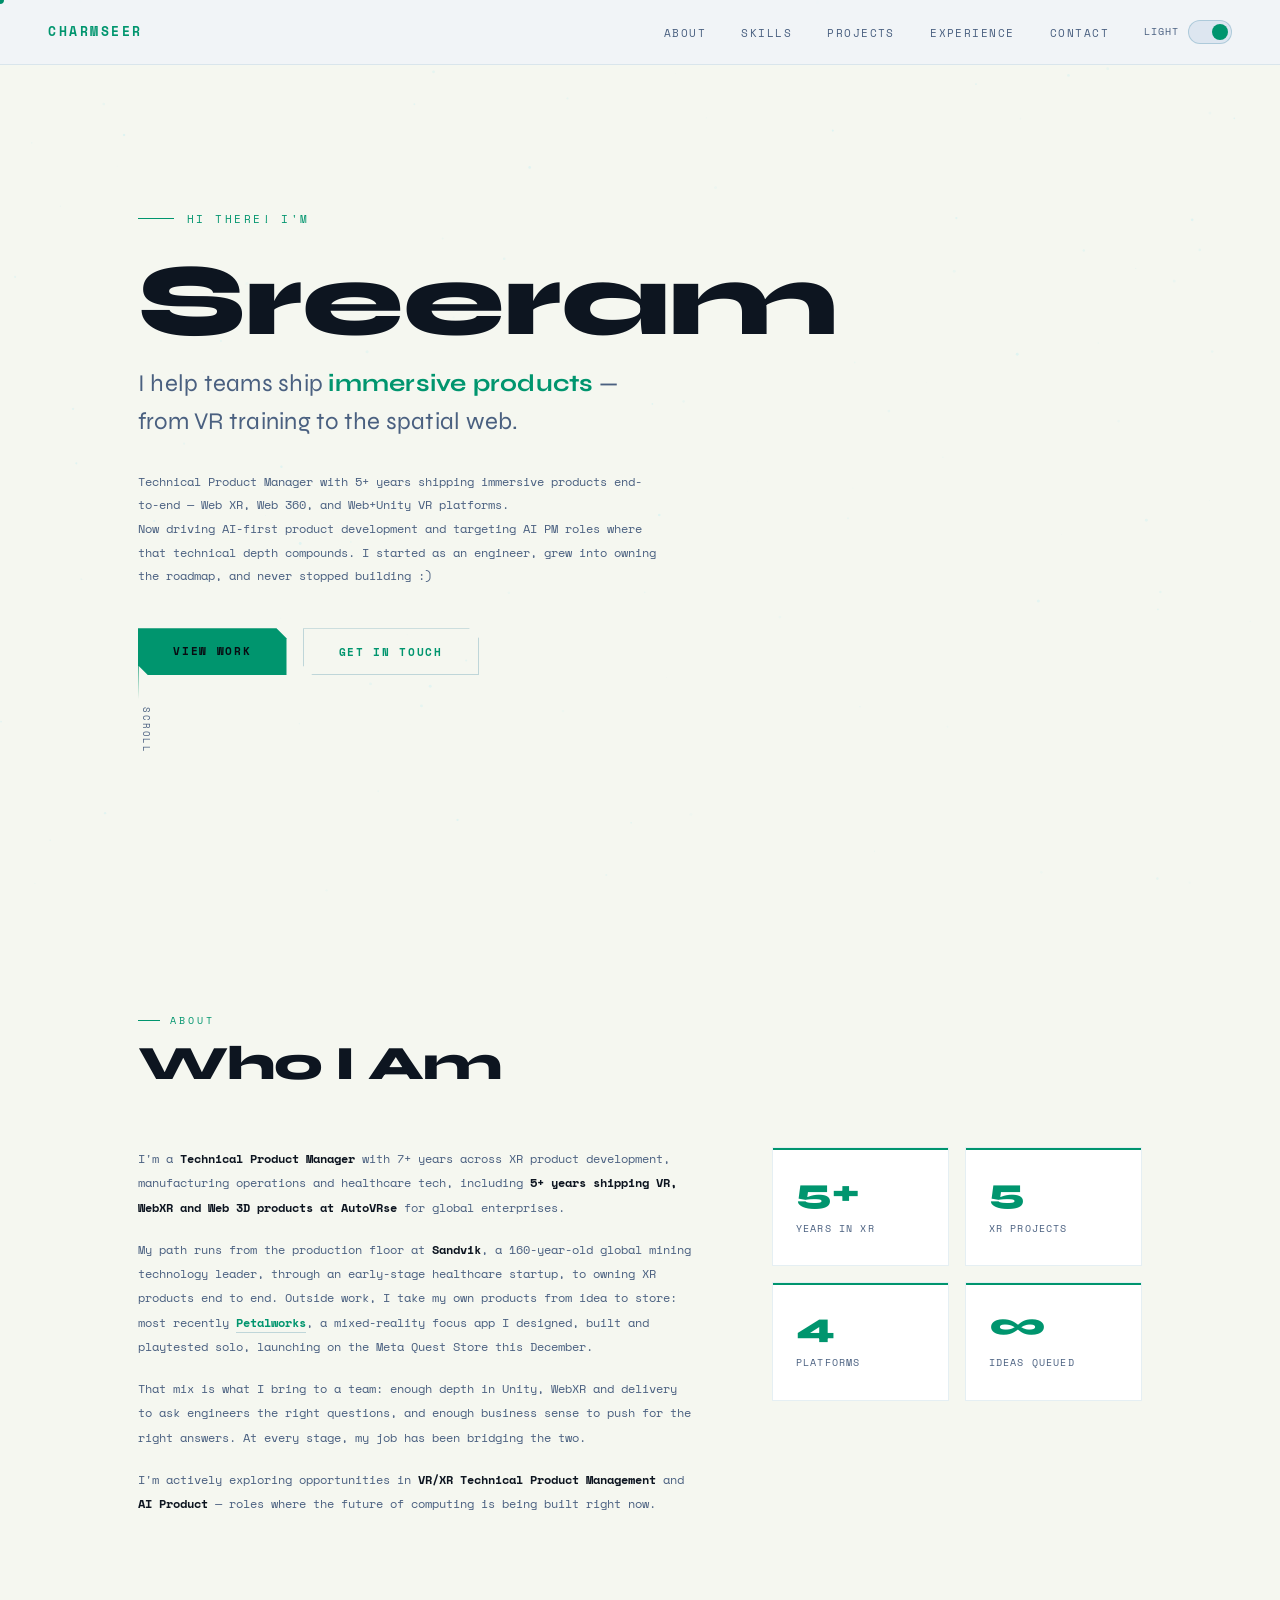
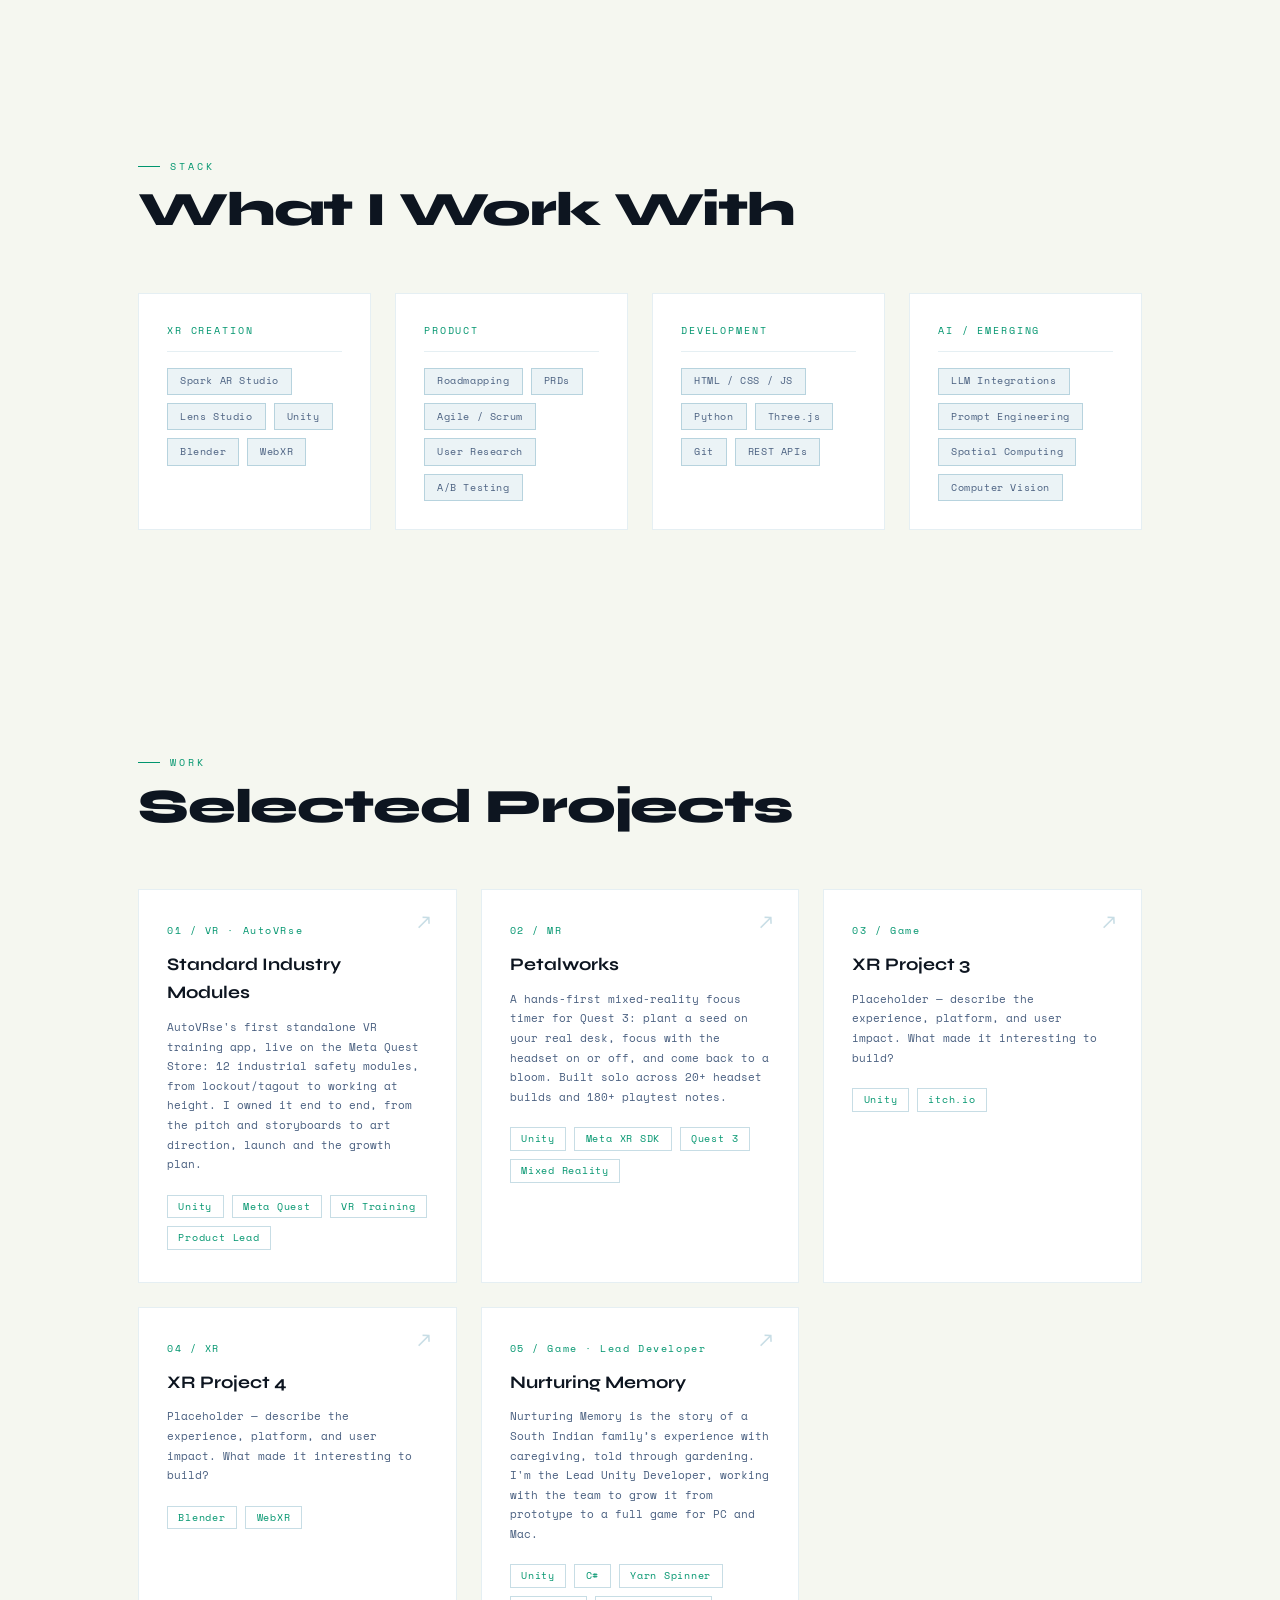
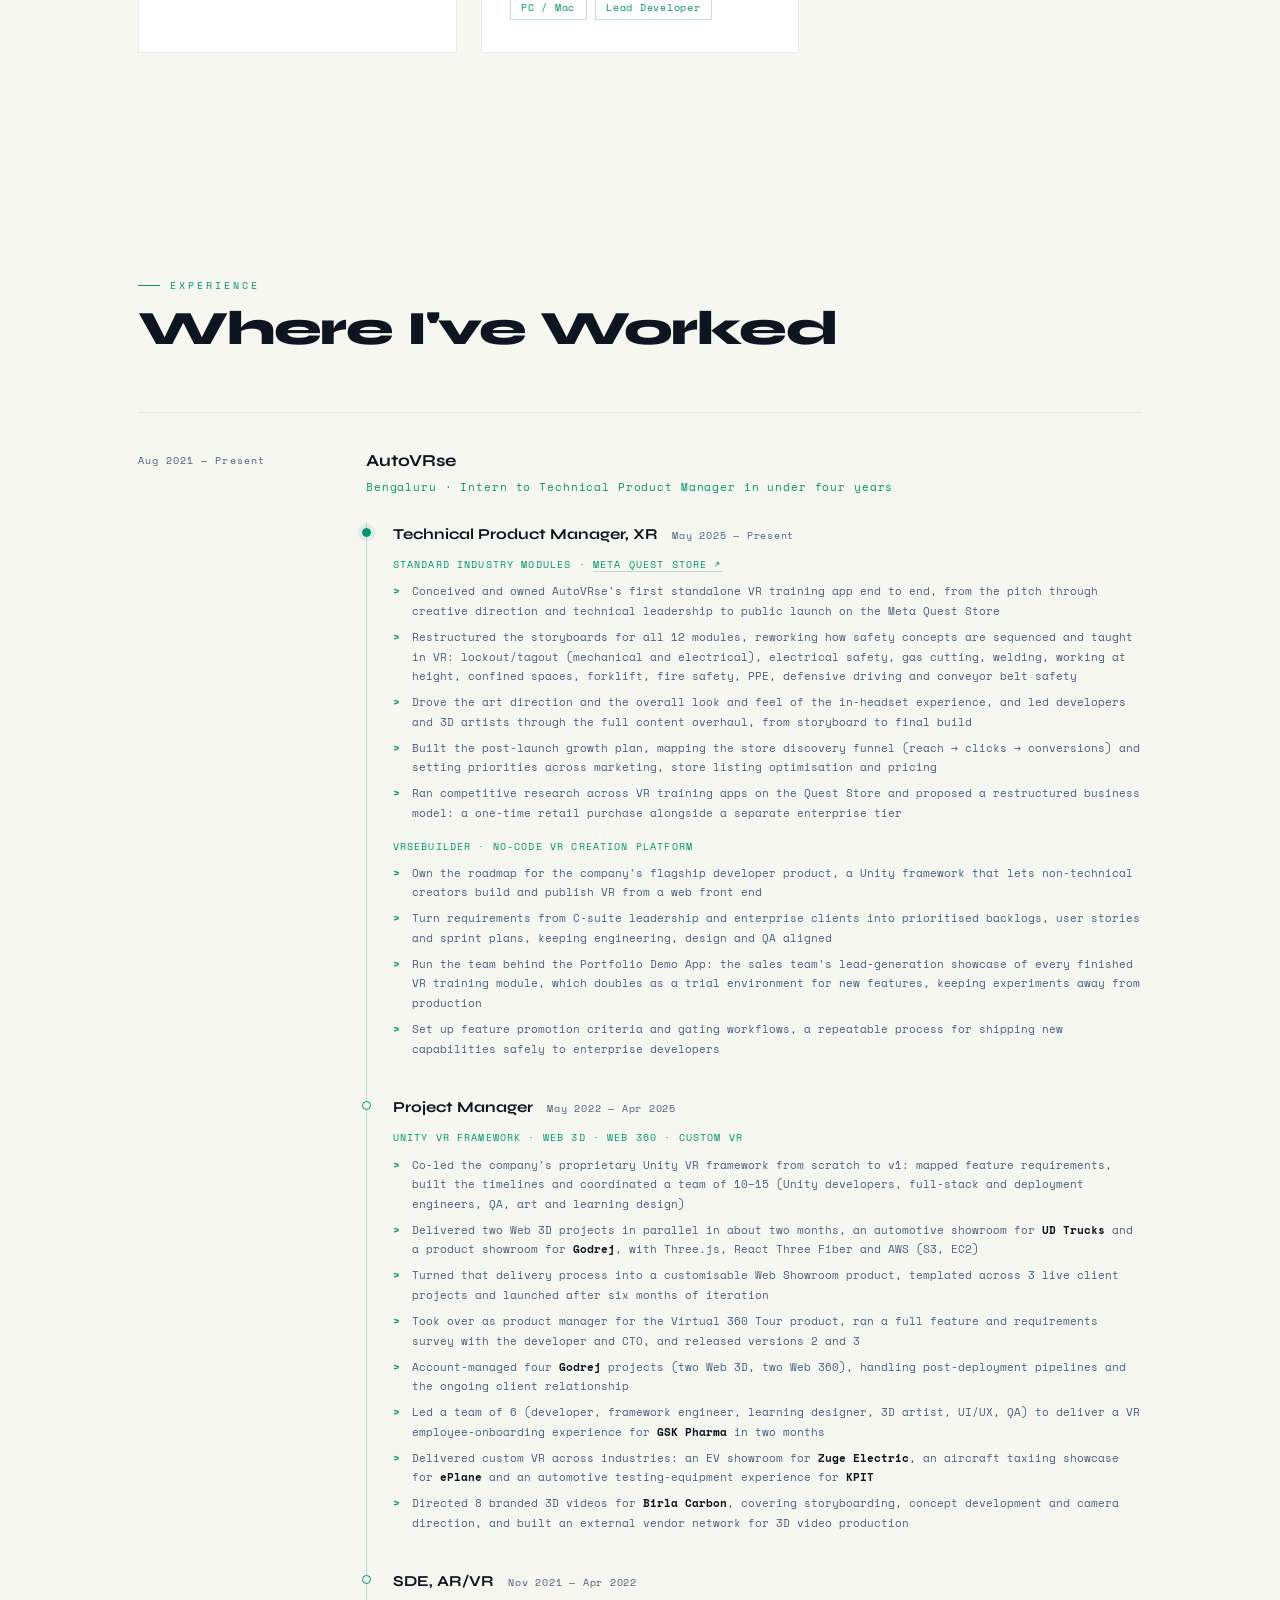
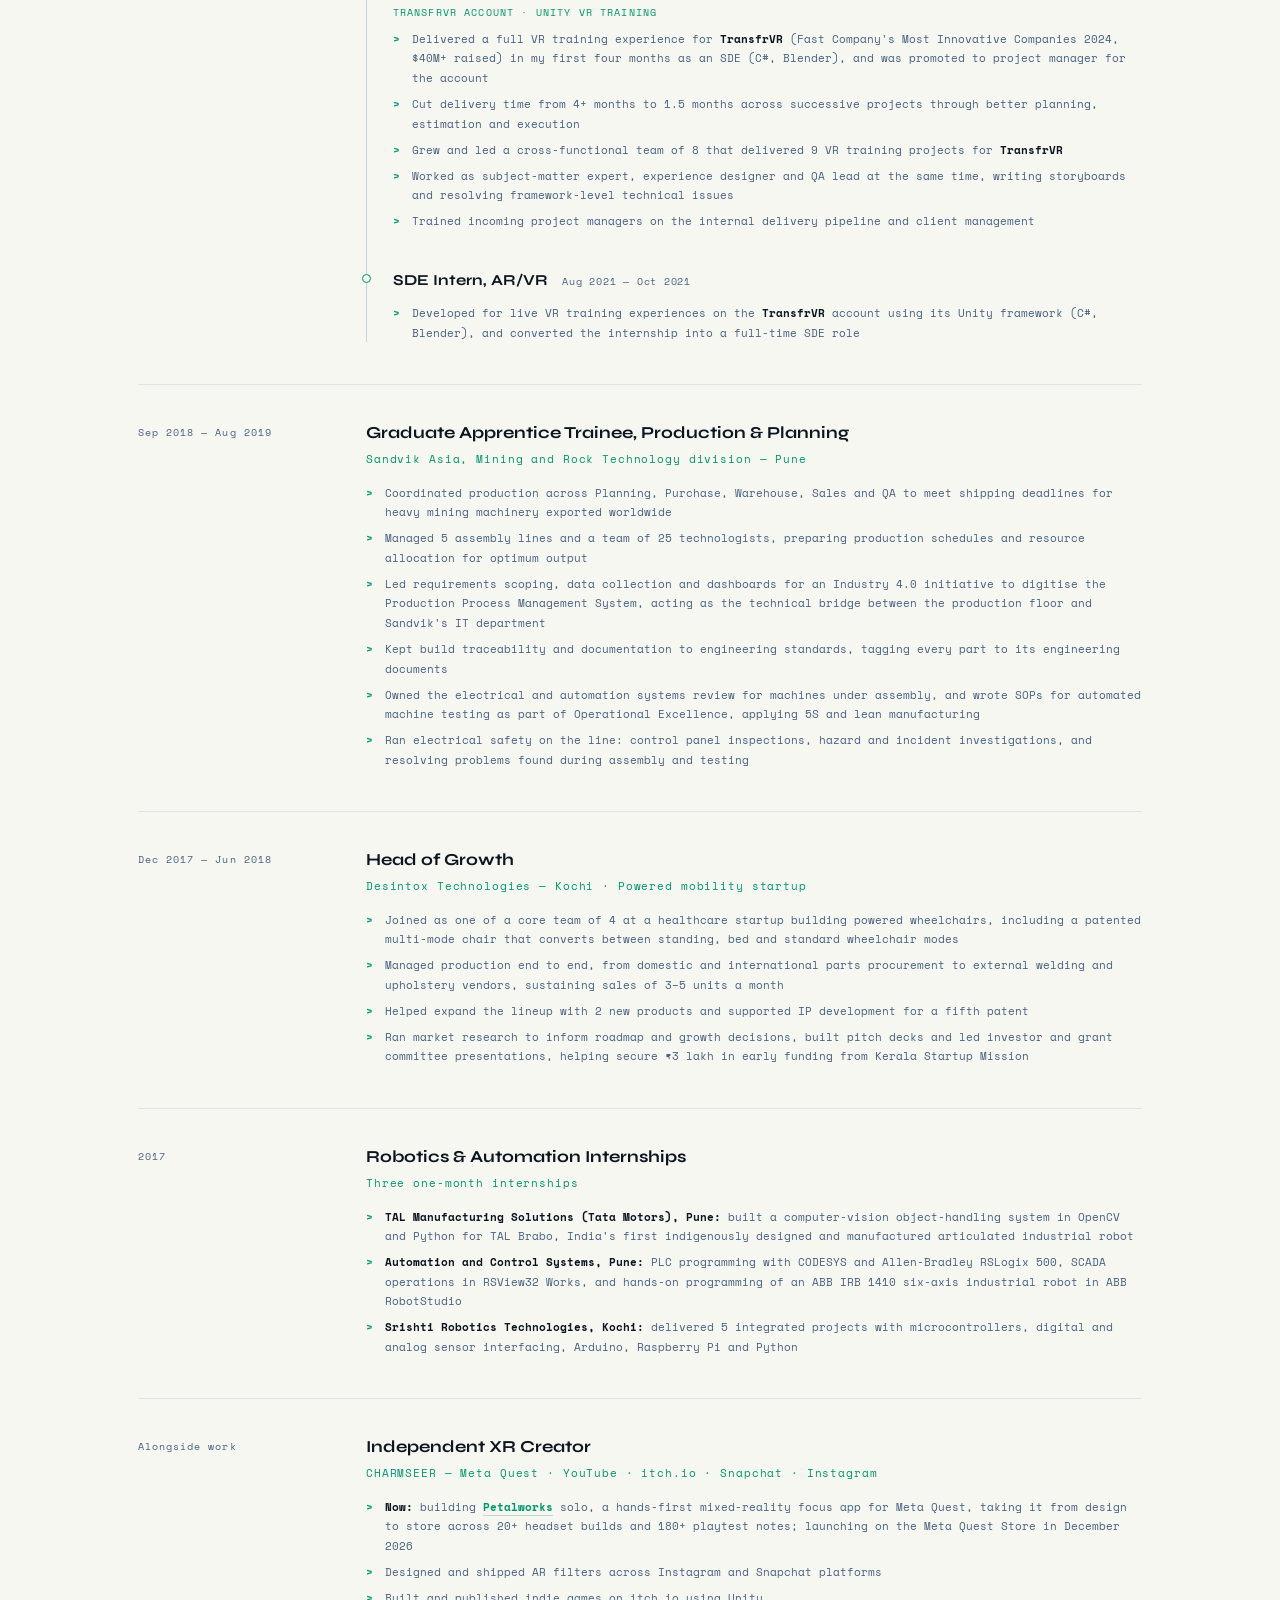
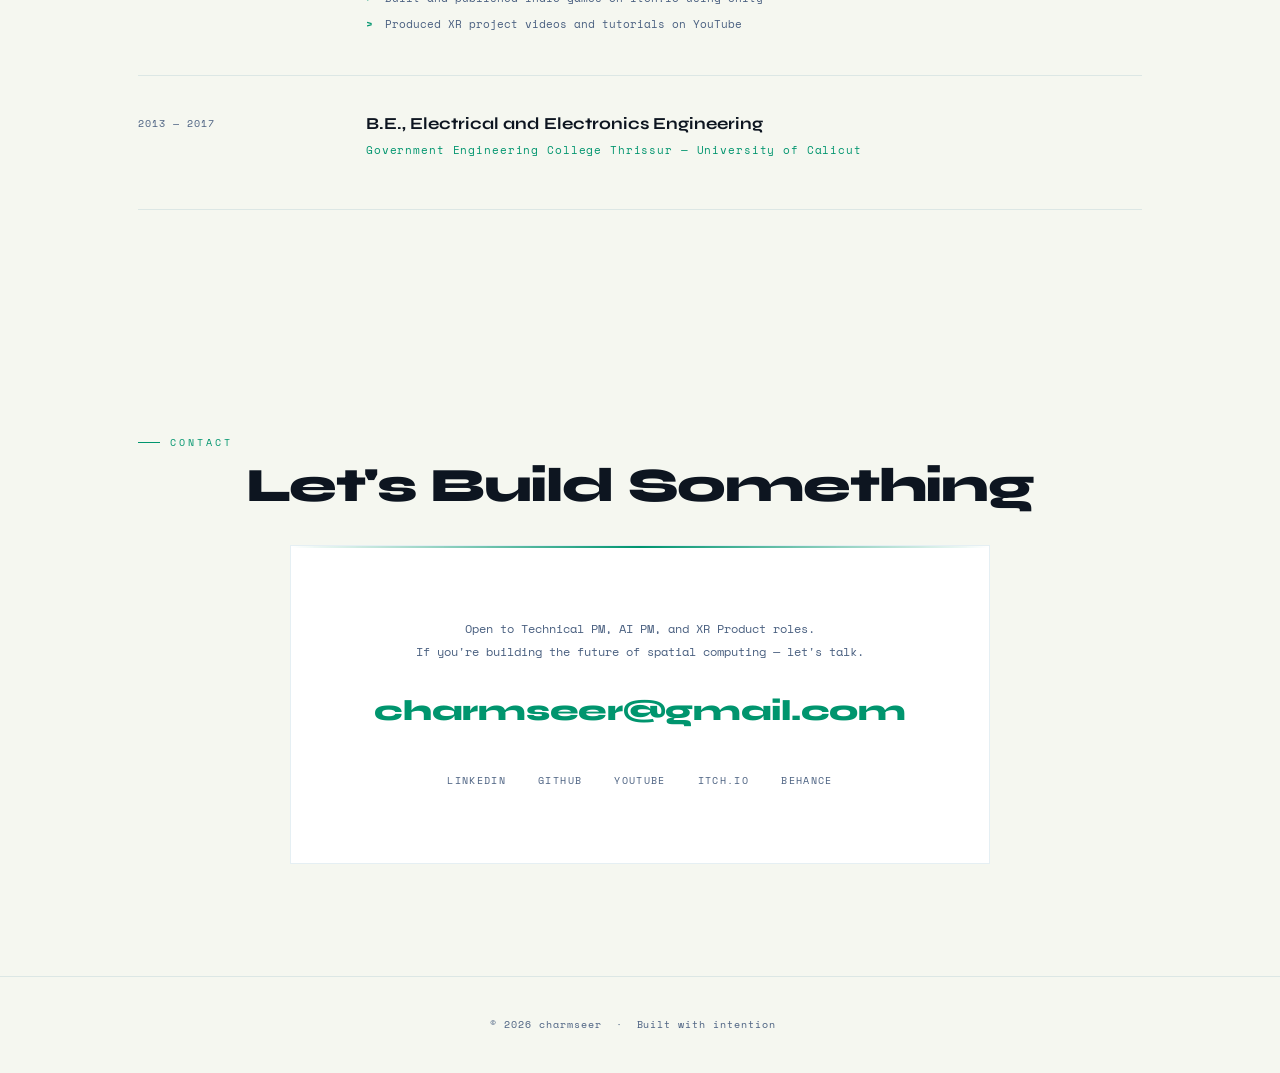
<file: index.html>
<!DOCTYPE html>
<html lang="en">
<head>
  <meta charset="utf-8"/>
  <meta name="viewport" content="width=device-width, initial-scale=1.0"/>
  <meta name="description" content="Sreeram Hrithwik — Technical Product Manager & XR Producer. Building the spatial web with AR, VR, and immersive experiences."/>
  <title>Sreeram Hrithwik — TPM & XR Producer</title>
  <link rel="shortcut icon" type="image/png" href="favicon.png"/>
  <link rel="preconnect" href="https://fonts.googleapis.com"/>
  <link href="https://fonts.googleapis.com/css2?family=Space+Mono:wght@400;700&family=Syne:wght@400;700;800&display=swap" rel="stylesheet"/>
  <link rel="stylesheet" href="style.css?v=2026-11-27d"/>
</head>
<body>

  <div class="cursor" id="cursor"></div>
  <canvas id="starfield"></canvas>

  <!-- NAV -->
  <nav id="navbar">
    <div class="nav-logo">CHARMSEER</div>
    <ul class="nav-links">
      <li><a href="#about">About</a></li>
      <li><a href="#skills">Skills</a></li>
      <li><a href="#projects">Projects</a></li>
      <li><a href="#experience">Experience</a></li>
      <li><a href="#contact">Contact</a></li>
      <li>
        <div class="toggle-wrap">
          <span class="toggle-label" id="mode-label">Dark</span>
          <div class="toggle" id="theme-toggle" role="button" aria-label="Toggle light/dark theme">
            <div class="toggle-thumb"></div>
          </div>
        </div>
      </li>
    </ul>
    <button class="nav-mobile-btn" id="nav-mobile-btn" aria-label="Open menu">&#9776;</button>
  </nav>

  <!-- MOBILE MENU -->
  <div class="mobile-menu" id="mobile-menu">
    <a href="#about" class="mobile-link">About</a>
    <a href="#skills" class="mobile-link">Skills</a>
    <a href="#projects" class="mobile-link">Projects</a>
    <a href="#experience" class="mobile-link">Experience</a>
    <a href="#contact" class="mobile-link">Contact</a>
    <div class="toggle-wrap" style="justify-content:center;margin-top:1rem;">
      <span class="toggle-label" id="mode-label-mobile">Dark</span>
      <div class="toggle" id="theme-toggle-mobile" role="button" aria-label="Toggle light/dark theme">
        <div class="toggle-thumb"></div>
      </div>
    </div>
  </div>

  <main>

    <!-- HERO -->
    <section id="hero">
      <div class="hero-tag"> Hi there! I'm </div>
      <h1 class="hero-name">Sreeram</h1>
      <h2 class="hero-title">I help teams ship <span>immersive products</span> —<br>from VR training to the spatial web.</h2>
      <p class="hero-desc">
        Technical Product Manager with 5+ years shipping immersive products end-to-end — Web XR, Web 360, and Web+Unity VR platforms.<br>
        Now driving AI-first product development and targeting AI PM roles where that technical depth compounds. I started as an engineer, grew into owning the roadmap, and never stopped building :)
      </p>
      <div class="hero-cta">
        <a href="#projects" class="btn-primary">View Work</a>
        <a href="#contact" class="btn-outline">Get in Touch</a>
      </div>
      <div class="hero-scroll-hint">
        <span class="scroll-line"></span>
        <span class="scroll-text">scroll</span>
      </div>
    </section>

    <!-- ABOUT -->
    <section id="about">
      <div class="reveal">
        <div class="section-tag">About</div>
        <h3 class="section-heading">Who I Am</h3>
      </div>
      <div class="about-grid reveal">
        <div class="about-text">
          <p>I'm a <strong>Technical Product Manager</strong> with 7+ years across XR product development, manufacturing operations and healthcare tech, including <strong>5+ years shipping VR, WebXR and Web 3D products at AutoVRse</strong> for global enterprises.</p>
          <p>My path runs from the production floor at <strong>Sandvik</strong>, a 160-year-old global mining technology leader, through an early-stage healthcare startup, to owning XR products end to end. Outside work, I take my own products from idea to store: most recently <a href="petalworks/">Petalworks</a>, a mixed-reality focus app I designed, built and playtested solo, launching on the Meta Quest Store this December.</p>
          <p>That mix is what I bring to a team: enough depth in Unity, WebXR and delivery to ask engineers the right questions, and enough business sense to push for the right answers. At every stage, my job has been bridging the two.</p>
          <p>I'm actively exploring opportunities in <strong>VR/XR Technical Product Management</strong> and <strong>AI Product</strong> — roles where the future of computing is being built right now.</p>
        </div>
        <div class="about-stats">
          <div class="stat-card">
            <span class="stat-number">5+</span>
            <span class="stat-label">Years in XR</span>
          </div>
          <div class="stat-card">
            <span class="stat-number">5</span>
            <span class="stat-label">XR Projects</span>
          </div>
          <div class="stat-card">
            <span class="stat-number">4</span>
            <span class="stat-label">Platforms</span>
          </div>
          <div class="stat-card">
            <span class="stat-number">∞</span>
            <span class="stat-label">Ideas Queued</span>
          </div>
        </div>
      </div>
    </section>

    <!-- SKILLS -->
    <section id="skills">
      <div class="reveal">
        <div class="section-tag">Stack</div>
        <h3 class="section-heading">What I Work With</h3>
      </div>
      <div class="skills-grid reveal">
        <div class="skill-group">
          <div class="skill-group-title">XR Creation</div>
          <div class="skill-tags">
            <span class="skill-tag">Spark AR Studio</span>
            <span class="skill-tag">Lens Studio</span>
            <span class="skill-tag">Unity</span>
            <span class="skill-tag">Blender</span>
            <span class="skill-tag">WebXR</span>
          </div>
        </div>
        <div class="skill-group">
          <div class="skill-group-title">Product</div>
          <div class="skill-tags">
            <span class="skill-tag">Roadmapping</span>
            <span class="skill-tag">PRDs</span>
            <span class="skill-tag">Agile / Scrum</span>
            <span class="skill-tag">User Research</span>
            <span class="skill-tag">A/B Testing</span>
          </div>
        </div>
        <div class="skill-group">
          <div class="skill-group-title">Development</div>
          <div class="skill-tags">
            <span class="skill-tag">HTML / CSS / JS</span>
            <span class="skill-tag">Python</span>
            <span class="skill-tag">Three.js</span>
            <span class="skill-tag">Git</span>
            <span class="skill-tag">REST APIs</span>
          </div>
        </div>
        <div class="skill-group">
          <div class="skill-group-title">AI / Emerging</div>
          <div class="skill-tags">
            <span class="skill-tag">LLM Integrations</span>
            <span class="skill-tag">Prompt Engineering</span>
            <span class="skill-tag">Spatial Computing</span>
            <span class="skill-tag">Computer Vision</span>
          </div>
        </div>
      </div>
    </section>

    <!-- PROJECTS -->
    <section id="projects">
      <div class="reveal">
        <div class="section-tag">Work</div>
        <h3 class="section-heading">Selected Projects</h3>
      </div>
      <div class="projects-grid reveal">

        <a href="standard-industry-modules/" class="project-card">
          <span class="project-num">01 / VR · AutoVRse</span>
          <div class="project-arrow">&#8599;</div>
          <div class="project-name">Standard Industry Modules</div>
          <p class="project-desc">AutoVRse's first standalone VR training app, live on the Meta Quest Store: 12 industrial safety modules, from lockout/tagout to working at height. I owned it end to end, from the pitch and storyboards to art direction, launch and the growth plan.</p>
          <div class="project-tags">
            <span class="project-tag">Unity</span>
            <span class="project-tag">Meta Quest</span>
            <span class="project-tag">VR Training</span>
            <span class="project-tag">Product Lead</span>
          </div>
        </a>

        <a href="petalworks/" class="project-card">
          <span class="project-num">02 / MR</span>
          <div class="project-arrow">&#8599;</div>
          <div class="project-name">Petalworks</div>
          <p class="project-desc">A hands-first mixed-reality focus timer for Quest 3: plant a seed on your real desk, focus with the headset on or off, and come back to a bloom. Built solo across 20+ headset builds and 180+ playtest notes.</p>
          <div class="project-tags">
            <span class="project-tag">Unity</span>
            <span class="project-tag">Meta XR SDK</span>
            <span class="project-tag">Quest 3</span>
            <span class="project-tag">Mixed Reality</span>
          </div>
        </a>

        <div class="project-card">
          <span class="project-num">03 / Game</span>
          <div class="project-arrow">&#8599;</div>
          <div class="project-name">XR Project 3</div>
          <p class="project-desc">Placeholder — describe the experience, platform, and user impact. What made it interesting to build?</p>
          <div class="project-tags">
            <span class="project-tag">Unity</span>
            <span class="project-tag">itch.io</span>
          </div>
        </div>

        <div class="project-card">
          <span class="project-num">04 / XR</span>
          <div class="project-arrow">&#8599;</div>
          <div class="project-name">XR Project 4</div>
          <p class="project-desc">Placeholder — describe the experience, platform, and user impact. What made it interesting to build?</p>
          <div class="project-tags">
            <span class="project-tag">Blender</span>
            <span class="project-tag">WebXR</span>
          </div>
        </div>

        <a href="nurturing-memory/" class="project-card">
          <span class="project-num">05 / Game · Lead Developer</span>
          <div class="project-arrow">&#8599;</div>
          <div class="project-name">Nurturing Memory</div>
          <p class="project-desc">Nurturing Memory is the story of a South Indian family’s experience with caregiving, told through gardening. I'm the Lead Unity Developer, working with the team to grow it from prototype to a full game for PC and Mac.</p>
          <div class="project-tags">
            <span class="project-tag">Unity</span>
            <span class="project-tag">C#</span>
            <span class="project-tag">Yarn Spinner</span>
            <span class="project-tag">PC / Mac</span>
            <span class="project-tag">Lead Developer</span>
          </div>
        </a>

      </div>
    </section>

    <!-- EXPERIENCE -->
    <section id="experience">
      <div class="reveal">
        <div class="section-tag">Experience</div>
        <h3 class="section-heading">Where I've Worked</h3>
      </div>
      <div class="exp-list reveal">

        <!-- AutoVRse: one company, four roles shown as a ladder (newest first) -->
        <div class="exp-item">
          <div class="exp-period">Aug 2021 — Present</div>
          <div class="exp-content">
            <div class="exp-role">AutoVRse</div>
            <div class="exp-company">Bengaluru · Intern to Technical Product Manager in under four years</div>

            <div class="exp-ladder">

              <div class="exp-step exp-step-current">
                <div class="exp-step-head">
                  <span class="exp-step-title">Technical Product Manager, XR</span>
                  <span class="exp-step-date">May 2025 — Present</span>
                </div>

                <div class="exp-project">Standard Industry Modules · <a href="https://www.meta.com/en-gb/experiences/autovrse-standard-industry-modules/1046743811173548/" target="_blank" rel="noopener">Meta Quest Store &#8599;</a></div>
                <ul class="exp-bullets">
                  <li>Conceived and owned AutoVRse's first standalone VR training app end to end, from the pitch through creative direction and technical leadership to public launch on the Meta Quest Store</li>
                  <li>Restructured the storyboards for all 12 modules, reworking how safety concepts are sequenced and taught in VR: lockout/tagout (mechanical and electrical), electrical safety, gas cutting, welding, working at height, confined spaces, forklift, fire safety, PPE, defensive driving and conveyor belt safety</li>
                  <li>Drove the art direction and the overall look and feel of the in-headset experience, and led developers and 3D artists through the full content overhaul, from storyboard to final build</li>
                  <li>Built the post-launch growth plan, mapping the store discovery funnel (reach → clicks → conversions) and setting priorities across marketing, store listing optimisation and pricing</li>
                  <li>Ran competitive research across VR training apps on the Quest Store and proposed a restructured business model: a one-time retail purchase alongside a separate enterprise tier</li>
                </ul>

                <div class="exp-project">VRsebuilder · No-code VR creation platform</div>
                <ul class="exp-bullets">
                  <li>Own the roadmap for the company's flagship developer product, a Unity framework that lets non-technical creators build and publish VR from a web front end</li>
                  <li>Turn requirements from C-suite leadership and enterprise clients into prioritised backlogs, user stories and sprint plans, keeping engineering, design and QA aligned</li>
                  <li>Run the team behind the Portfolio Demo App: the sales team's lead-generation showcase of every finished VR training module, which doubles as a trial environment for new features, keeping experiments away from production</li>
                  <li>Set up feature promotion criteria and gating workflows, a repeatable process for shipping new capabilities safely to enterprise developers</li>
                </ul>
              </div>

              <div class="exp-step">
                <div class="exp-step-head">
                  <span class="exp-step-title">Project Manager</span>
                  <span class="exp-step-date">May 2022 — Apr 2025</span>
                </div>
                <div class="exp-project">Unity VR framework · Web 3D · Web 360 · Custom VR</div>
                <ul class="exp-bullets">
                  <li>Co-led the company's proprietary Unity VR framework from scratch to v1: mapped feature requirements, built the timelines and coordinated a team of 10–15 (Unity developers, full-stack and deployment engineers, QA, art and learning design)</li>
                  <li>Delivered two Web 3D projects in parallel in about two months, an automotive showroom for <strong>UD Trucks</strong> and a product showroom for <strong>Godrej</strong>, with Three.js, React Three Fiber and AWS (S3, EC2)</li>
                  <li>Turned that delivery process into a customisable Web Showroom product, templated across 3 live client projects and launched after six months of iteration</li>
                  <li>Took over as product manager for the Virtual 360 Tour product, ran a full feature and requirements survey with the developer and CTO, and released versions 2 and 3</li>
                  <li>Account-managed four <strong>Godrej</strong> projects (two Web 3D, two Web 360), handling post-deployment pipelines and the ongoing client relationship</li>
                  <li>Led a team of 6 (developer, framework engineer, learning designer, 3D artist, UI/UX, QA) to deliver a VR employee-onboarding experience for <strong>GSK Pharma</strong> in two months</li>
                  <li>Delivered custom VR across industries: an EV showroom for <strong>Zuge Electric</strong>, an aircraft taxiing showcase for <strong>ePlane</strong> and an automotive testing-equipment experience for <strong>KPIT</strong></li>
                  <li>Directed 8 branded 3D videos for <strong>Birla Carbon</strong>, covering storyboarding, concept development and camera direction, and built an external vendor network for 3D video production</li>
                </ul>
              </div>

              <div class="exp-step">
                <div class="exp-step-head">
                  <span class="exp-step-title">SDE, AR/VR</span>
                  <span class="exp-step-date">Nov 2021 — Apr 2022</span>
                </div>
                <div class="exp-project">TransfrVR account · Unity VR training</div>
                <ul class="exp-bullets">
                  <li>Delivered a full VR training experience for <strong>TransfrVR</strong> (Fast Company's Most Innovative Companies 2024, $40M+ raised) in my first four months as an SDE (C#, Blender), and was promoted to project manager for the account</li>
                  <li>Cut delivery time from 4+ months to 1.5 months across successive projects through better planning, estimation and execution</li>
                  <li>Grew and led a cross-functional team of 8 that delivered 9 VR training projects for <strong>TransfrVR</strong></li>
                  <li>Worked as subject-matter expert, experience designer and QA lead at the same time, writing storyboards and resolving framework-level technical issues</li>
                  <li>Trained incoming project managers on the internal delivery pipeline and client management</li>
                </ul>
              </div>

              <div class="exp-step">
                <div class="exp-step-head">
                  <span class="exp-step-title">SDE Intern, AR/VR</span>
                  <span class="exp-step-date">Aug 2021 — Oct 2021</span>
                </div>
                <ul class="exp-bullets">
                  <li>Developed for live VR training experiences on the <strong>TransfrVR</strong> account using its Unity framework (C#, Blender), and converted the internship into a full-time SDE role</li>
                </ul>
              </div>

            </div>
          </div>
        </div>

        <div class="exp-item">
          <div class="exp-period">Sep 2018 — Aug 2019</div>
          <div class="exp-content">
            <div class="exp-role">Graduate Apprentice Trainee, Production &amp; Planning</div>
            <div class="exp-company">Sandvik Asia, Mining and Rock Technology division — Pune</div>
            <ul class="exp-bullets">
              <li>Coordinated production across Planning, Purchase, Warehouse, Sales and QA to meet shipping deadlines for heavy mining machinery exported worldwide</li>
              <li>Managed 5 assembly lines and a team of 25 technologists, preparing production schedules and resource allocation for optimum output</li>
              <li>Led requirements scoping, data collection and dashboards for an Industry 4.0 initiative to digitise the Production Process Management System, acting as the technical bridge between the production floor and Sandvik's IT department</li>
              <li>Kept build traceability and documentation to engineering standards, tagging every part to its engineering documents</li>
              <li>Owned the electrical and automation systems review for machines under assembly, and wrote SOPs for automated machine testing as part of Operational Excellence, applying 5S and lean manufacturing</li>
              <li>Ran electrical safety on the line: control panel inspections, hazard and incident investigations, and resolving problems found during assembly and testing</li>
            </ul>
          </div>
        </div>

        <div class="exp-item">
          <div class="exp-period">Dec 2017 — Jun 2018</div>
          <div class="exp-content">
            <div class="exp-role">Head of Growth</div>
            <div class="exp-company">Desintox Technologies — Kochi · Powered mobility startup</div>
            <ul class="exp-bullets">
              <li>Joined as one of a core team of 4 at a healthcare startup building powered wheelchairs, including a patented multi-mode chair that converts between standing, bed and standard wheelchair modes</li>
              <li>Managed production end to end, from domestic and international parts procurement to external welding and upholstery vendors, sustaining sales of 3–5 units a month</li>
              <li>Helped expand the lineup with 2 new products and supported IP development for a fifth patent</li>
              <li>Ran market research to inform roadmap and growth decisions, built pitch decks and led investor and grant committee presentations, helping secure ₹3 lakh in early funding from Kerala Startup Mission</li>
            </ul>
          </div>
        </div>

        <div class="exp-item">
          <div class="exp-period">2017</div>
          <div class="exp-content">
            <div class="exp-role">Robotics &amp; Automation Internships</div>
            <div class="exp-company">Three one-month internships</div>
            <ul class="exp-bullets">
              <li><strong>TAL Manufacturing Solutions (Tata Motors), Pune:</strong> built a computer-vision object-handling system in OpenCV and Python for TAL Brabo, India's first indigenously designed and manufactured articulated industrial robot</li>
              <li><strong>Automation and Control Systems, Pune:</strong> PLC programming with CODESYS and Allen-Bradley RSLogix 500, SCADA operations in RSView32 Works, and hands-on programming of an ABB IRB 1410 six-axis industrial robot in ABB RobotStudio</li>
              <li><strong>Srishti Robotics Technologies, Kochi:</strong> delivered 5 integrated projects with microcontrollers, digital and analog sensor interfacing, Arduino, Raspberry Pi and Python</li>
            </ul>
          </div>
        </div>

        <div class="exp-item">
          <div class="exp-period">Alongside work</div>
          <div class="exp-content">
            <div class="exp-role">Independent XR Creator</div>
            <div class="exp-company">CHARMSEER — Meta Quest · YouTube · itch.io · Snapchat · Instagram</div>
            <ul class="exp-bullets">
              <li><strong>Now:</strong> building <a href="petalworks/">Petalworks</a> solo, a hands-first mixed-reality focus app for Meta Quest, taking it from design to store across 20+ headset builds and 180+ playtest notes; launching on the Meta Quest Store in December 2026</li>
              <li>Designed and shipped AR filters across Instagram and Snapchat platforms</li>
              <li>Built and published indie games on itch.io using Unity</li>
              <li>Produced XR project videos and tutorials on YouTube</li>
            </ul>
          </div>
        </div>

        <div class="exp-item">
          <div class="exp-period">2013 — 2017</div>
          <div class="exp-content">
            <div class="exp-role">B.E., Electrical and Electronics Engineering</div>
            <div class="exp-company">Government Engineering College Thrissur — University of Calicut</div>
          </div>
        </div>

      </div>
    </section>

    <!-- CONTACT -->
    <section id="contact">
      <div class="reveal">
        <div class="section-tag">Contact</div>
        <h3 class="section-heading">Let's Build Something</h3>
        <div class="contact-inner">
          <p class="contact-sub">
            Open to Technical PM, AI PM, and XR Product roles.<br>
            If you're building the future of spatial computing — let's talk.
          </p>
          <a href="mailto:charmseer@gmail.com" class="contact-email">charmseer@gmail.com</a>
          <ul class="socials">
            <li><a href="https://www.linkedin.com/in/sreeram-hrithwik/" target="_blank" rel="noopener">LinkedIn</a></li>
            <li><a href="https://github.com/charmseer" target="_blank" rel="noopener">GitHub</a></li>
            <li><a href="https://www.youtube.com/channel/UCFRmp2Rfzau80TyzDO3rfqA" target="_blank" rel="noopener">YouTube</a></li>
            <li><a href="https://charmseer.itch.io/" target="_blank" rel="noopener">itch.io</a></li>
            <li><a href="https://www.behance.net/charmseer" target="_blank" rel="noopener">Behance</a></li>
          </ul>
        </div>
      </div>
    </section>

  </main>

  <footer>
    <span>© 2026 charmseer &nbsp;·&nbsp; Built with intention &nbsp;</span>
  </footer>

  <script src="script.js?v=2026-11-27d"></script>
</body>
</html>
</file>
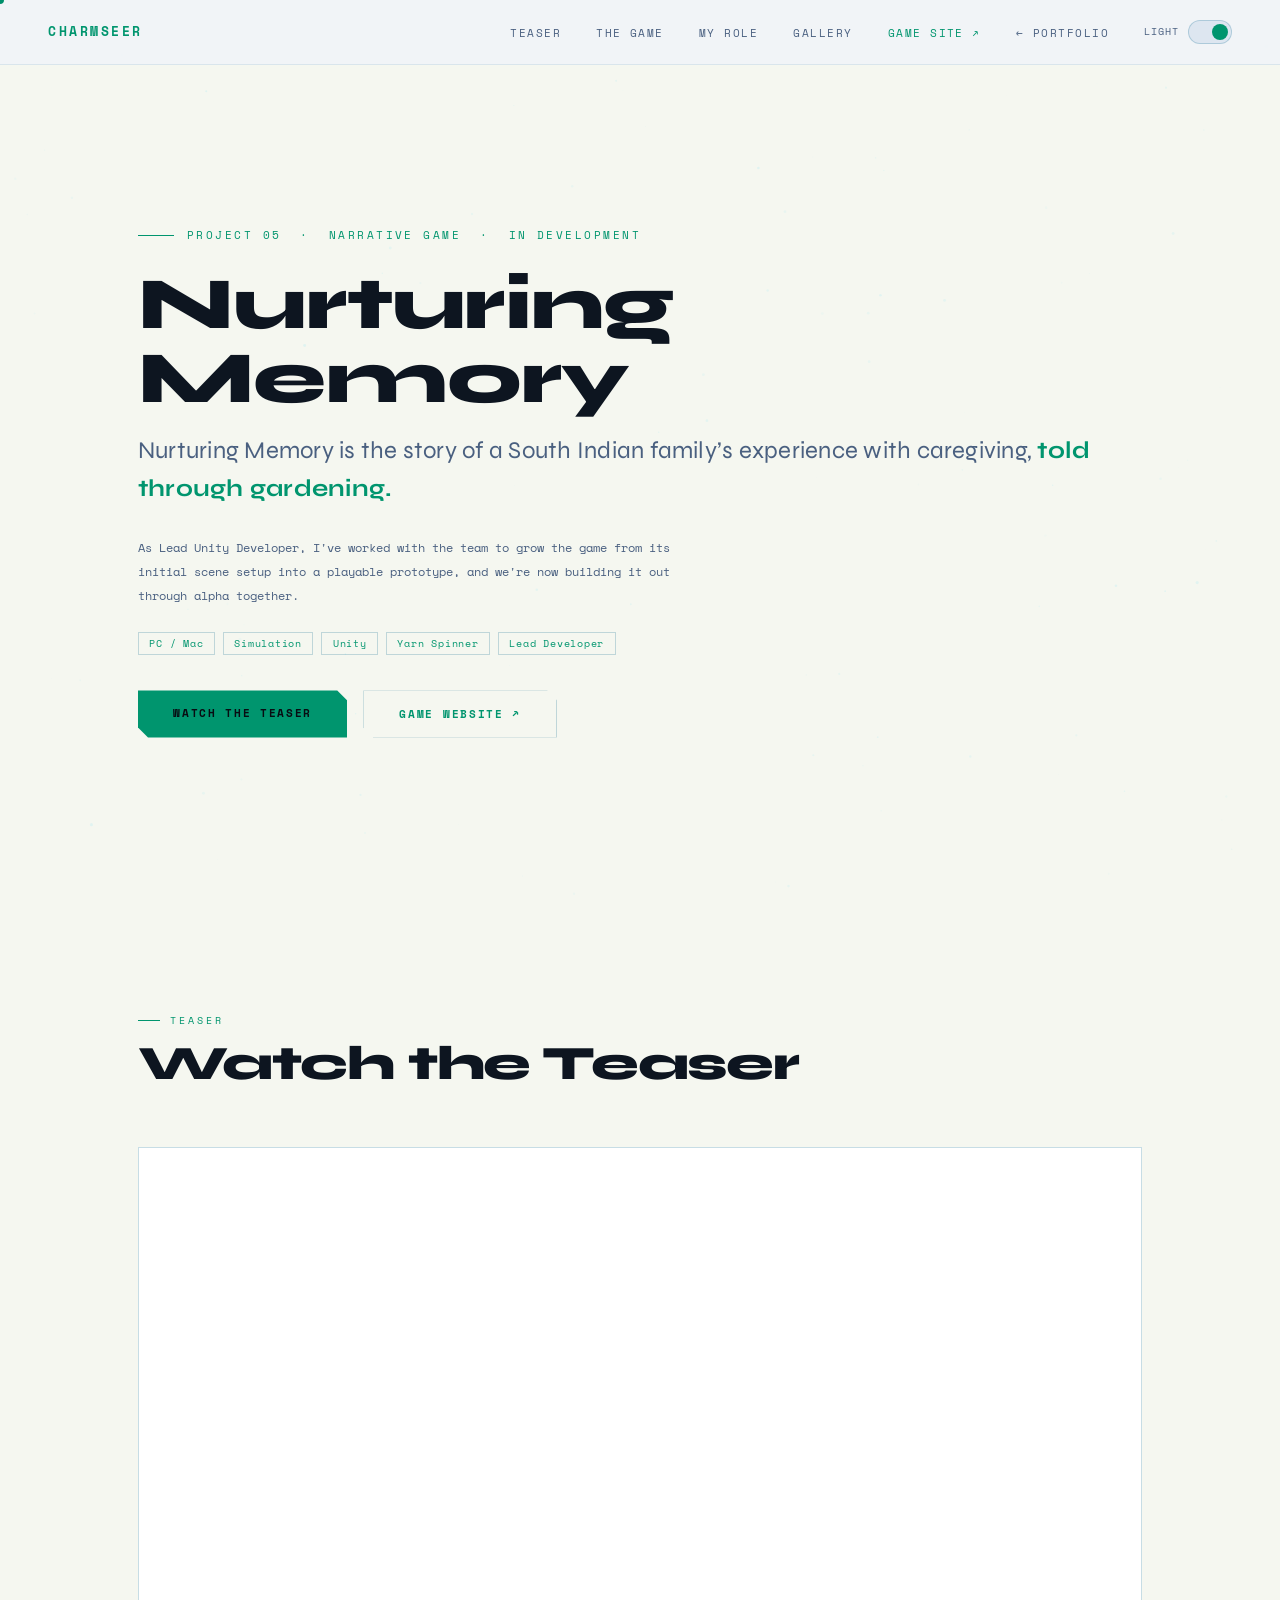
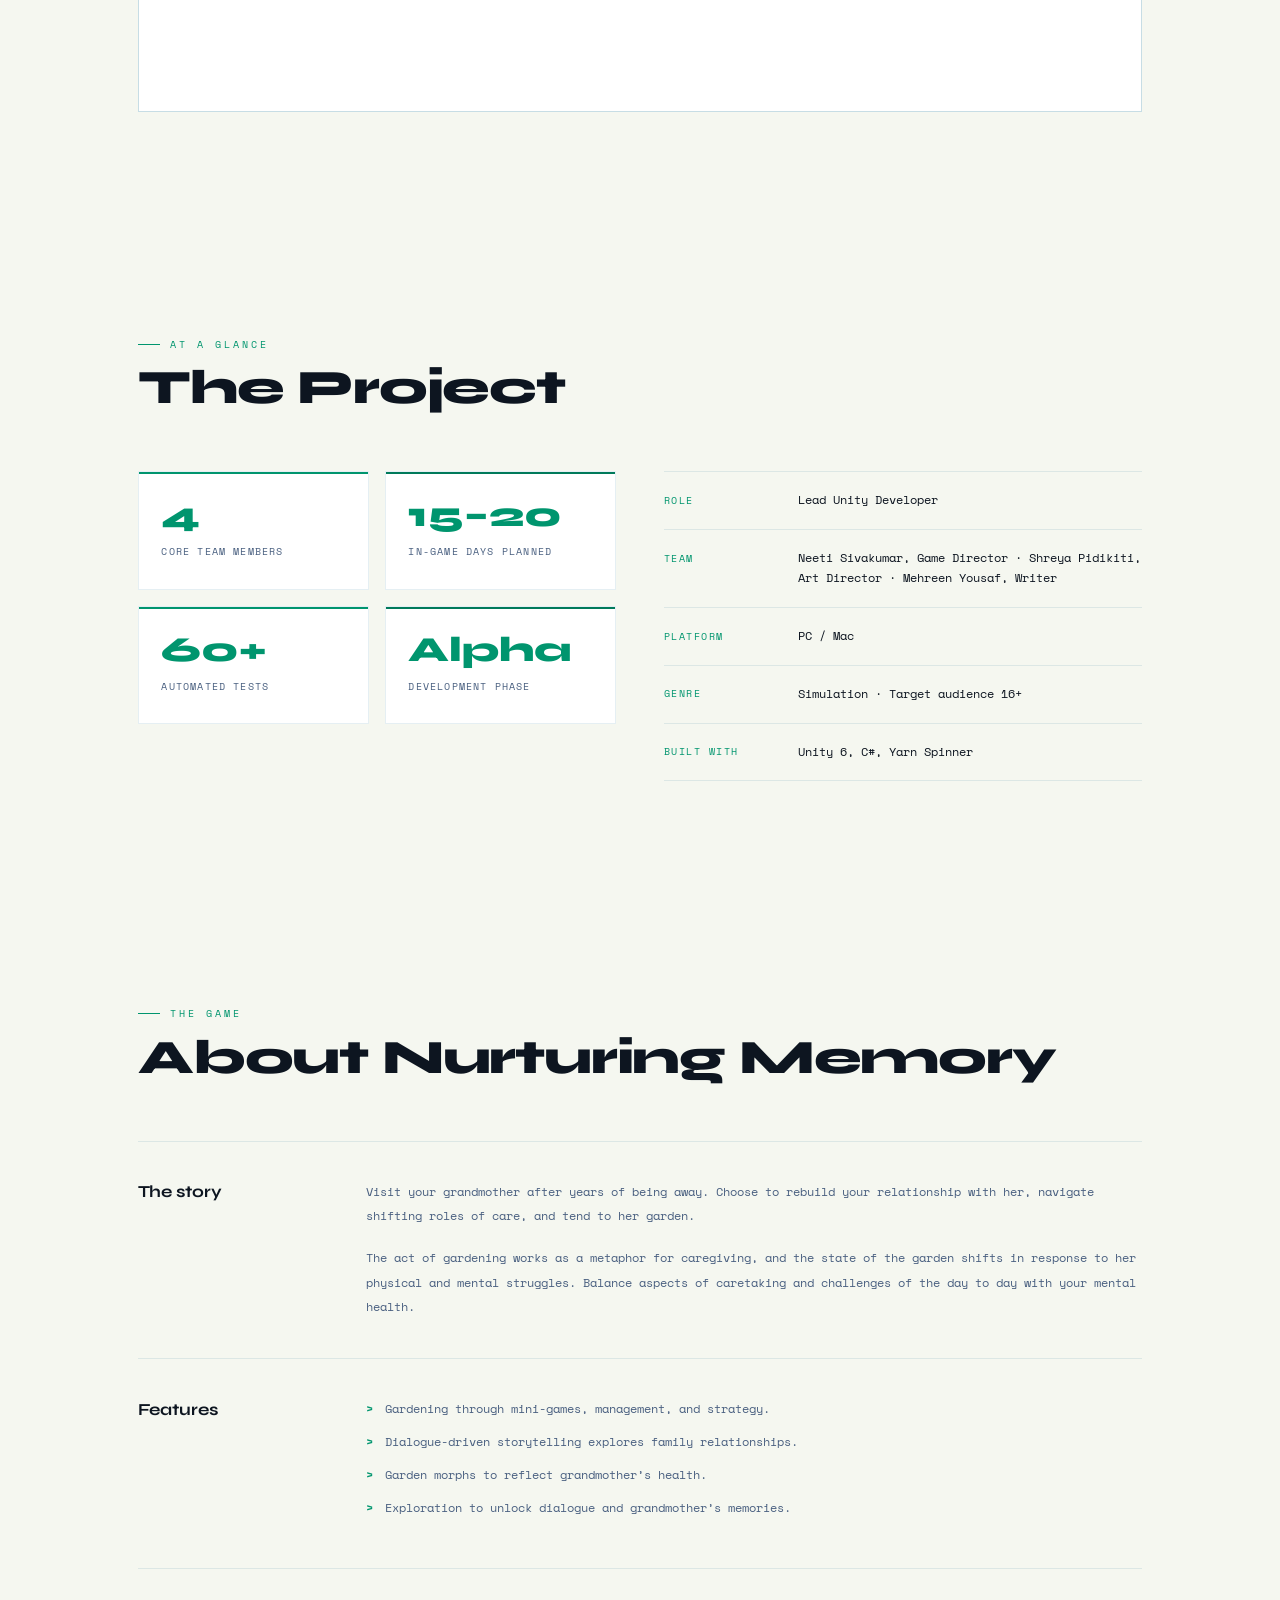
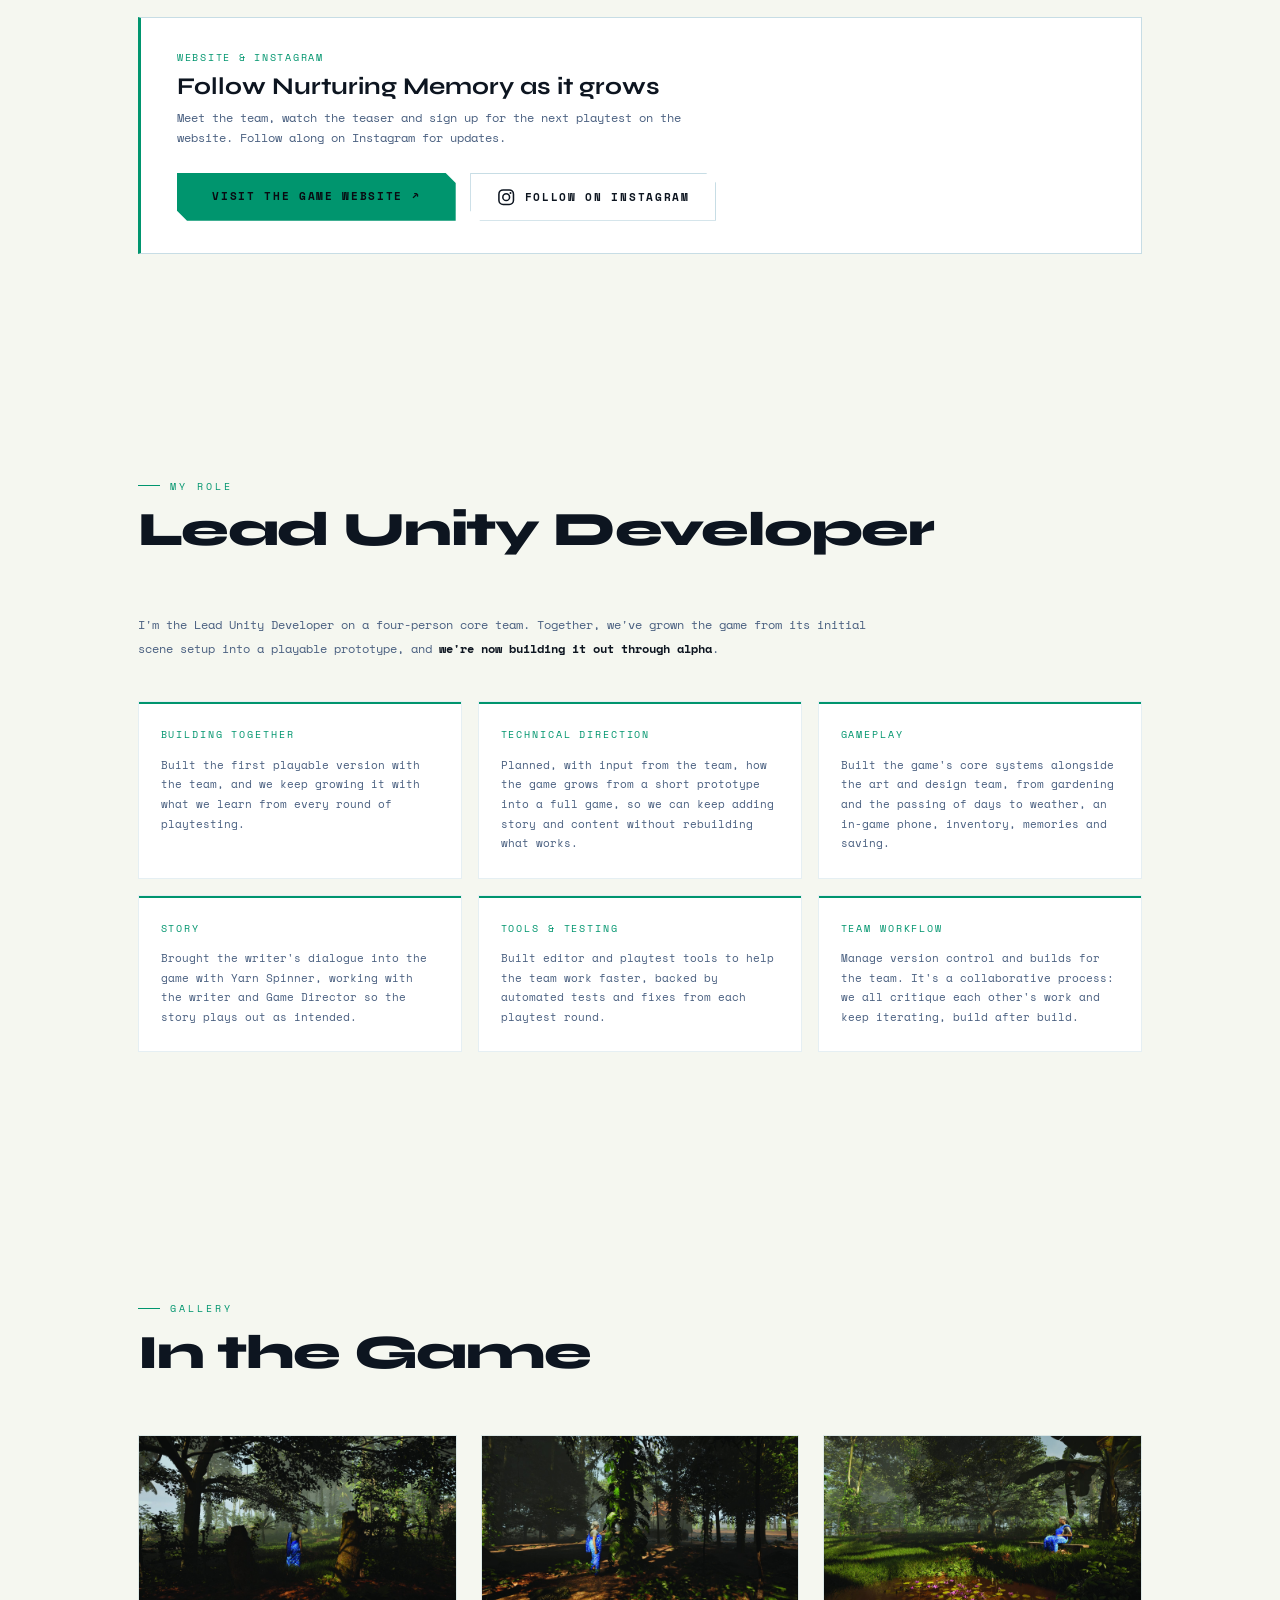
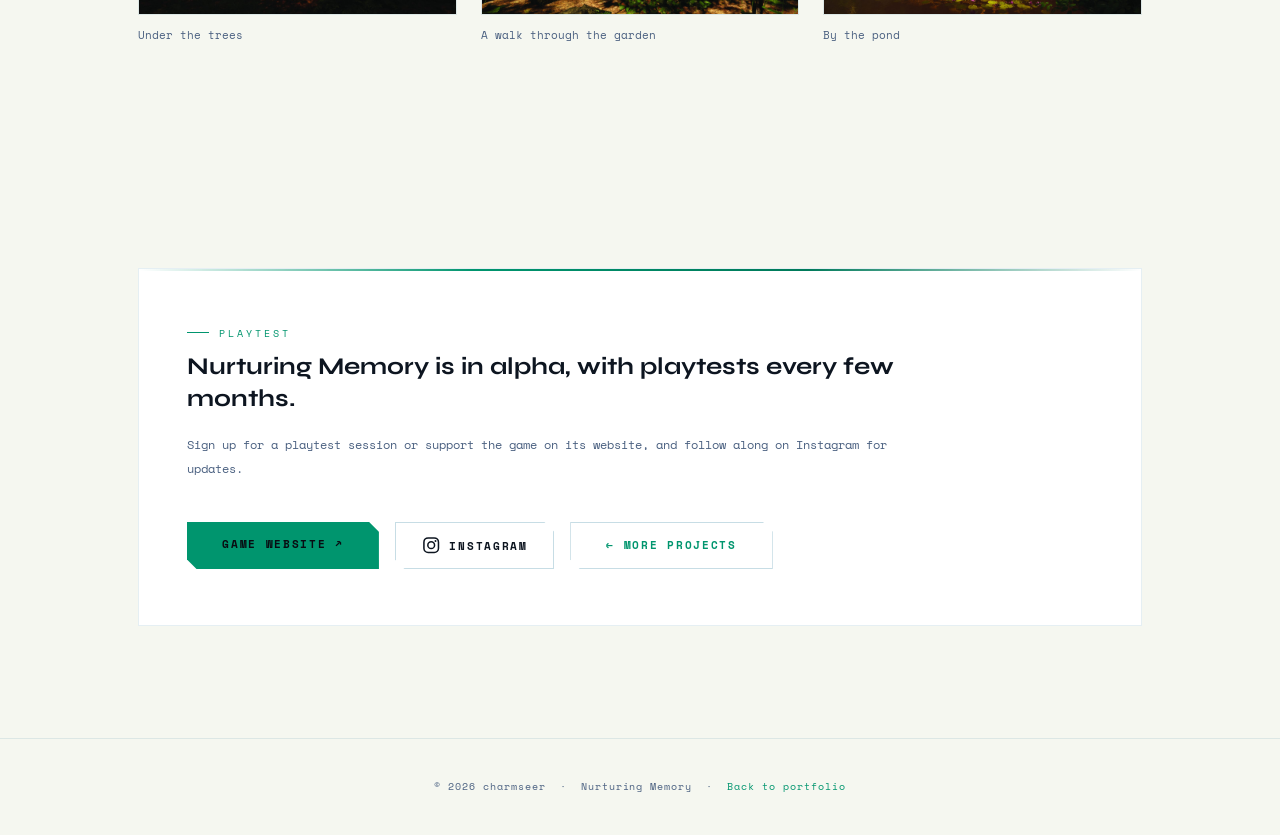
<file: nurturing-memory/index.html>
<!DOCTYPE html>
<html lang="en">
<head>
  <meta charset="utf-8"/>
  <meta name="viewport" content="width=device-width, initial-scale=1.0"/>
  <title>Nurturing Memory — Sreeram Hrithwik</title>
  <meta name="description" content="Nurturing Memory is the story of a South Indian family’s experience with caregiving, told through gardening. Sreeram Hrithwik is the game's Lead Unity Developer."/>

  <!-- Link previews (LinkedIn, chat apps) -->
  <meta property="og:type" content="website"/>
  <meta property="og:title" content="Nurturing Memory — Lead Unity Developer"/>
  <meta property="og:description" content="Nurturing Memory is the story of a South Indian family’s experience with caregiving, told through gardening."/>
  <meta property="og:url" content="https://charmseer.com/nurturing-memory/"/>
  <meta property="og:image" content="https://charmseer.com/nurturing-memory/images/cover.jpg"/>
  <meta property="og:image:width" content="1200"/>
  <meta property="og:image:height" content="630"/>
  <meta property="og:image:alt" content="A grandmother in a blue sari sits on a bench beside a lily pond in a lush garden"/>
  <meta name="twitter:card" content="summary_large_image"/>

  <link rel="shortcut icon" type="image/png" href="../favicon.png"/>
  <link rel="preconnect" href="https://fonts.googleapis.com"/>
  <link href="https://fonts.googleapis.com/css2?family=Space+Mono:wght@400;700&family=Syne:wght@400;700;800&display=swap" rel="stylesheet"/>
  <link rel="stylesheet" href="../style.css?v=2026-11-27d"/>
</head>
<body class="page-case">

  <div class="cursor" id="cursor"></div>
  <canvas id="starfield"></canvas>

  <!-- NAV -->
  <nav id="navbar">
    <a href="../" class="nav-logo">CHARMSEER</a>
    <ul class="nav-links">
      <li><a href="#teaser">Teaser</a></li>
      <li><a href="#game">The Game</a></li>
      <li><a href="#role">My Role</a></li>
      <li><a href="#gallery">Gallery</a></li>
      <li><a href="https://nurturingmemory.cargo.site/" class="nav-external" target="_blank" rel="noopener">Game Site &#8599;</a></li>
      <li><a href="../#projects">&larr; Portfolio</a></li>
      <li>
        <div class="toggle-wrap">
          <span class="toggle-label" id="mode-label">Dark</span>
          <div class="toggle" id="theme-toggle" role="button" aria-label="Toggle light/dark theme">
            <div class="toggle-thumb"></div>
          </div>
        </div>
      </li>
    </ul>
    <button class="nav-mobile-btn" id="nav-mobile-btn" aria-label="Open menu">&#9776;</button>
  </nav>

  <!-- MOBILE MENU -->
  <div class="mobile-menu" id="mobile-menu">
    <a href="#teaser" class="mobile-link">Teaser</a>
    <a href="#game" class="mobile-link">The Game</a>
    <a href="#role" class="mobile-link">My Role</a>
    <a href="#gallery" class="mobile-link">Gallery</a>
    <a href="https://nurturingmemory.cargo.site/" class="mobile-link nav-external" target="_blank" rel="noopener">Game Site &#8599;</a>
    <a href="../#projects" class="mobile-link">&larr; Portfolio</a>
    <div class="toggle-wrap" style="justify-content:center;margin-top:1rem;">
      <span class="toggle-label" id="mode-label-mobile">Dark</span>
      <div class="toggle" id="theme-toggle-mobile" role="button" aria-label="Toggle light/dark theme">
        <div class="toggle-thumb"></div>
      </div>
    </div>
  </div>

  <main>

    <!-- HERO -->
    <section id="hero" class="pw-hero">
      <div class="hero-tag">Project 05 &nbsp;·&nbsp; Narrative Game &nbsp;·&nbsp; In Development</div>
      <h1 class="hero-name">Nurturing Memory</h1>
      <!-- Game description: brochure text, word for word -->
      <h2 class="hero-title">Nurturing Memory is the story of a South Indian family’s experience with caregiving, <span>told through gardening.</span></h2>
      <p class="hero-desc">
        As Lead Unity Developer, I've worked with the team to grow the game from its initial scene setup into a playable prototype, and we're now building it out through alpha together.
      </p>
      <div class="pw-hero-tags">
        <span class="project-tag">PC / Mac</span>
        <span class="project-tag">Simulation</span>
        <span class="project-tag">Unity</span>
        <span class="project-tag">Yarn Spinner</span>
        <span class="project-tag">Lead Developer</span>
      </div>
      <div class="hero-cta">
        <a href="#teaser" class="btn-primary">Watch the Teaser</a>
        <a href="https://nurturingmemory.cargo.site/" class="btn-outline" target="_blank" rel="noopener">Game Website &#8599;</a>
      </div>
    </section>

    <!-- TEASER -->
    <section id="teaser">
      <div class="reveal">
        <div class="section-tag">Teaser</div>
        <h3 class="section-heading">Watch the Teaser</h3>
      </div>
      <div class="pw-video reveal">
        <iframe src="https://www.youtube-nocookie.com/embed/IZV7JHKPKgk?rel=0"
                title="Nurturing Memory teaser"
                allow="accelerometer; autoplay; clipboard-write; encrypted-media; gyroscope; picture-in-picture; web-share"
                referrerpolicy="strict-origin-when-cross-origin"
                allowfullscreen loading="lazy"></iframe>
      </div>
    </section>

    <!-- AT A GLANCE -->
    <section id="glance">
      <div class="reveal">
        <div class="section-tag">At a Glance</div>
        <h3 class="section-heading">The Project</h3>
      </div>
      <div class="pw-glance reveal">
        <div class="pw-stats">
          <div class="stat-card">
            <span class="stat-number">4</span>
            <span class="stat-label">Core team members</span>
          </div>
          <div class="stat-card">
            <span class="stat-number">15–20</span>
            <span class="stat-label">In-game days planned</span>
          </div>
          <div class="stat-card">
            <span class="stat-number">60+</span>
            <span class="stat-label">Automated tests</span>
          </div>
          <div class="stat-card">
            <span class="stat-number">Alpha</span>
            <span class="stat-label">Development phase</span>
          </div>
        </div>
        <dl class="pw-facts">
          <div><dt>Role</dt><dd>Lead Unity Developer</dd></div>
          <div><dt>Team</dt><dd>Neeti Sivakumar, Game Director · Shreya Pidikiti, Art Director · Mehreen Yousaf, Writer</dd></div>
          <div><dt>Platform</dt><dd>PC / Mac</dd></div>
          <div><dt>Genre</dt><dd>Simulation · Target audience 16+</dd></div>
          <div><dt>Built with</dt><dd>Unity 6, C#, Yarn Spinner</dd></div>
        </dl>
      </div>
    </section>

    <!-- THE GAME: brochure text, word for word -->
    <section id="game">
      <div class="reveal">
        <div class="section-tag">The Game</div>
        <h3 class="section-heading">About Nurturing Memory</h3>
      </div>

      <div class="pw-blocks">

        <article class="pw-block reveal">
          <h4 class="pw-block-title">The story</h4>
          <div class="pw-prose">
            <p>Visit your grandmother after years of being away. Choose to rebuild your relationship with her, navigate shifting roles of care, and tend to her garden.</p>
            <p>The act of gardening works as a metaphor for caregiving, and the state of the garden shifts in response to her physical and mental struggles. Balance aspects of caretaking and challenges of the day to day with your mental health.</p>
          </div>
        </article>

        <article class="pw-block reveal">
          <h4 class="pw-block-title">Features</h4>
          <div class="pw-prose">
            <ul>
              <li>Gardening through mini-games, management, and strategy.</li>
              <li>Dialogue-driven storytelling explores family relationships.</li>
              <li>Garden morphs to reflect grandmother’s health.</li>
              <li>Exploration to unlock dialogue and grandmother’s memories.</li>
            </ul>
          </div>
        </article>

      </div>

      <div class="case-cta-band reveal">
        <div class="case-cta-band-text">
          <span class="case-cta-band-kicker">Website &amp; Instagram</span>
          <span class="case-cta-band-title">Follow Nurturing Memory as it grows</span>
          <span class="case-cta-band-sub">Meet the team, watch the teaser and sign up for the next playtest on the website. Follow along on Instagram for updates.</span>
        </div>
        <div class="case-cta-band-actions">
          <a href="https://nurturingmemory.cargo.site/" class="btn-primary" target="_blank" rel="noopener">Visit the Game Website &#8599;</a>
          <a href="https://www.instagram.com/nurturingmemory/" class="btn-instagram" target="_blank" rel="noopener" aria-label="Follow Nurturing Memory on Instagram">
            <svg class="ig-glyph" viewBox="0 0 24 24" aria-hidden="true" focusable="false"><rect x="2.5" y="2.5" width="19" height="19" rx="5.5" fill="none" stroke="currentColor" stroke-width="2"/><circle cx="12" cy="12" r="4.4" fill="none" stroke="currentColor" stroke-width="2"/><circle cx="17.6" cy="6.4" r="1.3" fill="currentColor"/></svg>
            Follow on Instagram
          </a>
        </div>
      </div>
    </section>

    <!-- MY ROLE -->
    <section id="role">
      <div class="reveal">
        <div class="section-tag">My Role</div>
        <h3 class="section-heading">Lead Unity Developer</h3>
      </div>
      <div class="pw-hands reveal">
        <div class="pw-prose pw-lead">
          <p>I'm the Lead Unity Developer on a four-person core team. Together, we've grown the game from its initial scene setup into a playable prototype, and <strong>we're now building it out through alpha</strong>.</p>
        </div>
        <div class="pw-steps pw-steps-wide">
          <div class="pw-step">
            <span class="pw-step-num">Building together</span>
            <p>Built the first playable version with the team, and we keep growing it with what we learn from every round of playtesting.</p>
          </div>
          <div class="pw-step">
            <span class="pw-step-num">Technical direction</span>
            <p>Planned, with input from the team, how the game grows from a short prototype into a full game, so we can keep adding story and content without rebuilding what works.</p>
          </div>
          <div class="pw-step">
            <span class="pw-step-num">Gameplay</span>
            <p>Built the game's core systems alongside the art and design team, from gardening and the passing of days to weather, an in-game phone, inventory, memories and saving.</p>
          </div>
          <div class="pw-step">
            <span class="pw-step-num">Story</span>
            <p>Brought the writer's dialogue into the game with Yarn Spinner, working with the writer and Game Director so the story plays out as intended.</p>
          </div>
          <div class="pw-step">
            <span class="pw-step-num">Tools &amp; testing</span>
            <p>Built editor and playtest tools to help the team work faster, backed by automated tests and fixes from each playtest round.</p>
          </div>
          <div class="pw-step">
            <span class="pw-step-num">Team workflow</span>
            <p>Manage version control and builds for the team. It's a collaborative process: we all critique each other's work and keep iterating, build after build.</p>
          </div>
        </div>
      </div>
    </section>

    <!-- GALLERY -->
    <section id="gallery">
      <div class="reveal">
        <div class="section-tag">Gallery</div>
        <h3 class="section-heading">In the Game</h3>
      </div>
      <div class="pw-gallery reveal">
        <figure class="pw-shot">
          <img src="images/forest.jpg" alt="A grandmother in a blue sari stands in a misty forest clearing" width="1600" height="975" loading="lazy"/>
          <figcaption>Under the trees</figcaption>
        </figure>
        <figure class="pw-shot">
          <img src="images/garden-path.jpg" alt="A grandmother in a blue sari on a sunlit path through a dense garden" width="1600" height="999" loading="lazy"/>
          <figcaption>A walk through the garden</figcaption>
        </figure>
        <figure class="pw-shot">
          <img src="images/lily-pond.jpg" alt="A grandmother in a blue sari sits on a bench beside a lily pond" width="1600" height="897" loading="lazy"/>
          <figcaption>By the pond</figcaption>
        </figure>
      </div>
    </section>

    <!-- PLAYTEST -->
    <section id="playtest">
      <div class="pw-why reveal">
        <div class="section-tag">Playtest</div>
        <div class="pw-prose">
          <p class="case-cta-lead">Nurturing Memory is in alpha, with playtests every few months.</p>
          <p>Sign up for a playtest session or support the game on its website, and follow along on Instagram for updates.</p>
        </div>
        <div class="pw-why-cta">
          <a href="https://nurturingmemory.cargo.site/" class="btn-primary" target="_blank" rel="noopener">Game Website &#8599;</a>
          <a href="https://www.instagram.com/nurturingmemory/" class="btn-instagram" target="_blank" rel="noopener" aria-label="Follow Nurturing Memory on Instagram">
            <svg class="ig-glyph" viewBox="0 0 24 24" aria-hidden="true" focusable="false"><rect x="2.5" y="2.5" width="19" height="19" rx="5.5" fill="none" stroke="currentColor" stroke-width="2"/><circle cx="12" cy="12" r="4.4" fill="none" stroke="currentColor" stroke-width="2"/><circle cx="17.6" cy="6.4" r="1.3" fill="currentColor"/></svg>
            Instagram
          </a>
          <a href="../#projects" class="btn-outline">&larr; More Projects</a>
        </div>
      </div>
    </section>

  </main>

  <footer>
    <span>© 2026 charmseer &nbsp;·&nbsp; Nurturing Memory &nbsp;·&nbsp; <a href="../" class="pw-footer-link">Back to portfolio</a></span>
  </footer>

  <script src="../script.js?v=2026-11-27d"></script>
</body>
</html>
</file>
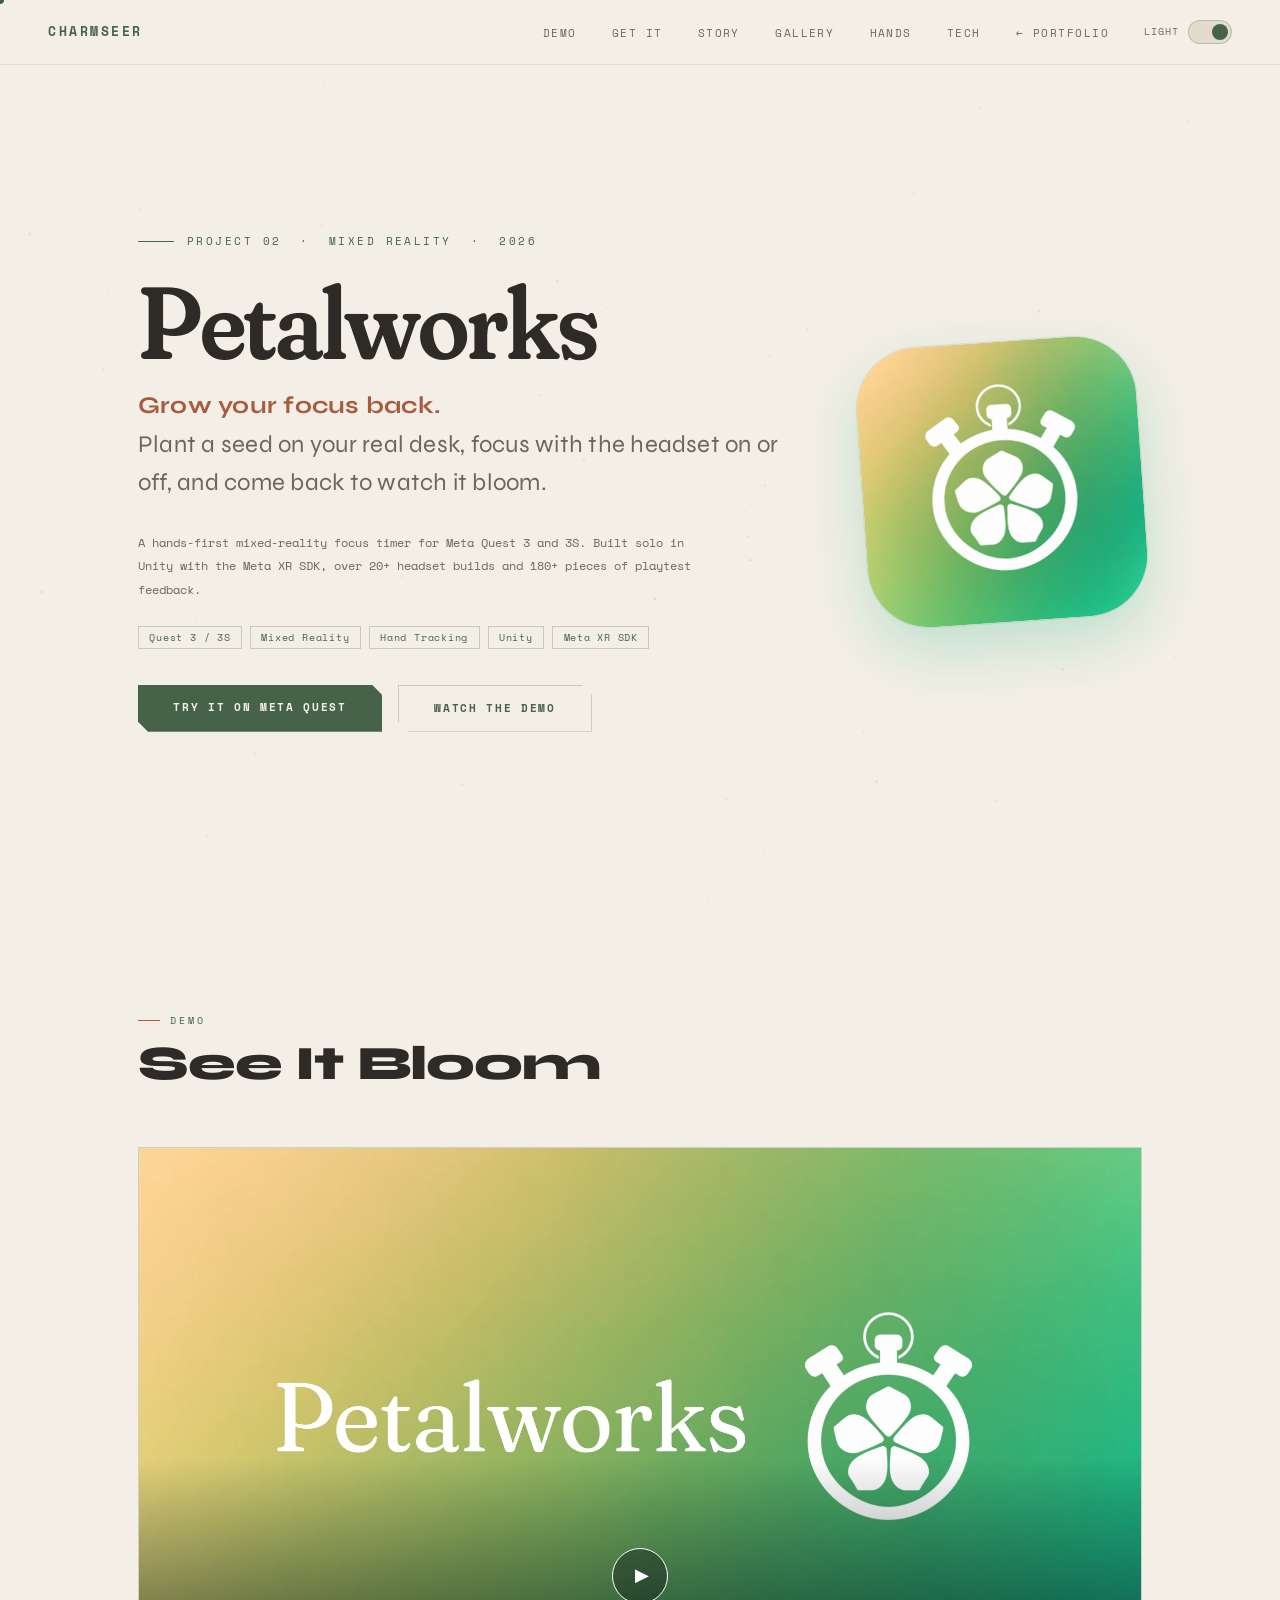
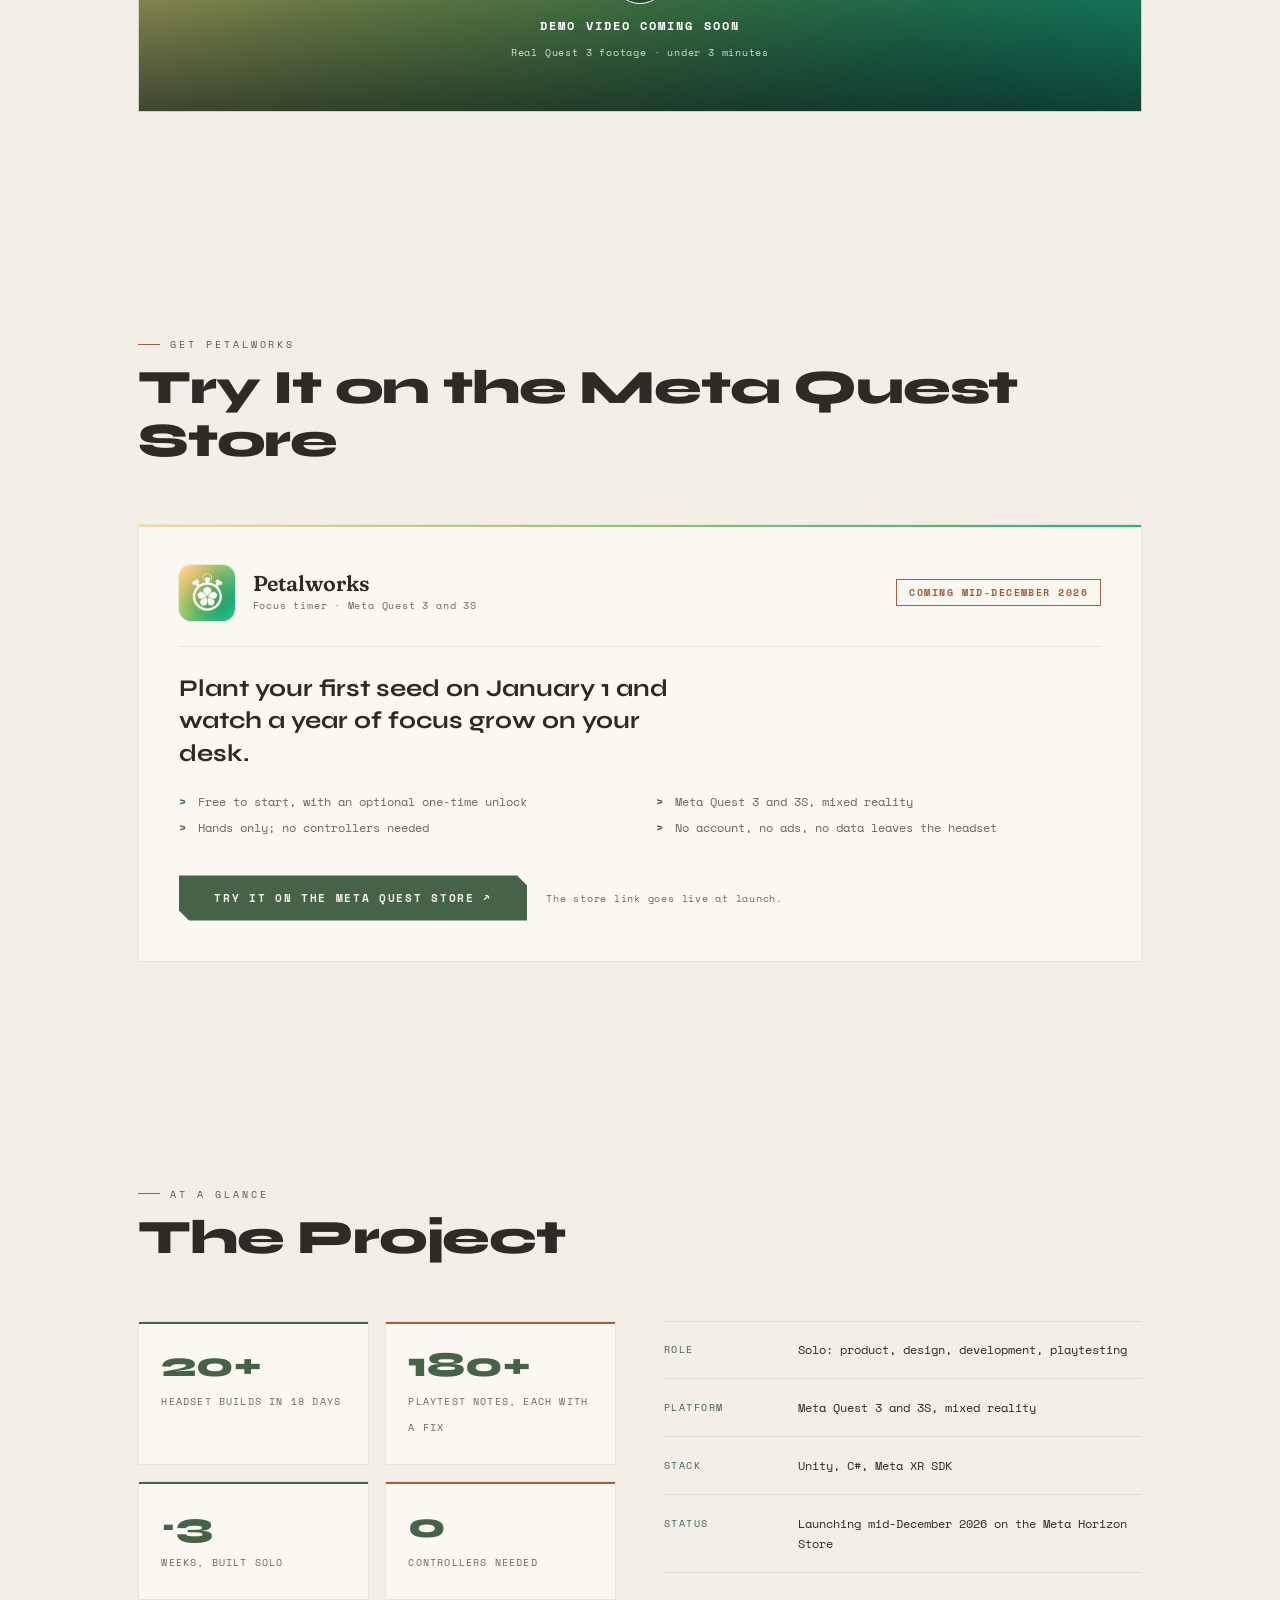
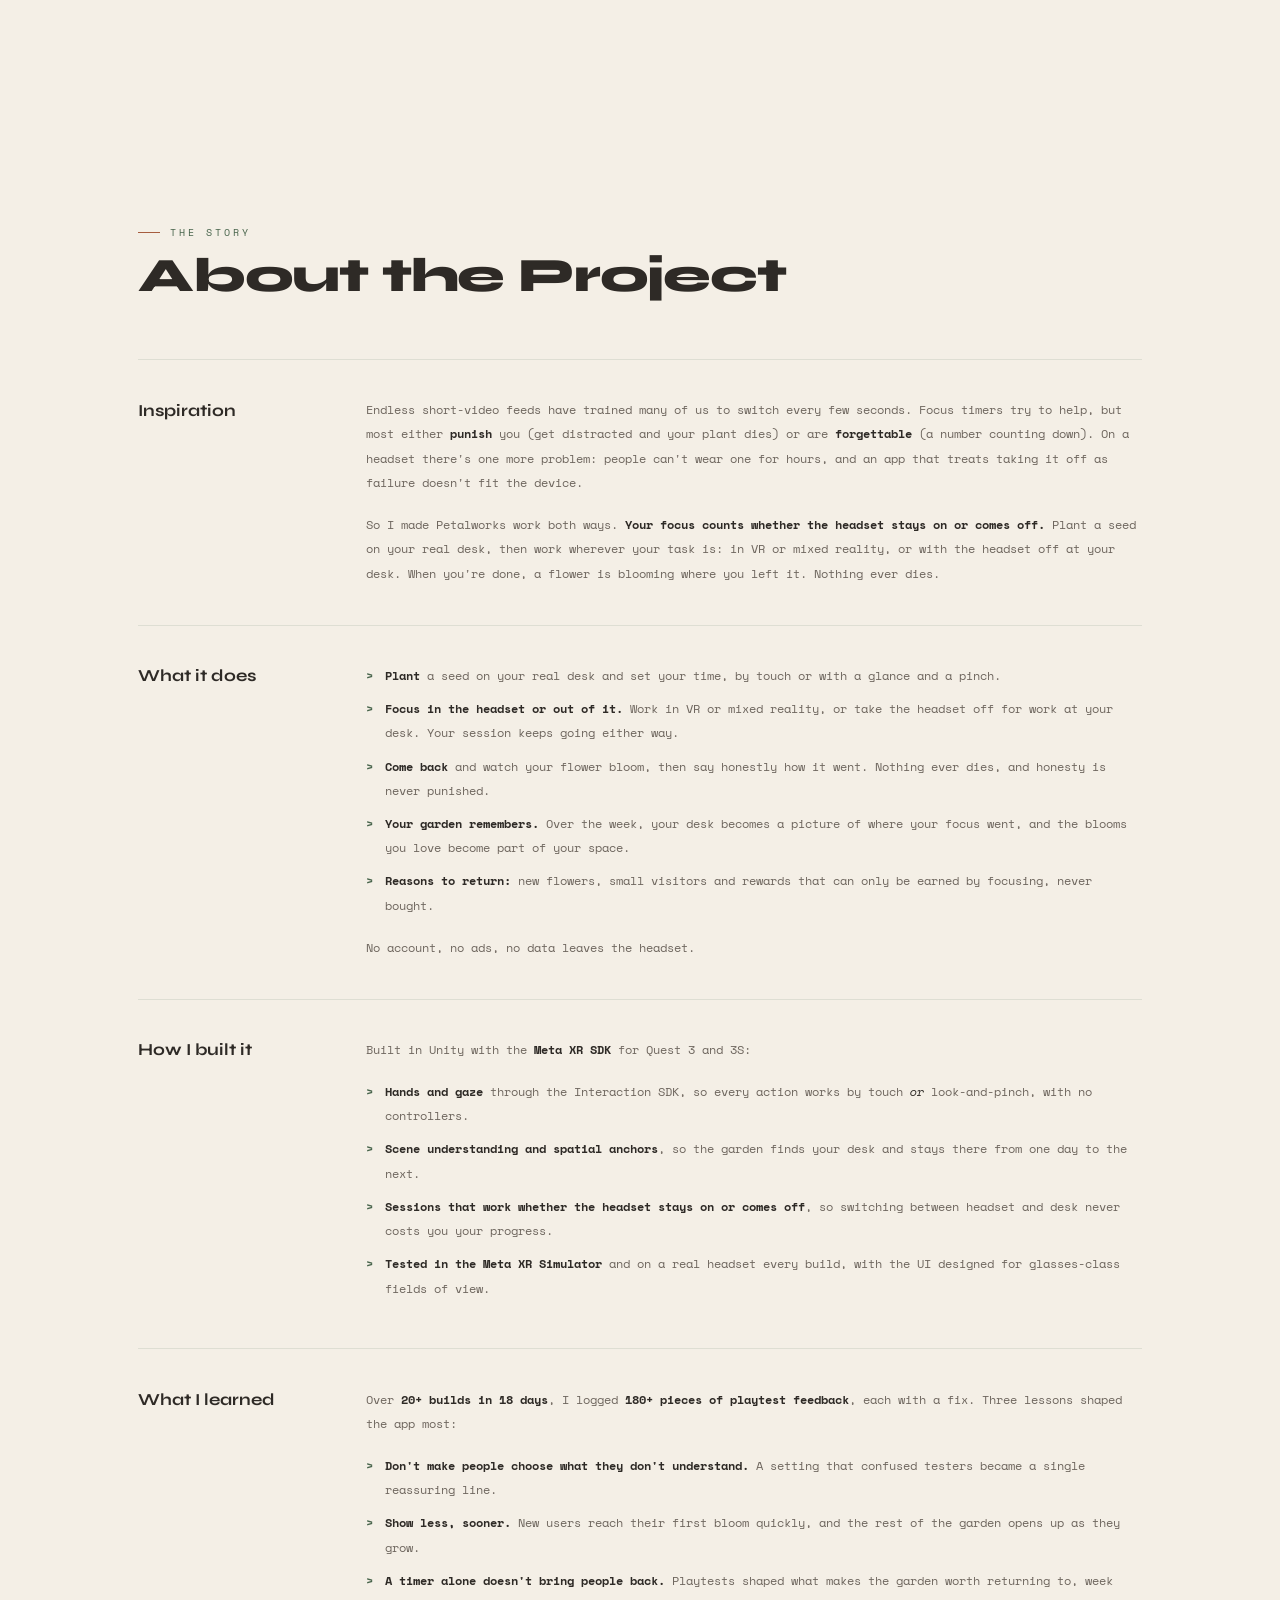
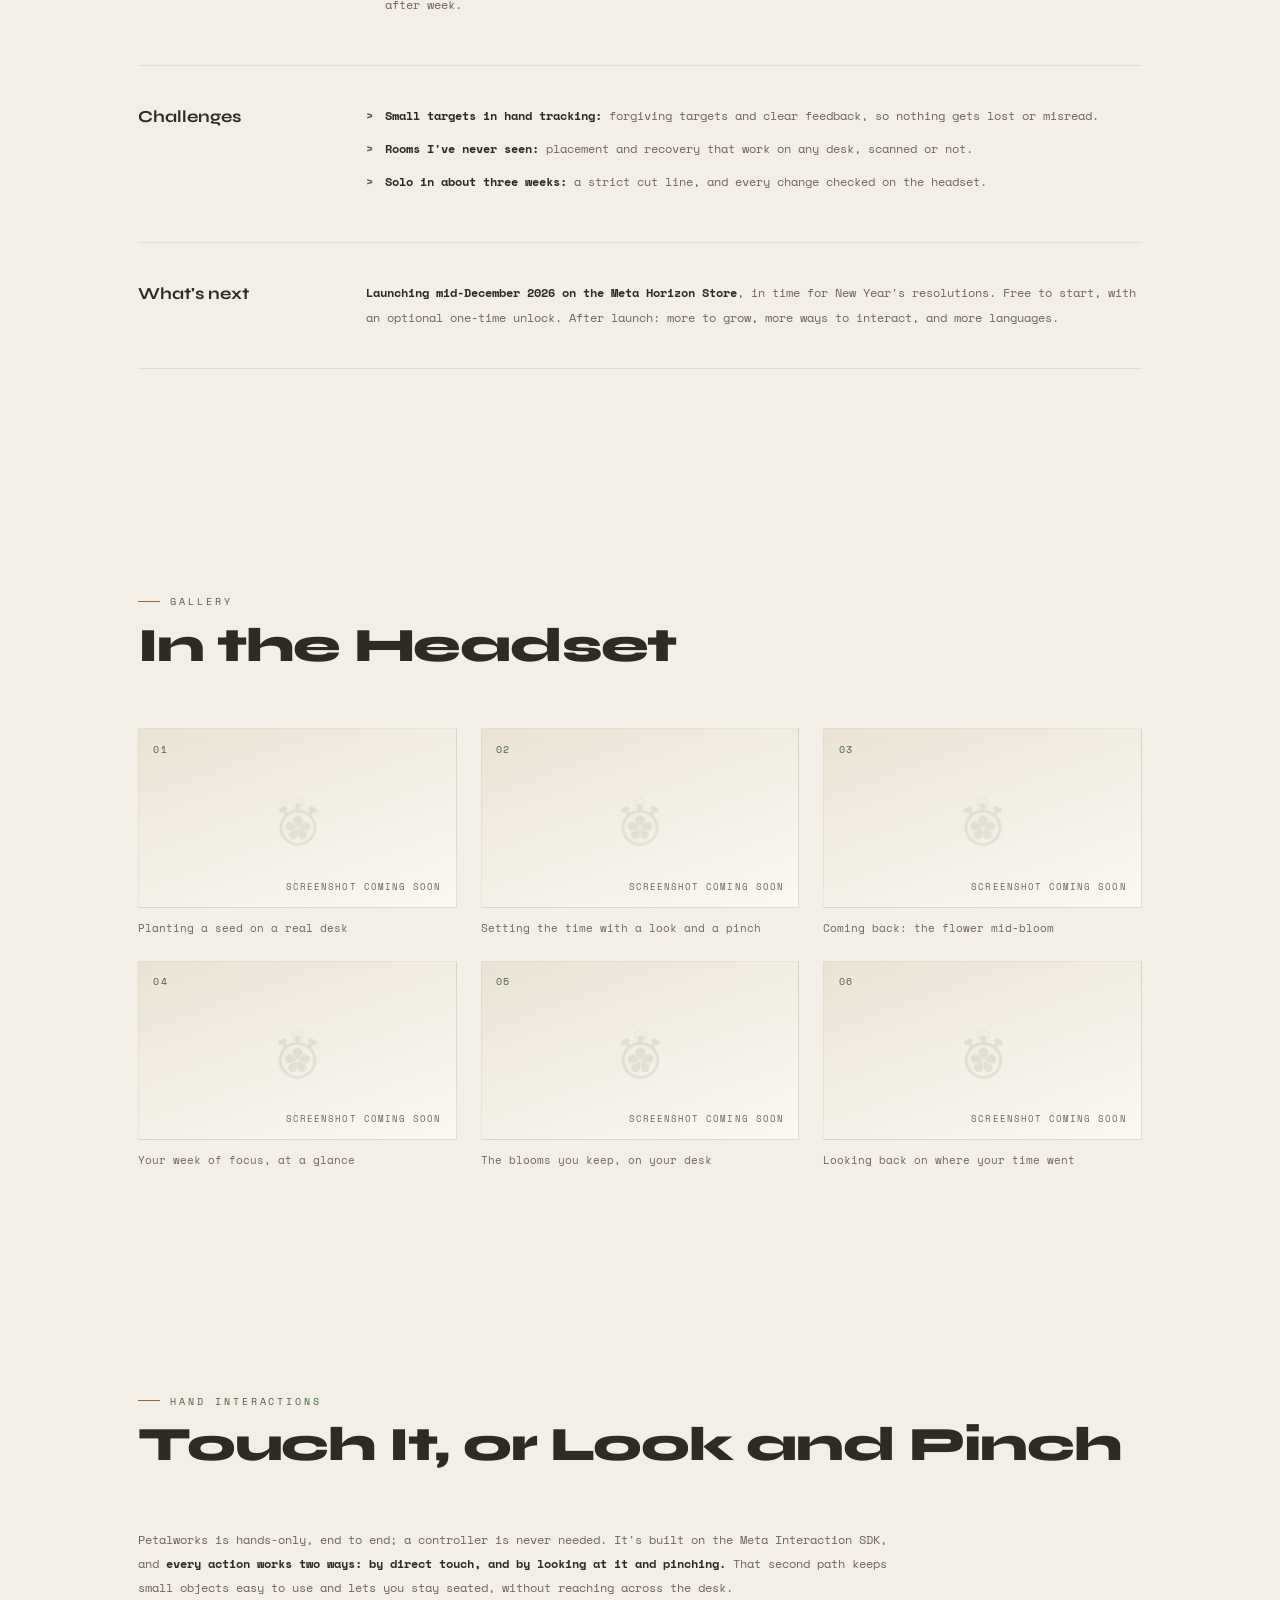
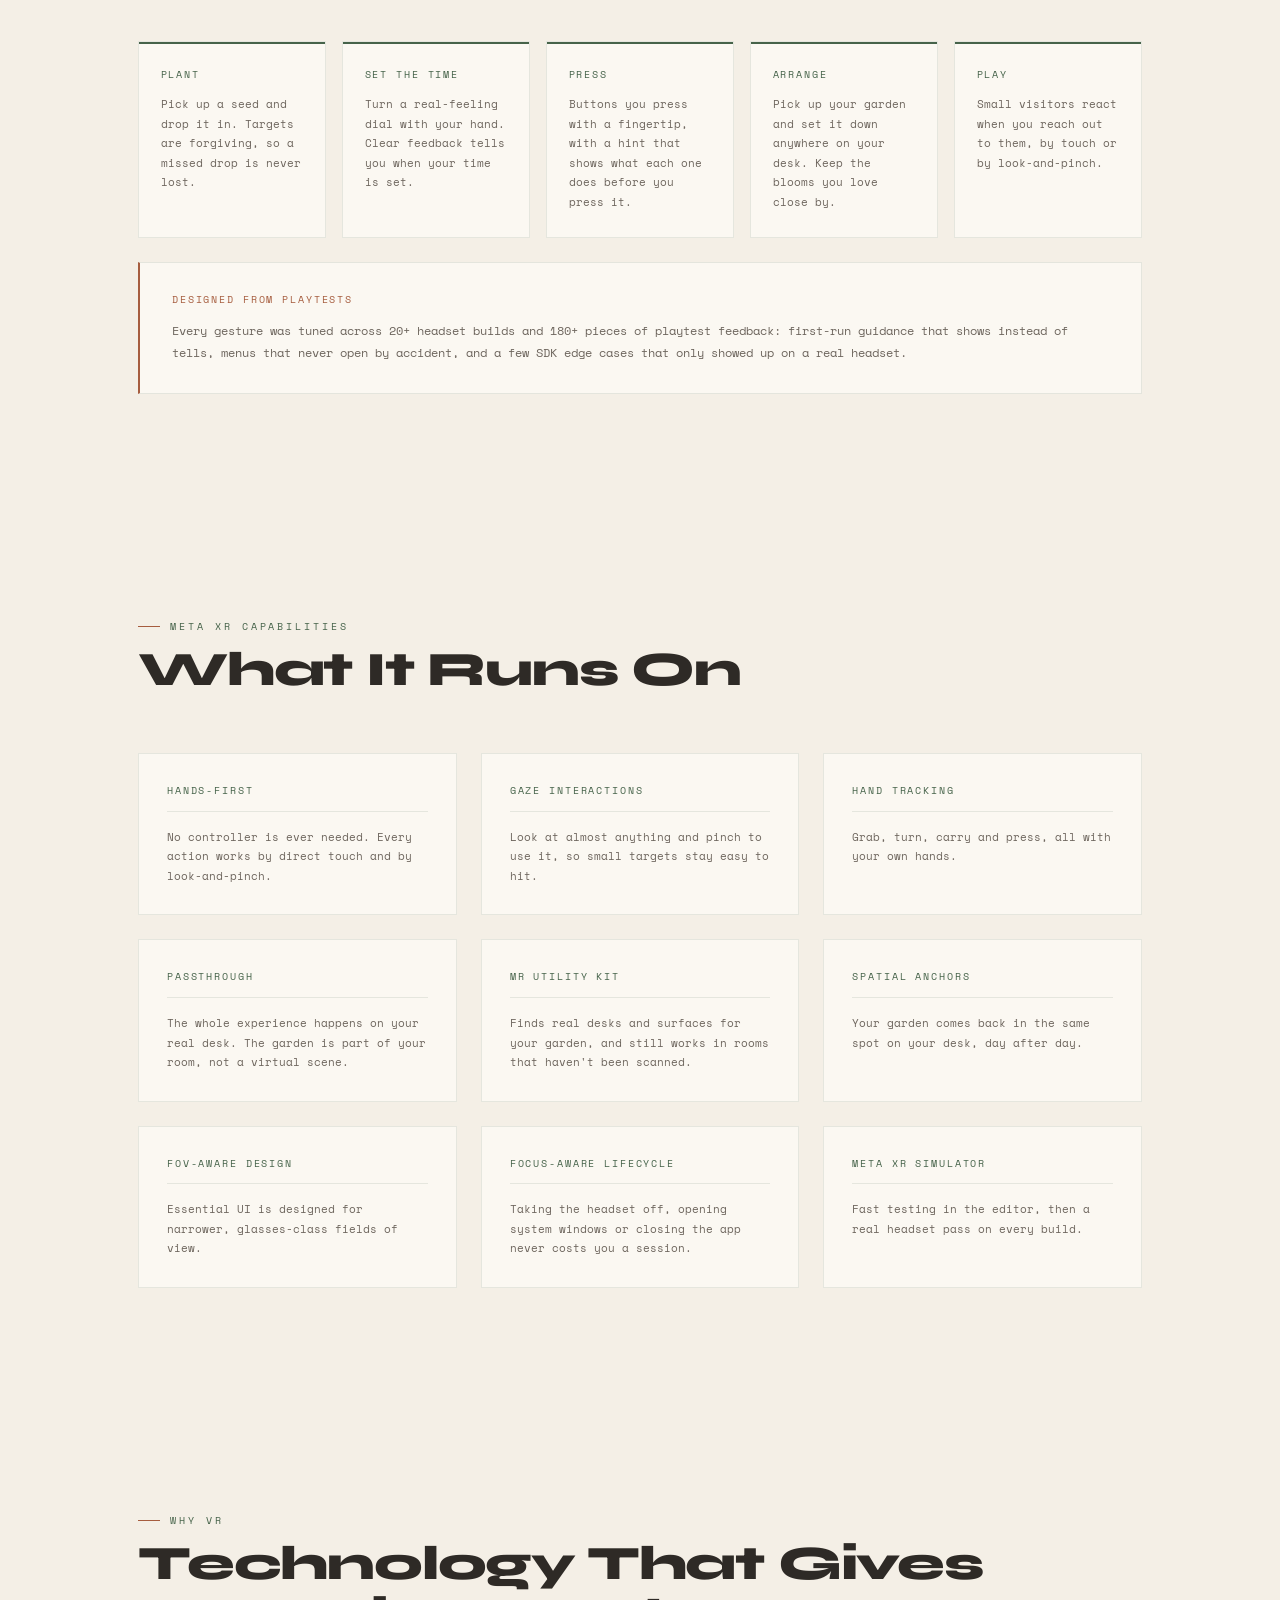
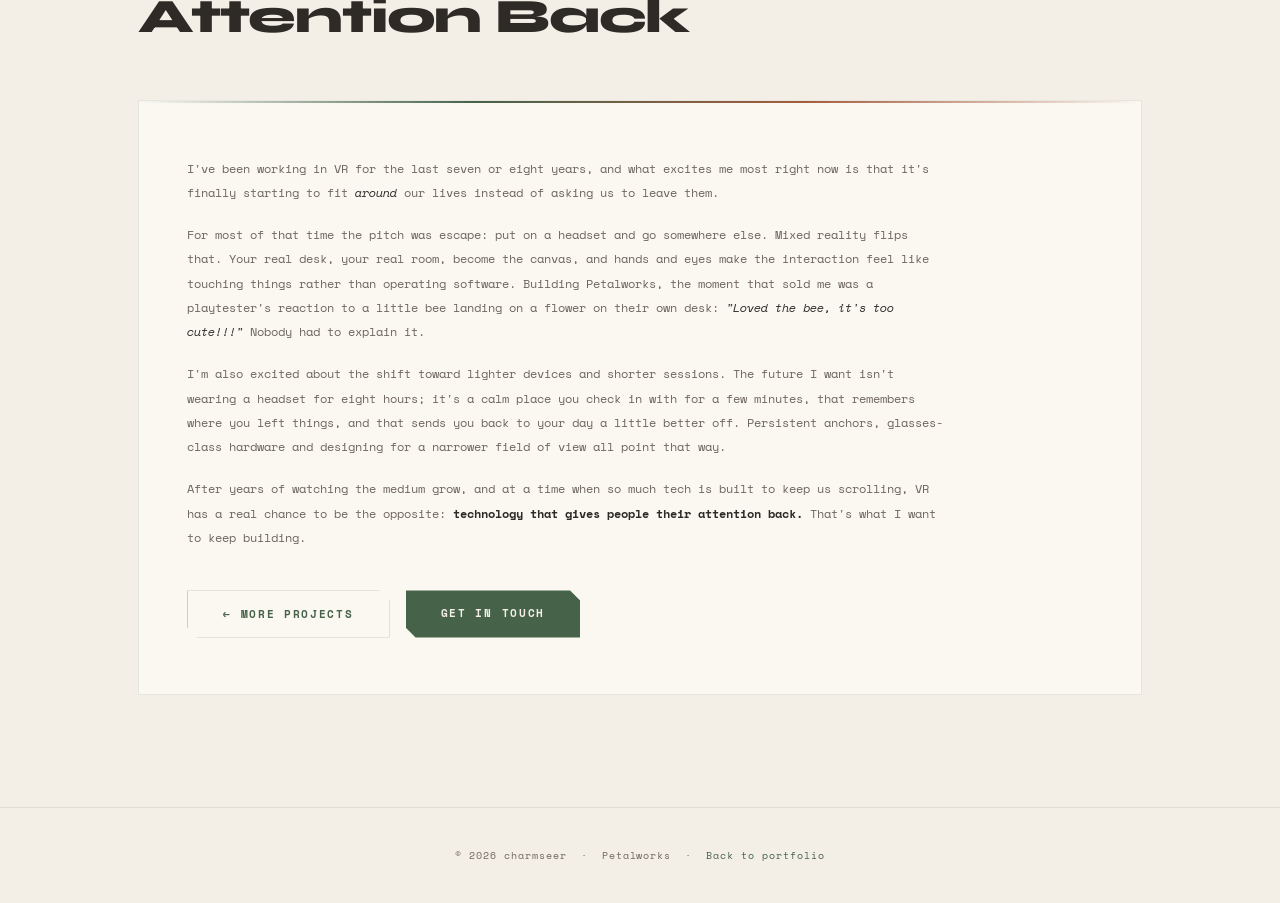
<file: petalworks/index.html>
<!DOCTYPE html>
<html lang="en">
<head>
  <meta charset="utf-8"/>
  <meta name="viewport" content="width=device-width, initial-scale=1.0"/>
  <title>Petalworks — Sreeram Hrithwik</title>
  <meta name="description" content="Petalworks: a hands-first mixed-reality focus timer for Meta Quest 3 and 3S. Plant a seed on your real desk, focus with the headset on or off, and come back to watch it bloom."/>

  <!-- Link previews (Devpost, LinkedIn, chat apps) -->
  <meta property="og:type" content="website"/>
  <meta property="og:title" content="Petalworks — Grow your focus back"/>
  <meta property="og:description" content="A hands-first mixed-reality focus timer for Meta Quest 3 and 3S. Plant a seed on your real desk, focus with the headset on or off, and come back to watch it bloom."/>
  <meta property="og:url" content="https://charmseer.com/petalworks/"/>
  <meta property="og:image" content="https://charmseer.com/petalworks/images/cover.jpg"/>
  <meta property="og:image:width" content="1200"/>
  <meta property="og:image:height" content="630"/>
  <meta property="og:image:alt" content="The Petalworks wordmark and stopwatch-flower logo on a peach-to-green gradient"/>
  <meta name="twitter:card" content="summary_large_image"/>

  <link rel="icon" type="image/png" href="images/favicon.png"/>
  <link rel="apple-touch-icon" href="images/icon.png"/>
  <link rel="preconnect" href="https://fonts.googleapis.com"/>
  <link href="https://fonts.googleapis.com/css2?family=Fraunces:opsz,wght,SOFT@9..144,600,100&family=Space+Mono:wght@400;700&family=Syne:wght@400;700;800&display=swap" rel="stylesheet"/>
  <link rel="stylesheet" href="../style.css?v=2026-11-27d"/>
</head>
<body class="page-petalworks">

  <div class="cursor" id="cursor"></div>
  <canvas id="starfield"></canvas>

  <!-- NAV -->
  <nav id="navbar">
    <a href="../" class="nav-logo">CHARMSEER</a>
    <ul class="nav-links">
      <li><a href="#demo">Demo</a></li>
      <li><a href="#get">Get It</a></li>
      <li><a href="#story">Story</a></li>
      <li><a href="#gallery">Gallery</a></li>
      <li><a href="#hands">Hands</a></li>
      <li><a href="#tech">Tech</a></li>
      <li><a href="../#projects">&larr; Portfolio</a></li>
      <li>
        <div class="toggle-wrap">
          <span class="toggle-label" id="mode-label">Dark</span>
          <div class="toggle" id="theme-toggle" role="button" aria-label="Toggle light/dark theme">
            <div class="toggle-thumb"></div>
          </div>
        </div>
      </li>
    </ul>
    <button class="nav-mobile-btn" id="nav-mobile-btn" aria-label="Open menu">&#9776;</button>
  </nav>

  <!-- MOBILE MENU -->
  <div class="mobile-menu" id="mobile-menu">
    <a href="#demo" class="mobile-link">Demo</a>
    <a href="#get" class="mobile-link">Get It</a>
    <a href="#story" class="mobile-link">Story</a>
    <a href="#gallery" class="mobile-link">Gallery</a>
    <a href="#hands" class="mobile-link">Hands</a>
    <a href="#tech" class="mobile-link">Tech</a>
    <a href="../#projects" class="mobile-link">&larr; Portfolio</a>
    <div class="toggle-wrap" style="justify-content:center;margin-top:1rem;">
      <span class="toggle-label" id="mode-label-mobile">Dark</span>
      <div class="toggle" id="theme-toggle-mobile" role="button" aria-label="Toggle light/dark theme">
        <div class="toggle-thumb"></div>
      </div>
    </div>
  </div>

  <main>

    <!-- HERO -->
    <section id="hero" class="pw-hero">
     <div class="pw-hero-grid">
      <div class="pw-hero-text">
      <div class="hero-tag">Project 02 &nbsp;·&nbsp; Mixed Reality &nbsp;·&nbsp; 2026</div>
      <h1 class="hero-name pw-wordmark">Petalworks</h1>
      <h2 class="hero-title"><span>Grow your focus back.</span><br>Plant a seed on your real desk, focus with the headset on or off, and come back to watch it bloom.</h2>
      <p class="hero-desc">
        A hands-first mixed-reality focus timer for Meta Quest 3 and 3S. Built solo in Unity with the Meta XR SDK, over 20+ headset builds and 180+ pieces of playtest feedback.
      </p>
      <div class="pw-hero-tags">
        <span class="project-tag">Quest 3 / 3S</span>
        <span class="project-tag">Mixed Reality</span>
        <span class="project-tag">Hand Tracking</span>
        <span class="project-tag">Unity</span>
        <span class="project-tag">Meta XR SDK</span>
      </div>
      <div class="hero-cta">
        <a href="#get" class="btn-primary">Try It on Meta Quest</a>
        <a href="#demo" class="btn-outline">Watch the Demo</a>
      </div>
      </div>
      <div class="pw-hero-art">
        <img src="images/icon.png" alt="Petalworks app icon: a white stopwatch with a five-petal flower inside, on a peach-to-green gradient" width="320" height="320"/>
      </div>
     </div>
    </section>

    <!-- DEMO VIDEO -->
    <section id="demo">
      <div class="reveal">
        <div class="section-tag">Demo</div>
        <h3 class="section-heading">See It Bloom</h3>
      </div>
      <div class="pw-video reveal">
        <!--
          VIDEO: once the demo is public on YouTube, delete the placeholder <div> below
          and uncomment the <iframe>, replacing VIDEO_ID with the part after "v=" in the URL.
          (For Vimeo use https://player.vimeo.com/video/VIDEO_ID instead.)

        <iframe src="https://www.youtube-nocookie.com/embed/VIDEO_ID"
                title="Petalworks demo video"
                allow="accelerometer; autoplay; clipboard-write; encrypted-media; gyroscope; picture-in-picture; web-share"
                referrerpolicy="strict-origin-when-cross-origin"
                allowfullscreen loading="lazy"></iframe>
        -->
        <div class="pw-video-placeholder" role="img" aria-label="Demo video coming soon">
          <div class="pw-play" aria-hidden="true">&#9654;</div>
          <span class="pw-ph-label">Demo video coming soon</span>
          <span class="pw-ph-sub">Real Quest 3 footage · under 3 minutes</span>
        </div>
      </div>
    </section>

    <!-- GET IT / META QUEST STORE -->
    <section id="get">
      <div class="reveal">
        <div class="section-tag">Get Petalworks</div>
        <h3 class="section-heading">Try It on the Meta Quest Store</h3>
      </div>
      <div class="pw-store reveal">
        <div class="pw-store-head">
          <img class="pw-store-icon" src="images/icon.png" alt="" width="320" height="320" loading="lazy"/>
          <div class="pw-store-title">
            <span class="pw-store-name">Petalworks</span>
            <span class="pw-store-meta">Focus timer · Meta Quest 3 and 3S</span>
          </div>
          <span class="pw-store-badge">Coming mid-December 2026</span>
        </div>
        <div class="pw-store-body">
          <p class="pw-store-lead">Plant your first seed on January&nbsp;1 and watch a year of focus grow on your desk.</p>
          <ul class="pw-store-facts">
            <li>Free to start, with an optional one-time unlock</li>
            <li>Meta Quest 3 and 3S, mixed reality</li>
            <li>Hands only; no controllers needed</li>
            <li>No account, no ads, no data leaves the headset</li>
          </ul>
          <!--
            STORE: when the listing is live, set href below to the Meta Horizon Store URL
            and delete the "pw-store-note" line.
          -->
          <a href="#get" class="btn-primary pw-store-btn">Try It on the Meta Quest Store &#8599;</a>
          <span class="pw-store-note">The store link goes live at launch.</span>
        </div>
      </div>
    </section>

    <!-- AT A GLANCE -->
    <section id="glance">
      <div class="reveal">
        <div class="section-tag">At a Glance</div>
        <h3 class="section-heading">The Project</h3>
      </div>
      <div class="pw-glance reveal">
        <div class="pw-stats">
          <div class="stat-card">
            <span class="stat-number">20+</span>
            <span class="stat-label">Headset builds in 18 days</span>
          </div>
          <div class="stat-card">
            <span class="stat-number">180+</span>
            <span class="stat-label">Playtest notes, each with a fix</span>
          </div>
          <div class="stat-card">
            <span class="stat-number">~3</span>
            <span class="stat-label">Weeks, built solo</span>
          </div>
          <div class="stat-card">
            <span class="stat-number">0</span>
            <span class="stat-label">Controllers needed</span>
          </div>
        </div>
        <dl class="pw-facts">
          <div><dt>Role</dt><dd>Solo: product, design, development, playtesting</dd></div>
          <div><dt>Platform</dt><dd>Meta Quest 3 and 3S, mixed reality</dd></div>
          <div><dt>Stack</dt><dd>Unity, C#, Meta XR SDK</dd></div>
          <div><dt>Status</dt><dd>Launching mid-December 2026 on the Meta Horizon Store</dd></div>
        </dl>
      </div>
    </section>

    <!-- STORY -->
    <section id="story">
      <div class="reveal">
        <div class="section-tag">The Story</div>
        <h3 class="section-heading">About the Project</h3>
      </div>

      <div class="pw-blocks">

        <article class="pw-block reveal">
          <h4 class="pw-block-title">Inspiration</h4>
          <div class="pw-prose">
            <p>Endless short-video feeds have trained many of us to switch every few seconds. Focus timers try to help, but most either <strong>punish</strong> you (get distracted and your plant dies) or are <strong>forgettable</strong> (a number counting down). On a headset there's one more problem: people can't wear one for hours, and an app that treats taking it off as failure doesn't fit the device.</p>
            <p>So I made Petalworks work both ways. <strong>Your focus counts whether the headset stays on or comes off.</strong> Plant a seed on your real desk, then work wherever your task is: in VR or mixed reality, or with the headset off at your desk. When you're done, a flower is blooming where you left it. Nothing ever dies.</p>
          </div>
        </article>

        <article class="pw-block reveal">
          <h4 class="pw-block-title">What it does</h4>
          <div class="pw-prose">
            <ul>
              <li><strong>Plant</strong> a seed on your real desk and set your time, by touch or with a glance and a pinch.</li>
              <li><strong>Focus in the headset or out of it.</strong> Work in VR or mixed reality, or take the headset off for work at your desk. Your session keeps going either way.</li>
              <li><strong>Come back</strong> and watch your flower bloom, then say honestly how it went. Nothing ever dies, and honesty is never punished.</li>
              <li><strong>Your garden remembers.</strong> Over the week, your desk becomes a picture of where your focus went, and the blooms you love become part of your space.</li>
              <li><strong>Reasons to return:</strong> new flowers, small visitors and rewards that can only be earned by focusing, never bought.</li>
            </ul>
            <p>No account, no ads, no data leaves the headset.</p>
          </div>
        </article>

        <article class="pw-block reveal">
          <h4 class="pw-block-title">How I built it</h4>
          <div class="pw-prose">
            <p>Built in Unity with the <strong>Meta XR SDK</strong> for Quest 3 and 3S:</p>
            <ul>
              <li><strong>Hands and gaze</strong> through the Interaction SDK, so every action works by touch <em>or</em> look-and-pinch, with no controllers.</li>
              <li><strong>Scene understanding and spatial anchors</strong>, so the garden finds your desk and stays there from one day to the next.</li>
              <li><strong>Sessions that work whether the headset stays on or comes off</strong>, so switching between headset and desk never costs you your progress.</li>
              <li><strong>Tested in the Meta XR Simulator</strong> and on a real headset every build, with the UI designed for glasses-class fields of view.</li>
            </ul>
          </div>
        </article>

        <article class="pw-block reveal">
          <h4 class="pw-block-title">What I learned</h4>
          <div class="pw-prose">
            <p>Over <strong>20+ builds in 18 days</strong>, I logged <strong>180+ pieces of playtest feedback</strong>, each with a fix. Three lessons shaped the app most:</p>
            <ul>
              <li><strong>Don't make people choose what they don't understand.</strong> A setting that confused testers became a single reassuring line.</li>
              <li><strong>Show less, sooner.</strong> New users reach their first bloom quickly, and the rest of the garden opens up as they grow.</li>
              <li><strong>A timer alone doesn't bring people back.</strong> Playtests shaped what makes the garden worth returning to, week after week.</li>
            </ul>
          </div>
        </article>

        <article class="pw-block reveal">
          <h4 class="pw-block-title">Challenges</h4>
          <div class="pw-prose">
            <ul>
              <li><strong>Small targets in hand tracking:</strong> forgiving targets and clear feedback, so nothing gets lost or misread.</li>
              <li><strong>Rooms I've never seen:</strong> placement and recovery that work on any desk, scanned or not.</li>
              <li><strong>Solo in about three weeks:</strong> a strict cut line, and every change checked on the headset.</li>
            </ul>
          </div>
        </article>

        <article class="pw-block reveal">
          <h4 class="pw-block-title">What's next</h4>
          <div class="pw-prose">
            <p><strong>Launching mid-December 2026 on the Meta Horizon Store</strong>, in time for New Year's resolutions. Free to start, with an optional one-time unlock. After launch: more to grow, more ways to interact, and more languages.</p>
          </div>
        </article>

      </div>
    </section>

    <!-- GALLERY -->
    <section id="gallery">
      <div class="reveal">
        <div class="section-tag">Gallery</div>
        <h3 class="section-heading">In the Headset</h3>
      </div>
      <!--
        IMAGES: put screenshots in petalworks/images/ and swap each placeholder <div class="pw-shot-ph">…</div>
        for an <img>, keeping the figcaption. Example:
        <img src="images/01-planting.jpg" alt="A hand dropping a seed into a planter on a real desk" loading="lazy"/>
        16:9 works best (1920×1080 straight from the headset is fine).
      -->
      <div class="pw-gallery reveal">
        <figure class="pw-shot">
          <div class="pw-shot-ph" aria-hidden="true"><span>01</span></div>
          <figcaption>Planting a seed on a real desk</figcaption>
        </figure>
        <figure class="pw-shot">
          <div class="pw-shot-ph" aria-hidden="true"><span>02</span></div>
          <figcaption>Setting the time with a look and a pinch</figcaption>
        </figure>
        <figure class="pw-shot">
          <div class="pw-shot-ph" aria-hidden="true"><span>03</span></div>
          <figcaption>Coming back: the flower mid-bloom</figcaption>
        </figure>
        <figure class="pw-shot">
          <div class="pw-shot-ph" aria-hidden="true"><span>04</span></div>
          <figcaption>Your week of focus, at a glance</figcaption>
        </figure>
        <figure class="pw-shot">
          <div class="pw-shot-ph" aria-hidden="true"><span>05</span></div>
          <figcaption>The blooms you keep, on your desk</figcaption>
        </figure>
        <figure class="pw-shot">
          <div class="pw-shot-ph" aria-hidden="true"><span>06</span></div>
          <figcaption>Looking back on where your time went</figcaption>
        </figure>
      </div>
    </section>

    <!-- HAND INTERACTIONS -->
    <section id="hands">
      <div class="reveal">
        <div class="section-tag">Hand Interactions</div>
        <h3 class="section-heading">Touch It, or Look and Pinch</h3>
      </div>
      <div class="pw-hands reveal">
        <div class="pw-prose pw-lead">
          <p>Petalworks is hands-only, end to end; a controller is never needed. It's built on the Meta Interaction SDK, and <strong>every action works two ways: by direct touch, and by looking at it and pinching.</strong> That second path keeps small objects easy to use and lets you stay seated, without reaching across the desk.</p>
        </div>
        <div class="pw-steps">
          <div class="pw-step">
            <span class="pw-step-num">Plant</span>
            <p>Pick up a seed and drop it in. Targets are forgiving, so a missed drop is never lost.</p>
          </div>
          <div class="pw-step">
            <span class="pw-step-num">Set the time</span>
            <p>Turn a real-feeling dial with your hand. Clear feedback tells you when your time is set.</p>
          </div>
          <div class="pw-step">
            <span class="pw-step-num">Press</span>
            <p>Buttons you press with a fingertip, with a hint that shows what each one does before you press it.</p>
          </div>
          <div class="pw-step">
            <span class="pw-step-num">Arrange</span>
            <p>Pick up your garden and set it down anywhere on your desk. Keep the blooms you love close by.</p>
          </div>
          <div class="pw-step">
            <span class="pw-step-num">Play</span>
            <p>Small visitors react when you reach out to them, by touch or by look-and-pinch.</p>
          </div>
        </div>
        <div class="pw-callout">
          <div class="pw-callout-title">Designed from playtests</div>
          <p>Every gesture was tuned across 20+ headset builds and 180+ pieces of playtest feedback: first-run guidance that shows instead of tells, menus that never open by accident, and a few SDK edge cases that only showed up on a real headset.</p>
        </div>
      </div>
    </section>

    <!-- META CAPABILITIES -->
    <section id="tech">
      <div class="reveal">
        <div class="section-tag">Meta XR Capabilities</div>
        <h3 class="section-heading">What It Runs On</h3>
      </div>
      <div class="pw-caps reveal">
        <div class="skill-group">
          <div class="skill-group-title">Hands-first</div>
          <p>No controller is ever needed. Every action works by direct touch and by look-and-pinch.</p>
        </div>
        <div class="skill-group">
          <div class="skill-group-title">Gaze Interactions</div>
          <p>Look at almost anything and pinch to use it, so small targets stay easy to hit.</p>
        </div>
        <div class="skill-group">
          <div class="skill-group-title">Hand Tracking</div>
          <p>Grab, turn, carry and press, all with your own hands.</p>
        </div>
        <div class="skill-group">
          <div class="skill-group-title">Passthrough</div>
          <p>The whole experience happens on your real desk. The garden is part of your room, not a virtual scene.</p>
        </div>
        <div class="skill-group">
          <div class="skill-group-title">MR Utility Kit</div>
          <p>Finds real desks and surfaces for your garden, and still works in rooms that haven't been scanned.</p>
        </div>
        <div class="skill-group">
          <div class="skill-group-title">Spatial Anchors</div>
          <p>Your garden comes back in the same spot on your desk, day after day.</p>
        </div>
        <div class="skill-group">
          <div class="skill-group-title">FoV-aware Design</div>
          <p>Essential UI is designed for narrower, glasses-class fields of view.</p>
        </div>
        <div class="skill-group">
          <div class="skill-group-title">Focus-aware Lifecycle</div>
          <p>Taking the headset off, opening system windows or closing the app never costs you a session.</p>
        </div>
        <div class="skill-group">
          <div class="skill-group-title">Meta XR Simulator</div>
          <p>Fast testing in the editor, then a real headset pass on every build.</p>
        </div>
      </div>
    </section>

    <!-- WHY VR -->
    <section id="why">
      <div class="reveal">
        <div class="section-tag">Why VR</div>
        <h3 class="section-heading">Technology That Gives Attention Back</h3>
      </div>
      <div class="pw-why reveal">
        <div class="pw-prose">
          <p>I've been working in VR for the last seven or eight years, and what excites me most right now is that it's finally starting to fit <em>around</em> our lives instead of asking us to leave them.</p>
          <p>For most of that time the pitch was escape: put on a headset and go somewhere else. Mixed reality flips that. Your real desk, your real room, become the canvas, and hands and eyes make the interaction feel like touching things rather than operating software. Building Petalworks, the moment that sold me was a playtester's reaction to a little bee landing on a flower on their own desk: <em>"Loved the bee, it's too cute!!!"</em> Nobody had to explain it.</p>
          <p>I'm also excited about the shift toward lighter devices and shorter sessions. The future I want isn't wearing a headset for eight hours; it's a calm place you check in with for a few minutes, that remembers where you left things, and that sends you back to your day a little better off. Persistent anchors, glasses-class hardware and designing for a narrower field of view all point that way.</p>
          <p>After years of watching the medium grow, and at a time when so much tech is built to keep us scrolling, VR has a real chance to be the opposite: <strong>technology that gives people their attention back.</strong> That's what I want to keep building.</p>
        </div>
        <div class="pw-why-cta">
          <a href="../#projects" class="btn-outline">&larr; More Projects</a>
          <a href="../#contact" class="btn-primary">Get in Touch</a>
        </div>
      </div>
    </section>

  </main>

  <footer>
    <span>© 2026 charmseer &nbsp;·&nbsp; Petalworks &nbsp;·&nbsp; <a href="../" class="pw-footer-link">Back to portfolio</a></span>
  </footer>

  <script src="../script.js?v=2026-11-27d"></script>
</body>
</html>
</file>
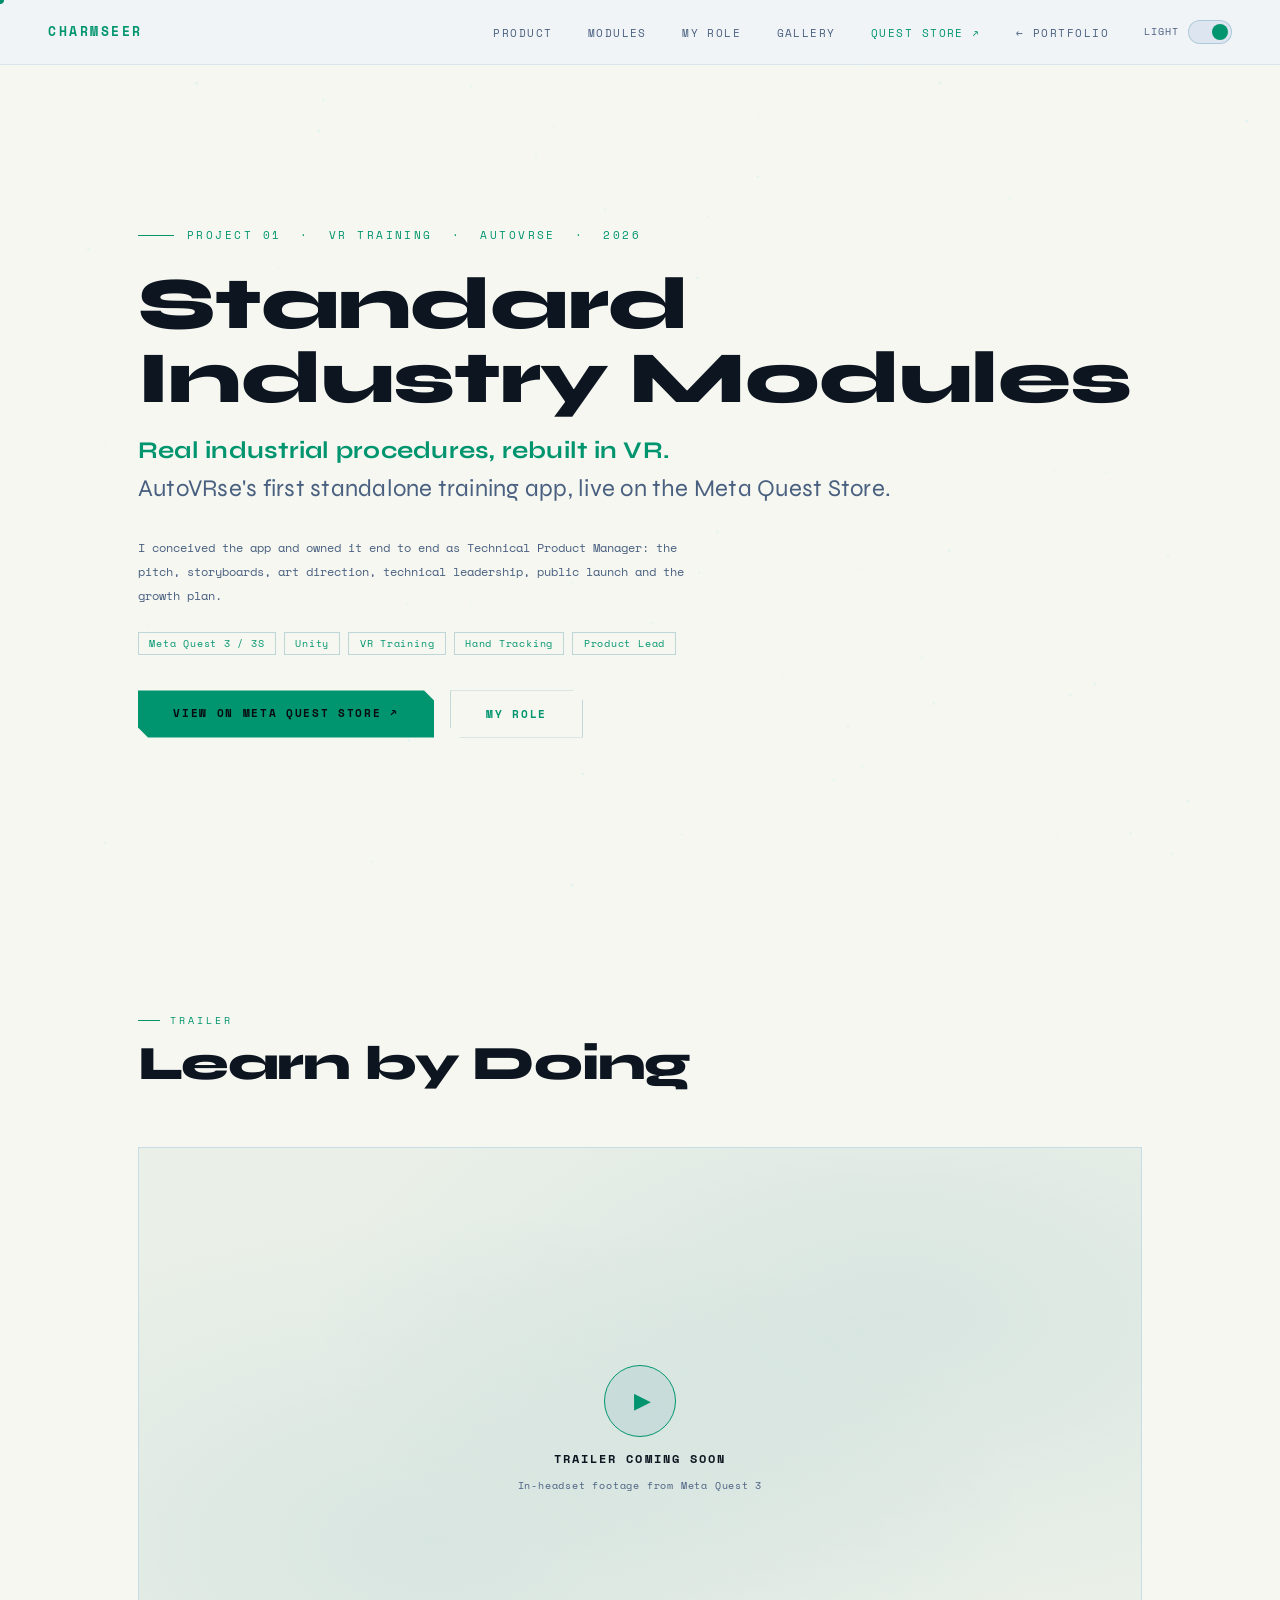
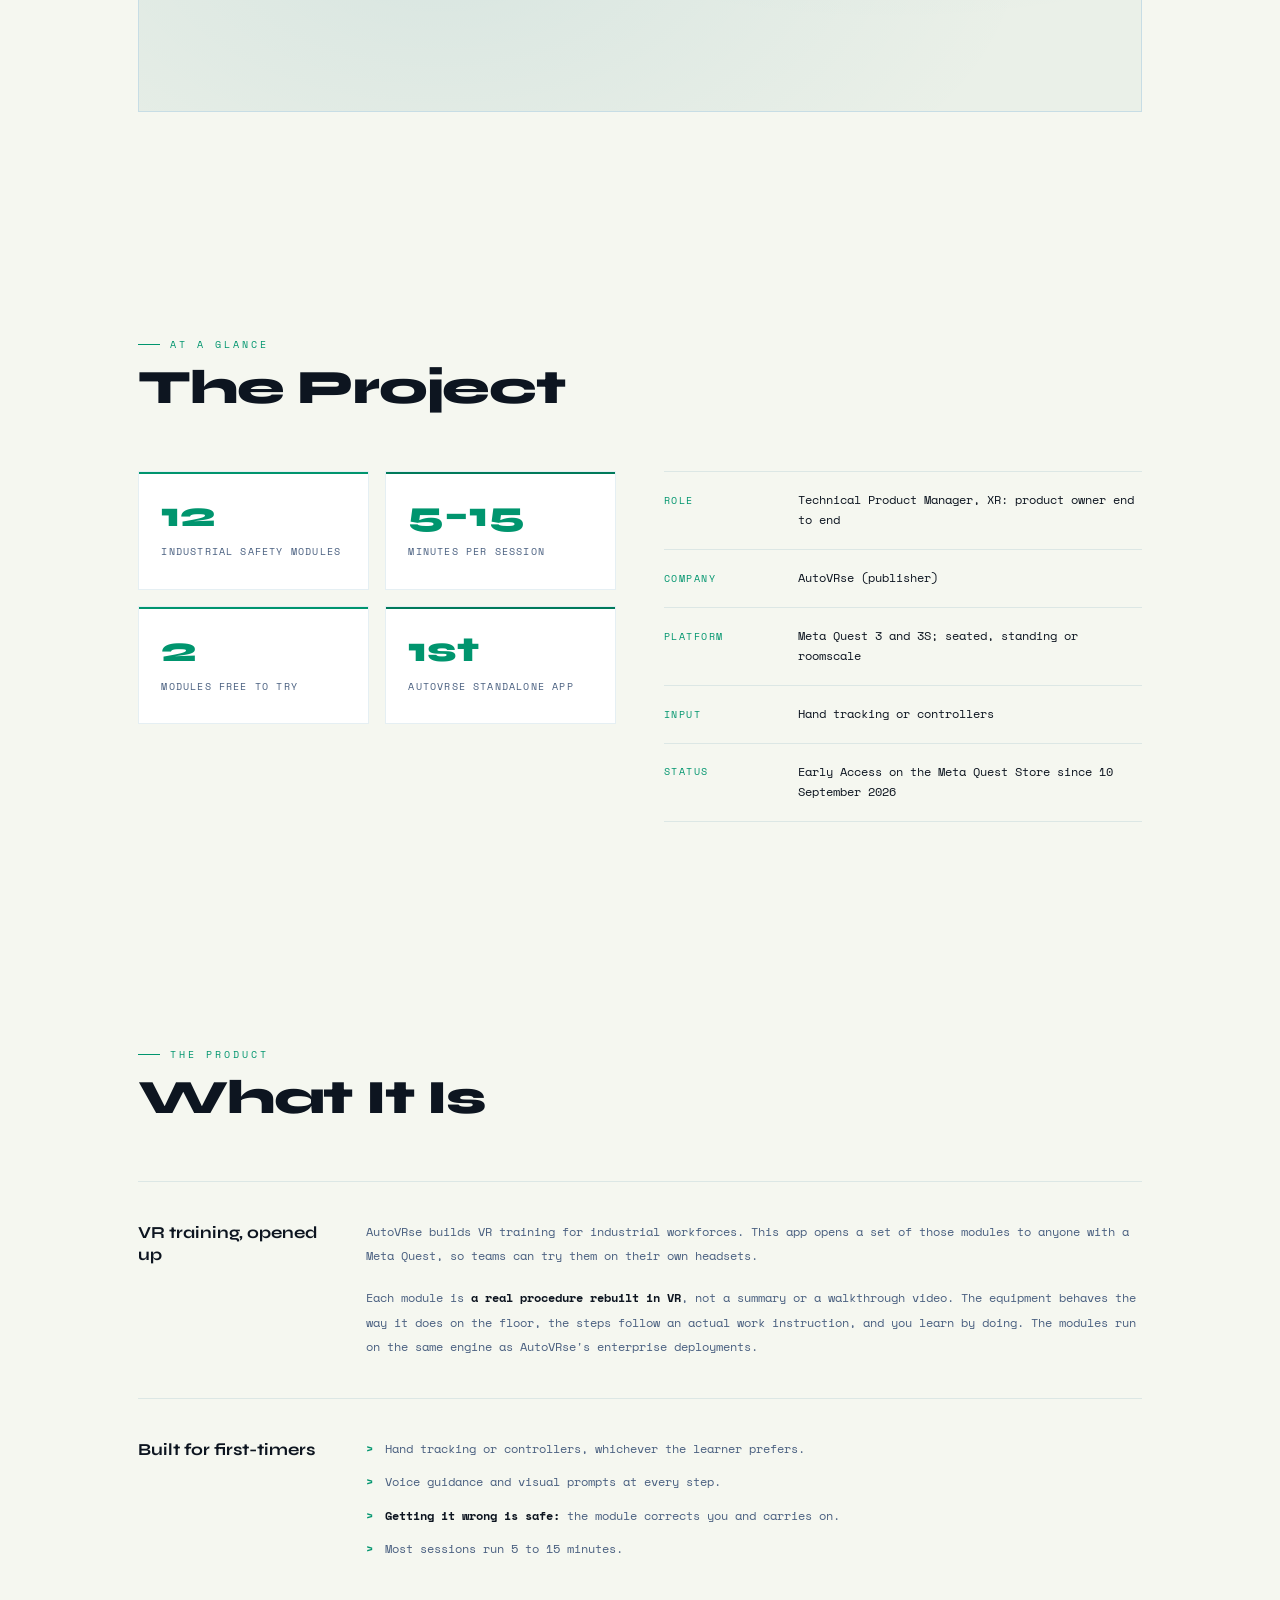
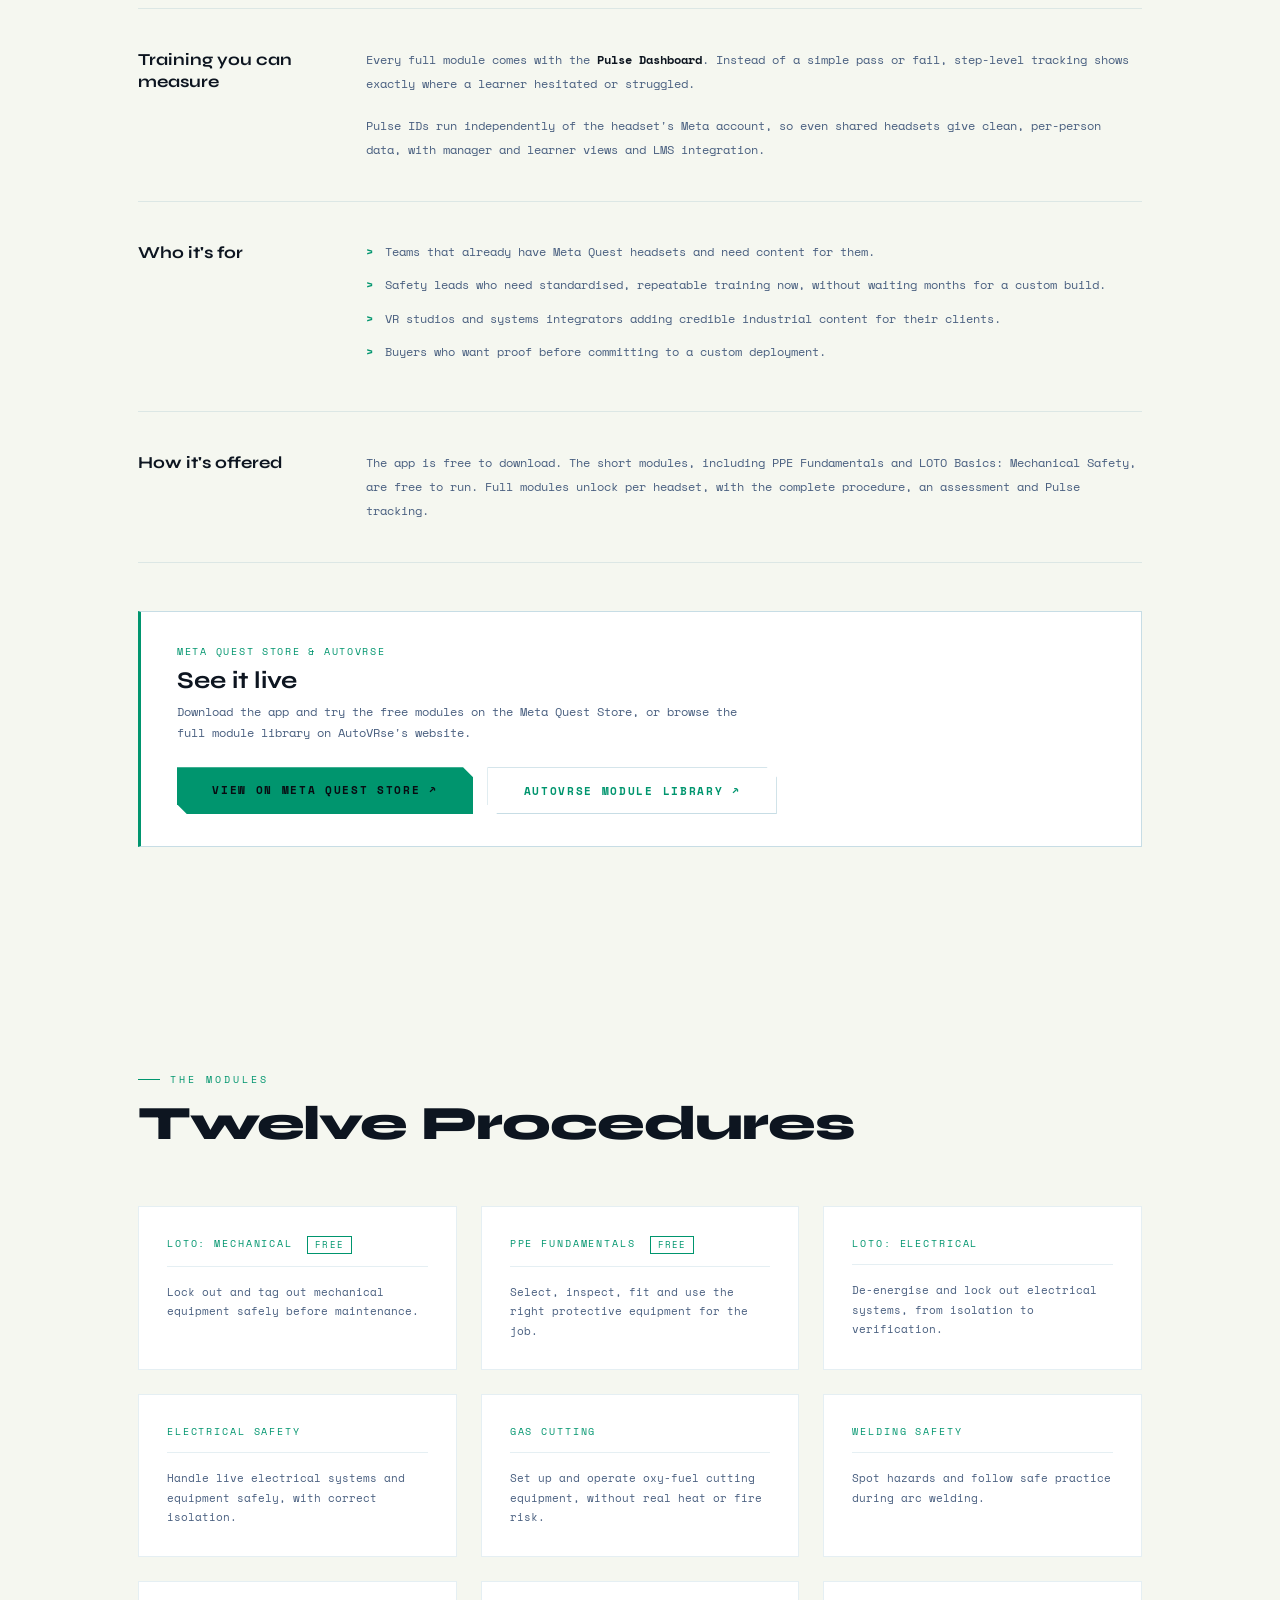
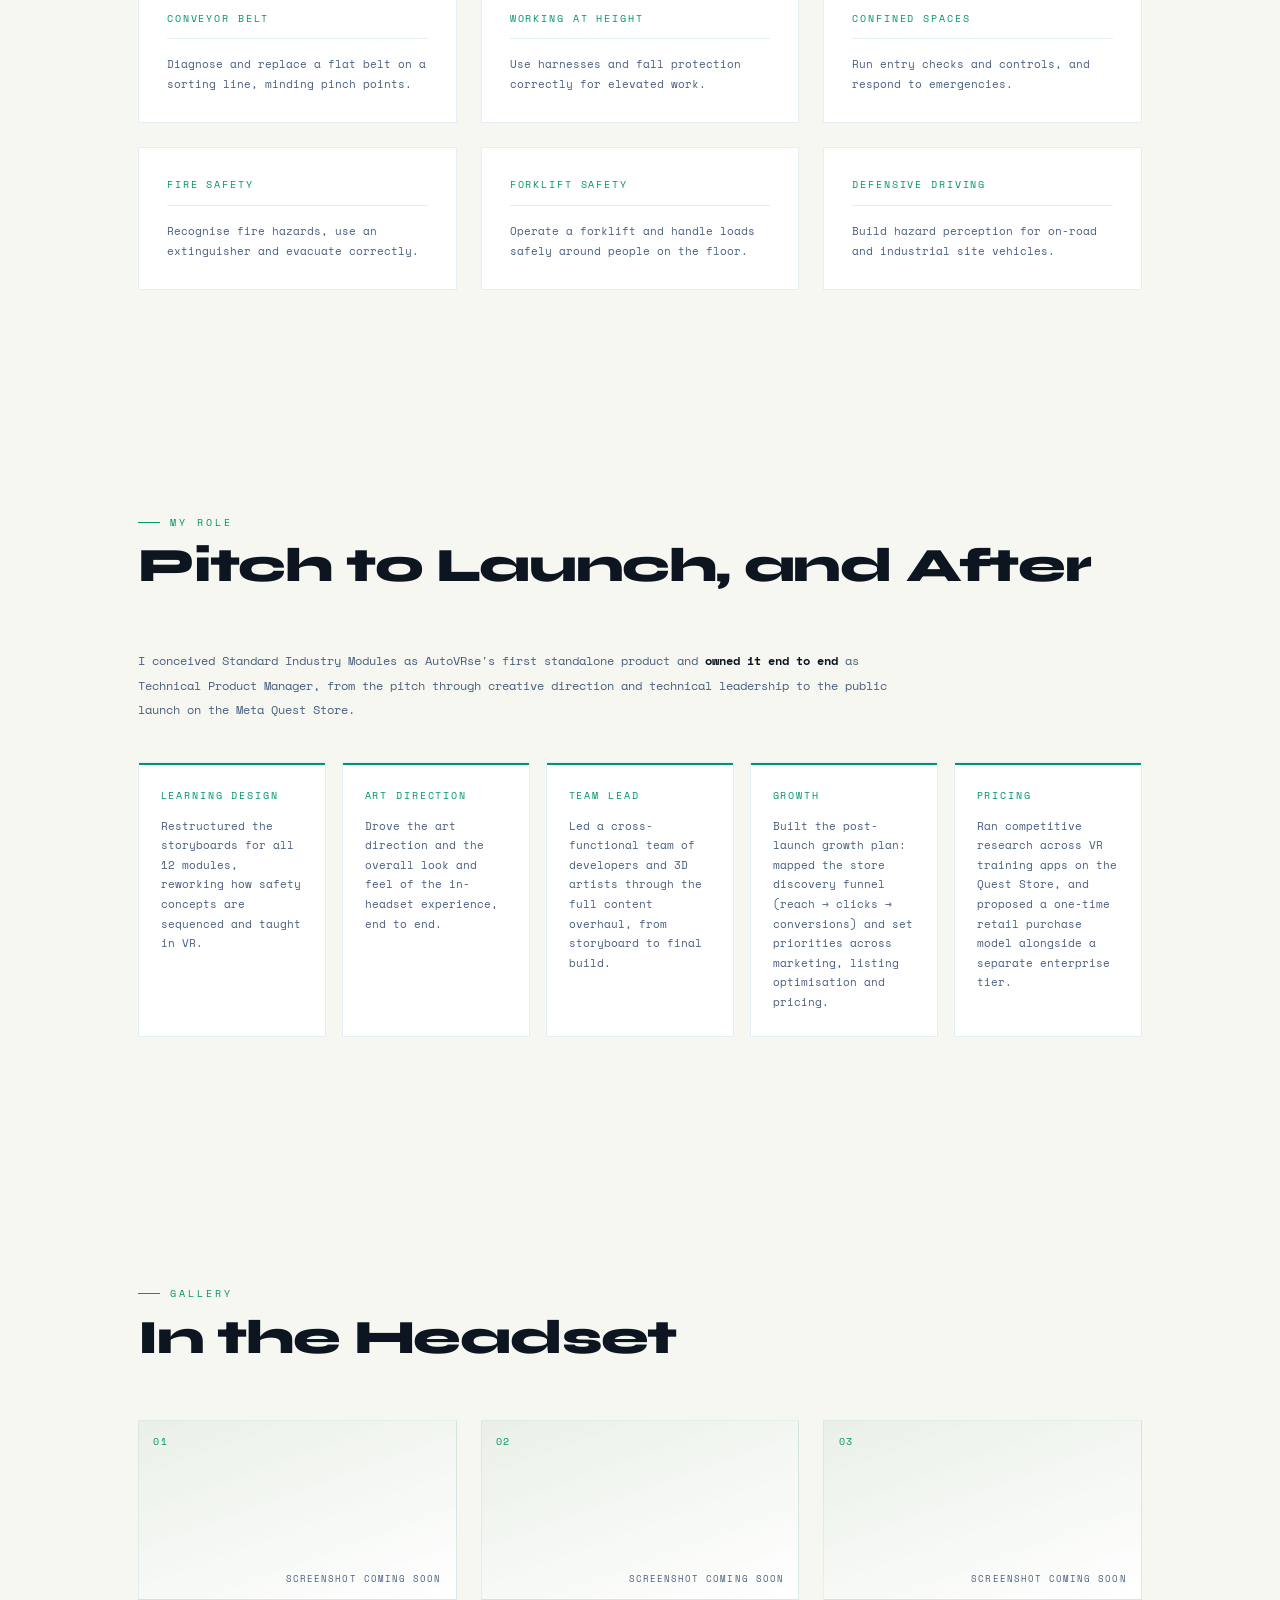
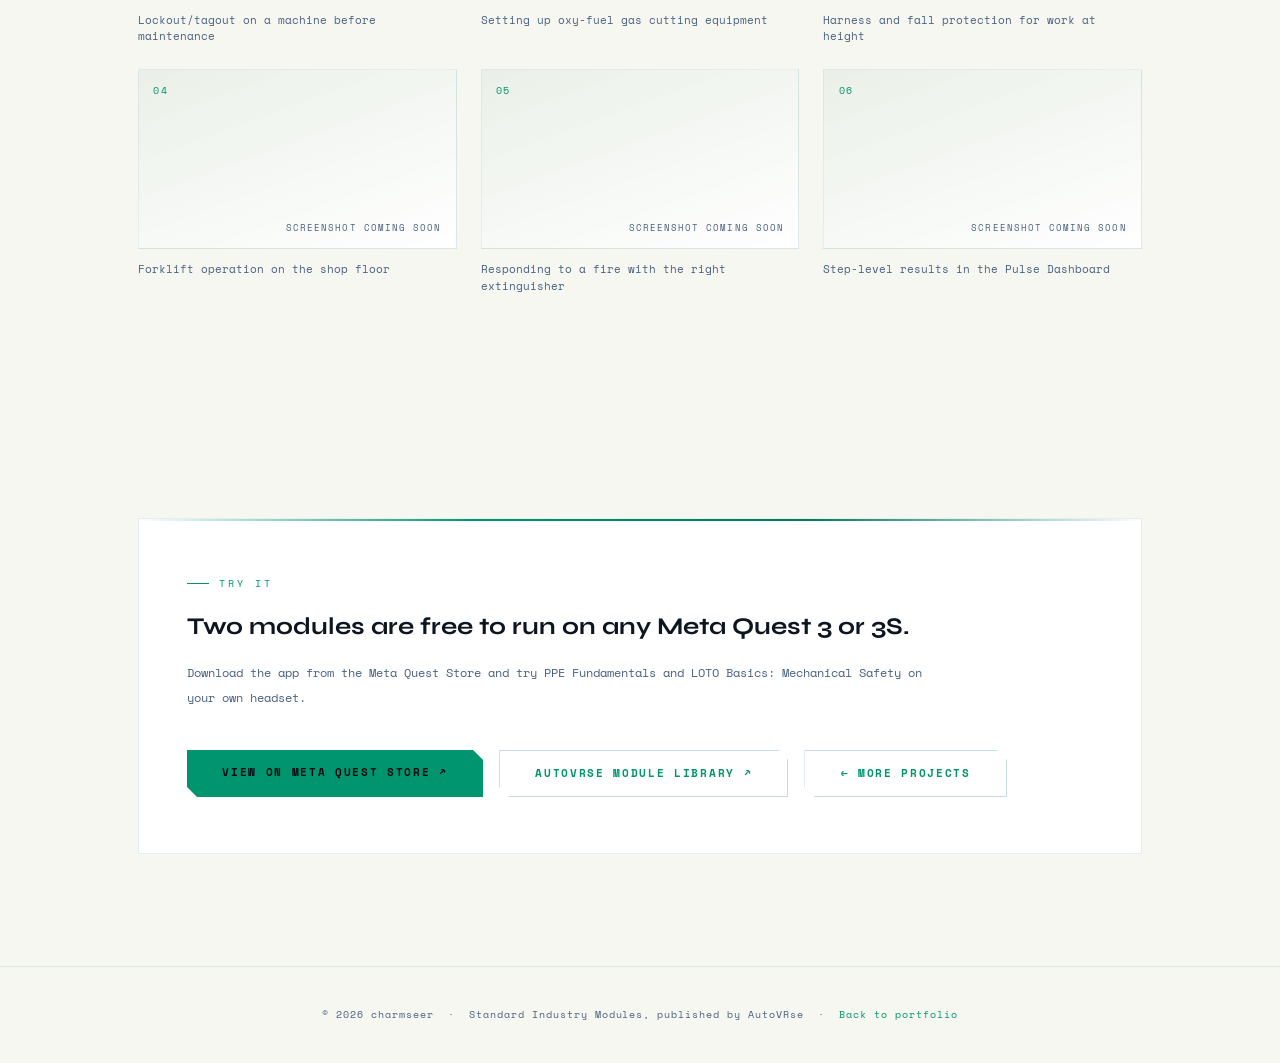
<file: standard-industry-modules/index.html>
<!DOCTYPE html>
<html lang="en">
<head>
  <meta charset="utf-8"/>
  <meta name="viewport" content="width=device-width, initial-scale=1.0"/>
  <title>Standard Industry Modules — Sreeram Hrithwik</title>
  <meta name="description" content="Standard Industry Modules: AutoVRse's first standalone VR training app on the Meta Quest Store, with 12 industrial safety modules. Product-led end to end by Sreeram Hrithwik."/>

  <!-- Link previews (LinkedIn, chat apps) -->
  <meta property="og:type" content="website"/>
  <meta property="og:title" content="Standard Industry Modules — VR safety training on Meta Quest"/>
  <meta property="og:description" content="AutoVRse's first standalone VR training app: 12 industrial safety procedures rebuilt in VR. Product-led end to end by Sreeram Hrithwik."/>
  <meta property="og:url" content="https://charmseer.com/standard-industry-modules/"/>
  <!-- Add a 1200×630 cover image here once you have one:
  <meta property="og:image" content="https://charmseer.com/standard-industry-modules/images/cover.jpg"/> -->

  <link rel="shortcut icon" type="image/png" href="../favicon.png"/>
  <link rel="preconnect" href="https://fonts.googleapis.com"/>
  <link href="https://fonts.googleapis.com/css2?family=Space+Mono:wght@400;700&family=Syne:wght@400;700;800&display=swap" rel="stylesheet"/>
  <link rel="stylesheet" href="../style.css?v=2026-11-27d"/>
</head>
<body class="page-case">

  <div class="cursor" id="cursor"></div>
  <canvas id="starfield"></canvas>

  <!-- NAV -->
  <nav id="navbar">
    <a href="../" class="nav-logo">CHARMSEER</a>
    <ul class="nav-links">
      <li><a href="#product">Product</a></li>
      <li><a href="#modules">Modules</a></li>
      <li><a href="#role">My Role</a></li>
      <li><a href="#gallery">Gallery</a></li>
      <li><a href="https://www.meta.com/en-gb/experiences/autovrse-standard-industry-modules/1046743811173548/" class="nav-external" target="_blank" rel="noopener">Quest Store &#8599;</a></li>
      <li><a href="../#projects">&larr; Portfolio</a></li>
      <li>
        <div class="toggle-wrap">
          <span class="toggle-label" id="mode-label">Dark</span>
          <div class="toggle" id="theme-toggle" role="button" aria-label="Toggle light/dark theme">
            <div class="toggle-thumb"></div>
          </div>
        </div>
      </li>
    </ul>
    <button class="nav-mobile-btn" id="nav-mobile-btn" aria-label="Open menu">&#9776;</button>
  </nav>

  <!-- MOBILE MENU -->
  <div class="mobile-menu" id="mobile-menu">
    <a href="#product" class="mobile-link">Product</a>
    <a href="#modules" class="mobile-link">Modules</a>
    <a href="#role" class="mobile-link">My Role</a>
    <a href="#gallery" class="mobile-link">Gallery</a>
    <a href="https://www.meta.com/en-gb/experiences/autovrse-standard-industry-modules/1046743811173548/" class="mobile-link nav-external" target="_blank" rel="noopener">Quest Store &#8599;</a>
    <a href="../#projects" class="mobile-link">&larr; Portfolio</a>
    <div class="toggle-wrap" style="justify-content:center;margin-top:1rem;">
      <span class="toggle-label" id="mode-label-mobile">Dark</span>
      <div class="toggle" id="theme-toggle-mobile" role="button" aria-label="Toggle light/dark theme">
        <div class="toggle-thumb"></div>
      </div>
    </div>
  </div>

  <main>

    <!-- HERO -->
    <section id="hero" class="pw-hero">
      <div class="hero-tag">Project 01 &nbsp;·&nbsp; VR Training &nbsp;·&nbsp; AutoVRse &nbsp;·&nbsp; 2026</div>
      <h1 class="hero-name">Standard Industry Modules</h1>
      <h2 class="hero-title"><span>Real industrial procedures, rebuilt in VR.</span><br>AutoVRse's first standalone training app, live on the Meta Quest Store.</h2>
      <p class="hero-desc">
        I conceived the app and owned it end to end as Technical Product Manager: the pitch, storyboards, art direction, technical leadership, public launch and the growth plan.
      </p>
      <div class="pw-hero-tags">
        <span class="project-tag">Meta Quest 3 / 3S</span>
        <span class="project-tag">Unity</span>
        <span class="project-tag">VR Training</span>
        <span class="project-tag">Hand Tracking</span>
        <span class="project-tag">Product Lead</span>
      </div>
      <div class="hero-cta">
        <a href="https://www.meta.com/en-gb/experiences/autovrse-standard-industry-modules/1046743811173548/" class="btn-primary" target="_blank" rel="noopener">View on Meta Quest Store &#8599;</a>
        <a href="#role" class="btn-outline">My Role</a>
      </div>
    </section>

    <!-- TRAILER -->
    <section id="trailer">
      <div class="reveal">
        <div class="section-tag">Trailer</div>
        <h3 class="section-heading">Learn by Doing</h3>
      </div>
      <div class="pw-video reveal">
        <!--
          VIDEO: when there's a public trailer on YouTube, delete the placeholder <div> below
          and uncomment the <iframe>, replacing VIDEO_ID with the part after "v=" in the URL.

        <iframe src="https://www.youtube-nocookie.com/embed/VIDEO_ID"
                title="Standard Industry Modules trailer"
                allow="accelerometer; autoplay; clipboard-write; encrypted-media; gyroscope; picture-in-picture; web-share"
                referrerpolicy="strict-origin-when-cross-origin"
                allowfullscreen loading="lazy"></iframe>
        -->
        <div class="pw-video-placeholder" role="img" aria-label="Trailer coming soon">
          <div class="pw-play" aria-hidden="true">&#9654;</div>
          <span class="pw-ph-label">Trailer coming soon</span>
          <span class="pw-ph-sub">In-headset footage from Meta Quest 3</span>
        </div>
      </div>
    </section>

    <!-- AT A GLANCE -->
    <section id="glance">
      <div class="reveal">
        <div class="section-tag">At a Glance</div>
        <h3 class="section-heading">The Project</h3>
      </div>
      <div class="pw-glance reveal">
        <div class="pw-stats">
          <div class="stat-card">
            <span class="stat-number">12</span>
            <span class="stat-label">Industrial safety modules</span>
          </div>
          <div class="stat-card">
            <span class="stat-number">5–15</span>
            <span class="stat-label">Minutes per session</span>
          </div>
          <div class="stat-card">
            <span class="stat-number">2</span>
            <span class="stat-label">Modules free to try</span>
          </div>
          <div class="stat-card">
            <span class="stat-number">1st</span>
            <span class="stat-label">AutoVRse standalone app</span>
          </div>
        </div>
        <dl class="pw-facts">
          <div><dt>Role</dt><dd>Technical Product Manager, XR: product owner end to end</dd></div>
          <div><dt>Company</dt><dd>AutoVRse (publisher)</dd></div>
          <div><dt>Platform</dt><dd>Meta Quest 3 and 3S; seated, standing or roomscale</dd></div>
          <div><dt>Input</dt><dd>Hand tracking or controllers</dd></div>
          <div><dt>Status</dt><dd>Early Access on the Meta Quest Store since 10 September 2026</dd></div>
        </dl>
      </div>
    </section>

    <!-- THE PRODUCT -->
    <section id="product">
      <div class="reveal">
        <div class="section-tag">The Product</div>
        <h3 class="section-heading">What It Is</h3>
      </div>

      <div class="pw-blocks">

        <article class="pw-block reveal">
          <h4 class="pw-block-title">VR training, opened up</h4>
          <div class="pw-prose">
            <p>AutoVRse builds VR training for industrial workforces. This app opens a set of those modules to anyone with a Meta Quest, so teams can try them on their own headsets.</p>
            <p>Each module is <strong>a real procedure rebuilt in VR</strong>, not a summary or a walkthrough video. The equipment behaves the way it does on the floor, the steps follow an actual work instruction, and you learn by doing. The modules run on the same engine as AutoVRse's enterprise deployments.</p>
          </div>
        </article>

        <article class="pw-block reveal">
          <h4 class="pw-block-title">Built for first-timers</h4>
          <div class="pw-prose">
            <ul>
              <li>Hand tracking or controllers, whichever the learner prefers.</li>
              <li>Voice guidance and visual prompts at every step.</li>
              <li><strong>Getting it wrong is safe:</strong> the module corrects you and carries on.</li>
              <li>Most sessions run 5 to 15 minutes.</li>
            </ul>
          </div>
        </article>

        <article class="pw-block reveal">
          <h4 class="pw-block-title">Training you can measure</h4>
          <div class="pw-prose">
            <p>Every full module comes with the <strong>Pulse Dashboard</strong>. Instead of a simple pass or fail, step-level tracking shows exactly where a learner hesitated or struggled.</p>
            <p>Pulse IDs run independently of the headset's Meta account, so even shared headsets give clean, per-person data, with manager and learner views and LMS integration.</p>
          </div>
        </article>

        <article class="pw-block reveal">
          <h4 class="pw-block-title">Who it's for</h4>
          <div class="pw-prose">
            <ul>
              <li>Teams that already have Meta Quest headsets and need content for them.</li>
              <li>Safety leads who need standardised, repeatable training now, without waiting months for a custom build.</li>
              <li>VR studios and systems integrators adding credible industrial content for their clients.</li>
              <li>Buyers who want proof before committing to a custom deployment.</li>
            </ul>
          </div>
        </article>

        <article class="pw-block reveal">
          <h4 class="pw-block-title">How it's offered</h4>
          <div class="pw-prose">
            <p>The app is free to download. The short modules, including PPE Fundamentals and LOTO Basics: Mechanical Safety, are free to run. Full modules unlock per headset, with the complete procedure, an assessment and Pulse tracking.</p>
          </div>
        </article>

      </div>

      <div class="case-cta-band reveal">
        <div class="case-cta-band-text">
          <span class="case-cta-band-kicker">Meta Quest Store &amp; AutoVRse</span>
          <span class="case-cta-band-title">See it live</span>
          <span class="case-cta-band-sub">Download the app and try the free modules on the Meta Quest Store, or browse the full module library on AutoVRse's website.</span>
        </div>
        <div class="case-cta-band-actions">
          <a href="https://www.meta.com/en-gb/experiences/autovrse-standard-industry-modules/1046743811173548/" class="btn-primary" target="_blank" rel="noopener">View on Meta Quest Store &#8599;</a>
          <a href="https://www.autovrse.com/ready-to-use-module-library" class="btn-outline" target="_blank" rel="noopener">AutoVRse Module Library &#8599;</a>
        </div>
      </div>
    </section>

    <!-- MODULES -->
    <section id="modules">
      <div class="reveal">
        <div class="section-tag">The Modules</div>
        <h3 class="section-heading">Twelve Procedures</h3>
      </div>
      <div class="pw-caps reveal">
        <div class="skill-group">
          <div class="skill-group-title">LOTO: Mechanical <span class="case-free">Free</span></div>
          <p>Lock out and tag out mechanical equipment safely before maintenance.</p>
        </div>
        <div class="skill-group">
          <div class="skill-group-title">PPE Fundamentals <span class="case-free">Free</span></div>
          <p>Select, inspect, fit and use the right protective equipment for the job.</p>
        </div>
        <div class="skill-group">
          <div class="skill-group-title">LOTO: Electrical</div>
          <p>De-energise and lock out electrical systems, from isolation to verification.</p>
        </div>
        <div class="skill-group">
          <div class="skill-group-title">Electrical Safety</div>
          <p>Handle live electrical systems and equipment safely, with correct isolation.</p>
        </div>
        <div class="skill-group">
          <div class="skill-group-title">Gas Cutting</div>
          <p>Set up and operate oxy-fuel cutting equipment, without real heat or fire risk.</p>
        </div>
        <div class="skill-group">
          <div class="skill-group-title">Welding Safety</div>
          <p>Spot hazards and follow safe practice during arc welding.</p>
        </div>
        <div class="skill-group">
          <div class="skill-group-title">Conveyor Belt</div>
          <p>Diagnose and replace a flat belt on a sorting line, minding pinch points.</p>
        </div>
        <div class="skill-group">
          <div class="skill-group-title">Working at Height</div>
          <p>Use harnesses and fall protection correctly for elevated work.</p>
        </div>
        <div class="skill-group">
          <div class="skill-group-title">Confined Spaces</div>
          <p>Run entry checks and controls, and respond to emergencies.</p>
        </div>
        <div class="skill-group">
          <div class="skill-group-title">Fire Safety</div>
          <p>Recognise fire hazards, use an extinguisher and evacuate correctly.</p>
        </div>
        <div class="skill-group">
          <div class="skill-group-title">Forklift Safety</div>
          <p>Operate a forklift and handle loads safely around people on the floor.</p>
        </div>
        <div class="skill-group">
          <div class="skill-group-title">Defensive Driving</div>
          <p>Build hazard perception for on-road and industrial site vehicles.</p>
        </div>
      </div>
    </section>

    <!-- MY ROLE -->
    <section id="role">
      <div class="reveal">
        <div class="section-tag">My Role</div>
        <h3 class="section-heading">Pitch to Launch, and After</h3>
      </div>
      <div class="pw-hands reveal">
        <div class="pw-prose pw-lead">
          <p>I conceived Standard Industry Modules as AutoVRse's first standalone product and <strong>owned it end to end</strong> as Technical Product Manager, from the pitch through creative direction and technical leadership to the public launch on the Meta Quest Store.</p>
        </div>
        <div class="pw-steps">
          <div class="pw-step">
            <span class="pw-step-num">Learning design</span>
            <p>Restructured the storyboards for all 12 modules, reworking how safety concepts are sequenced and taught in VR.</p>
          </div>
          <div class="pw-step">
            <span class="pw-step-num">Art direction</span>
            <p>Drove the art direction and the overall look and feel of the in-headset experience, end to end.</p>
          </div>
          <div class="pw-step">
            <span class="pw-step-num">Team lead</span>
            <p>Led a cross-functional team of developers and 3D artists through the full content overhaul, from storyboard to final build.</p>
          </div>
          <div class="pw-step">
            <span class="pw-step-num">Growth</span>
            <p>Built the post-launch growth plan: mapped the store discovery funnel (reach → clicks → conversions) and set priorities across marketing, listing optimisation and pricing.</p>
          </div>
          <div class="pw-step">
            <span class="pw-step-num">Pricing</span>
            <p>Ran competitive research across VR training apps on the Quest Store, and proposed a one-time retail purchase model alongside a separate enterprise tier.</p>
          </div>
        </div>
      </div>
    </section>

    <!-- GALLERY -->
    <section id="gallery">
      <div class="reveal">
        <div class="section-tag">Gallery</div>
        <h3 class="section-heading">In the Headset</h3>
      </div>
      <!--
        IMAGES: put screenshots in standard-industry-modules/images/ and swap each placeholder
        <div class="pw-shot-ph">…</div> for an <img>, keeping the figcaption. Example:
        <img src="images/01-loto.jpg" alt="Locking out a machine isolator in VR" loading="lazy"/>
        16:9 works best.
      -->
      <div class="pw-gallery reveal">
        <figure class="pw-shot">
          <div class="pw-shot-ph" aria-hidden="true"><span>01</span></div>
          <figcaption>Lockout/tagout on a machine before maintenance</figcaption>
        </figure>
        <figure class="pw-shot">
          <div class="pw-shot-ph" aria-hidden="true"><span>02</span></div>
          <figcaption>Setting up oxy-fuel gas cutting equipment</figcaption>
        </figure>
        <figure class="pw-shot">
          <div class="pw-shot-ph" aria-hidden="true"><span>03</span></div>
          <figcaption>Harness and fall protection for work at height</figcaption>
        </figure>
        <figure class="pw-shot">
          <div class="pw-shot-ph" aria-hidden="true"><span>04</span></div>
          <figcaption>Forklift operation on the shop floor</figcaption>
        </figure>
        <figure class="pw-shot">
          <div class="pw-shot-ph" aria-hidden="true"><span>05</span></div>
          <figcaption>Responding to a fire with the right extinguisher</figcaption>
        </figure>
        <figure class="pw-shot">
          <div class="pw-shot-ph" aria-hidden="true"><span>06</span></div>
          <figcaption>Step-level results in the Pulse Dashboard</figcaption>
        </figure>
      </div>
    </section>

    <!-- TRY IT -->
    <section id="try">
      <div class="pw-why reveal">
        <div class="section-tag">Try It</div>
        <div class="pw-prose">
          <p class="case-cta-lead">Two modules are free to run on any Meta Quest 3 or 3S.</p>
          <p>Download the app from the Meta Quest Store and try PPE Fundamentals and LOTO Basics: Mechanical Safety on your own headset.</p>
        </div>
        <div class="pw-why-cta">
          <a href="https://www.meta.com/en-gb/experiences/autovrse-standard-industry-modules/1046743811173548/" class="btn-primary" target="_blank" rel="noopener">View on Meta Quest Store &#8599;</a>
          <a href="https://www.autovrse.com/ready-to-use-module-library" class="btn-outline" target="_blank" rel="noopener">AutoVRse Module Library &#8599;</a>
          <a href="../#projects" class="btn-outline">&larr; More Projects</a>
        </div>
      </div>
    </section>

  </main>

  <footer>
    <span>© 2026 charmseer &nbsp;·&nbsp; Standard Industry Modules, published by AutoVRse &nbsp;·&nbsp; <a href="../" class="pw-footer-link">Back to portfolio</a></span>
  </footer>

  <script src="../script.js?v=2026-11-27d"></script>
</body>
</html>
</file>
<file: style.css>
/* ============================================================
   CHARMSEER PORTFOLIO — style.css
   Theme: Clean Futuristic · Dark/Light Toggle
   ============================================================ */

/* === CSS VARIABLES === */
:root {
  --bg:           #080c12;
  --bg2:          #0d1520;
  --bg3:          #111d2e;
  --text:         #e8edf5;
  --text2:        #8a9ab5;
  --accent:       #00c896; /* #00d4ff; cool cyan*/
  --accent2:      #00a07a; /* #0099bb; */
  --accent-glow:  rgba(0, 200, 150, 0.12);
  --border:       rgba(0, 200, 150, 0.18);
  --border2:      rgba(0, 200, 150, 0.08); 
  /* --accent-glow:  rgba(0, 212, 255, 0.12);
  --border:       rgba(0, 212, 255, 0.18);
  --border2:      rgba(0, 212, 255, 0.08); */
  --card:         rgba(13, 21, 32, 0.95);
  --toggle-bg:    #1a2a3a;
  --nav-bg:       rgba(8, 12, 18, 0.88);
  --clip:         polygon(0 0, calc(100% - 10px) 0, 100% 10px, 100% 100%, 10px 100%, 0 calc(100% - 10px));
}

[data-theme="light"] {
  /* --bg:           #f0f4f8; */
  --bg:           #f5f7f0;  
  --bg2:          #ffffff;
  /* --bg3:          #e4ecf5; */
  --bg3:          #eaf0e8;
  --text:         #0d1520;
  --text2:        #4a6080;
  /* --accent:       #006688;
  --accent2:      #0088aa; */
  --accent:       #00956e;
  --accent2:      #007a5a;
  --accent-glow:  rgba(0, 102, 136, 0.08);
  --border:       rgba(0, 102, 136, 0.22);
  --border2:      rgba(0, 102, 136, 0.10);
  --card:         rgba(255, 255, 255, 0.97);
  --toggle-bg:    #dde6f0;
  --nav-bg:       rgba(240, 244, 248, 0.92);
}

/* === RESET & BASE === */
*, *::before, *::after {
  margin: 0;
  padding: 0;
  box-sizing: border-box;
}

html {
  scroll-behavior: smooth;
  font-size: 16px;
}

body {
  font-family: 'Syne', sans-serif;
  background: var(--bg);
  color: var(--text);
  transition: background 0.4s ease, color 0.4s ease;
  overflow-x: hidden;
  line-height: 1.6;
}

/* === STARFIELD CANVAS === */
#starfield {
  position: fixed;
  top: 0; left: 0;
  width: 100%; height: 100%;
  pointer-events: none;
  z-index: 0;
  opacity: 0.55;
  transition: opacity 0.4s;
}
[data-theme="light"] #starfield {
  opacity: 0.12;
}

/* === CUSTOM CURSOR === */
.cursor {
  width: 8px;
  height: 8px;
  background: var(--accent);
  border-radius: 50%;
  position: fixed;
  pointer-events: none;
  z-index: 9999;
  transform: translate(-50%, -50%);
  transition: transform 0.08s linear;
  mix-blend-mode: screen;
}
[data-theme="light"] .cursor {
  mix-blend-mode: multiply;
}

/* === NAVIGATION === */
nav {
  position: fixed;
  top: 0; left: 0; right: 0;
  z-index: 200;
  display: flex;
  align-items: center;
  justify-content: space-between;
  padding: 1.2rem 3rem;
  background: var(--nav-bg);
  backdrop-filter: blur(18px);
  -webkit-backdrop-filter: blur(18px);
  border-bottom: 1px solid var(--border2);
  transition: background 0.4s, border-color 0.4s;
}

.nav-logo {
  font-family: 'Space Mono', monospace;
  font-size: 0.8rem;
  font-weight: 700;
  color: var(--accent);
  letter-spacing: 0.2em;
  text-transform: uppercase;
  text-decoration: none;
}

.nav-links {
  display: flex;
  gap: 2.2rem;
  list-style: none;
  align-items: center;
}

.nav-links a {
  font-family: 'Space Mono', monospace;
  font-size: 0.7rem;
  letter-spacing: 0.13em;
  text-transform: uppercase;
  color: var(--text2);
  text-decoration: none;
  transition: color 0.2s;
  position: relative;
}
.nav-links a::after {
  content: '';
  position: absolute;
  bottom: -3px; left: 0; right: 0;
  height: 1px;
  background: var(--accent);
  transform: scaleX(0);
  transition: transform 0.2s;
  transform-origin: left;
}
.nav-links a:hover { color: var(--accent); }
.nav-links a:hover::after { transform: scaleX(1); }

/* Dark/light toggle */
.toggle-wrap {
  display: flex;
  align-items: center;
  gap: 0.55rem;
}
.toggle-label {
  font-family: 'Space Mono', monospace;
  font-size: 0.62rem;
  color: var(--text2);
  letter-spacing: 0.1em;
  text-transform: uppercase;
  user-select: none;
}
.toggle {
  width: 44px;
  height: 24px;
  background: var(--toggle-bg);
  border-radius: 12px;
  border: 1px solid var(--border);
  cursor: pointer;
  position: relative;
  transition: background 0.3s, border-color 0.3s;
  flex-shrink: 0;
}
.toggle-thumb {
  position: absolute;
  top: 3px; left: 3px;
  width: 16px; height: 16px;
  border-radius: 50%;
  background: var(--accent);
  transition: transform 0.3s ease, background 0.3s;
}
[data-theme="light"] .toggle-thumb {
  transform: translateX(20px);
}

/* Mobile hamburger */
.nav-mobile-btn {
  display: none;
  background: none;
  border: 1px solid var(--border);
  color: var(--accent);
  font-size: 1.2rem;
  padding: 0.3rem 0.6rem;
  cursor: pointer;
  border-radius: 4px;
}

/* Mobile menu overlay */
.mobile-menu {
  display: none;
  position: fixed;
  top: 65px; left: 0; right: 0;
  z-index: 190;
  background: var(--nav-bg);
  backdrop-filter: blur(18px);
  -webkit-backdrop-filter: blur(18px);
  border-bottom: 1px solid var(--border2);
  flex-direction: column;
  padding: 1.5rem 2rem;
  gap: 1.2rem;
}
.mobile-menu.open { display: flex; }
.mobile-link {
  font-family: 'Space Mono', monospace;
  font-size: 0.78rem;
  letter-spacing: 0.12em;
  text-transform: uppercase;
  color: var(--text2);
  text-decoration: none;
  transition: color 0.2s;
}
.mobile-link:hover { color: var(--accent); }

/* === MAIN WRAPPER === */
main { position: relative; z-index: 1; }

/* === SECTIONS COMMON === */
section {
  max-width: 1100px;
  margin: 0 auto;
  padding: 7rem 3rem;
}

.section-tag {
  font-family: 'Space Mono', monospace;
  font-size: 0.65rem;
  letter-spacing: 0.28em;
  text-transform: uppercase;
  color: var(--accent);
  margin-bottom: 0.6rem;
  display: flex;
  align-items: center;
  gap: 0.65rem;
}
.section-tag::before {
  content: '';
  display: inline-block;
  width: 22px;
  height: 1px;
  background: var(--accent);
  flex-shrink: 0;
}

h3.section-heading {
  font-size: clamp(1.9rem, 4.5vw, 3rem);
  font-weight: 800;
  color: var(--text);
  margin-bottom: 3.5rem;
  letter-spacing: -0.025em;
  line-height: 1.1;
}

/* === HERO === */
#hero {
  min-height: 100vh;
  display: flex;
  flex-direction: column;
  justify-content: center;
  align-items: flex-start;
  padding: 9rem 3rem 5rem;
  max-width: 1100px;
  margin: 0 auto;
  position: relative;
}

.hero-tag {
  font-family: 'Space Mono', monospace;
  font-size: 0.7rem;
  letter-spacing: 0.22em;
  text-transform: uppercase;
  color: var(--accent);
  margin-bottom: 1.5rem;
  display: flex;
  align-items: center;
  gap: 0.8rem;
  opacity: 0;
  animation: fadeUp 0.8s 0.2s forwards;
}
.hero-tag::before {
  content: '';
  display: inline-block;
  width: 36px;
  height: 1px;
  background: var(--accent);
}

h1.hero-name {
  font-size: clamp(3.2rem, 8vw, 6.5rem);
  font-weight: 800;
  line-height: 0.95;
  letter-spacing: -0.01em; /* default was -0.03em */
  color: var(--text);
  margin-bottom: 1rem;
  opacity: 0;
  animation: fadeUp 0.8s 0.35s forwards;
}

h2.hero-title {
  font-size: clamp(1rem, 2.5vw, 1.5rem);
  font-weight: 400;
  color: var(--text2);
  margin-bottom: 1.75rem;
  letter-spacing: 0.01em;
  line-height: 1.6;  /* default was -0.03em */
  opacity: 0;
  animation: fadeUp 0.8s 0.5s forwards;
}
h2.hero-title span {
  color: var(--accent);
  font-weight: 700;
}

.hero-desc {
  font-family: 'Space Mono', monospace;
  font-size: 0.78rem;
  color: var(--text2);
  line-height: 1.9;
  max-width: 520px;
  margin-bottom: 2.5rem;
  opacity: 0;
  animation: fadeUp 0.8s 0.65s forwards;
}

.hero-cta {
  display: flex;
  gap: 1rem;
  flex-wrap: wrap;
  opacity: 0;
  animation: fadeUp 0.8s 0.8s forwards;
}

/* Scroll hint */
.hero-scroll-hint {
  position: relative;
  bottom: auto;
  left: auto;
  display: flex;
  flex-direction: column;
  align-items: flex-start;
  gap: 0.5rem;
  margin-top: -1.5rem;
  opacity: 0;
  animation: fadeIn 1s 1.4s forwards;
}
/* .hero-scroll-hint {
  position: absolute;
  bottom: 3rem;
  left: 3rem;
  display: flex;
  flex-direction: column;
  align-items: center;
  gap: 0.5rem;
  opacity: 0;
  animation: fadeIn 1s 1.4s forwards;
} */

.scroll-line {
  width: 1px;
  height: 48px;
  background: linear-gradient(to bottom, var(--accent), transparent);
  animation: scrollPulse 2s ease-in-out infinite;
}
.scroll-text {
  font-family: 'Space Mono', monospace;
  font-size: 0.58rem;
  letter-spacing: 0.2em;
  text-transform: uppercase;
  color: var(--text2);
  writing-mode: vertical-rl;
}

/* === BUTTONS === */
.btn-primary {
  display: inline-block;
  padding: 0.85rem 2.2rem;
  background: var(--accent);
  color: #080c12;
  font-family: 'Space Mono', monospace;
  font-size: 0.7rem;
  font-weight: 700;
  letter-spacing: 0.15em;
  text-transform: uppercase;
  text-decoration: none;
  border: none;
  cursor: pointer;
  clip-path: var(--clip);
  transition: opacity 0.2s, transform 0.2s;
}
.btn-primary:hover {
  opacity: 0.85;
  transform: translateY(-2px);
}

.btn-outline {
  display: inline-block;
  padding: 0.85rem 2.2rem;
  background: transparent;
  color: var(--accent);
  font-family: 'Space Mono', monospace;
  font-size: 0.7rem;
  font-weight: 700;
  letter-spacing: 0.15em;
  text-transform: uppercase;
  text-decoration: none;
  border: 1px solid var(--border);
  cursor: pointer;
  clip-path: var(--clip);
  transition: background 0.2s, transform 0.2s;
}
.btn-outline:hover {
  background: var(--accent-glow);
  transform: translateY(-2px);
}

/* === ABOUT === */
#about .about-grid {
  display: grid;
  grid-template-columns: 1.2fr 0.8fr;
  gap: 5rem;
  align-items: start;
}

.about-text p {
  font-family: 'Space Mono', monospace;
  font-size: 0.78rem;
  line-height: 1.95;
  color: var(--text2);
  margin-bottom: 1.1rem;
}
.about-text p strong { color: var(--text); }
.about-text a {
  color: var(--accent);
  font-weight: 700;
  text-decoration: none;
  border-bottom: 1px solid var(--border);
  transition: border-color 0.2s;
}
.about-text a:hover { border-color: var(--accent); }

.about-stats {
  display: grid;
  grid-template-columns: 1fr 1fr;
  gap: 1rem;
}

.stat-card {
  background: var(--card);
  border: 1px solid var(--border2);
  padding: 1.6rem 1.4rem;
  position: relative;
  overflow: hidden;
  transition: border-color 0.3s;
}
.stat-card::before {
  content: '';
  position: absolute;
  top: 0; left: 0; right: 0;
  height: 2px;
  background: var(--accent);
}
.stat-card:hover { border-color: var(--border); }

.stat-number {
  font-size: 2.2rem;
  font-weight: 800;
  color: var(--accent);
  display: block;
  margin-bottom: 0.3rem;
  line-height: 1;
}
.stat-label {
  font-family: 'Space Mono', monospace;
  font-size: 0.62rem;
  letter-spacing: 0.12em;
  text-transform: uppercase;
  color: var(--text2);
}

/* === SKILLS === */
#skills .skills-grid {
  display: grid;
  grid-template-columns: repeat(auto-fit, minmax(220px, 1fr));
  gap: 1.5rem;
}

.skill-group {
  background: var(--card);
  border: 1px solid var(--border2);
  padding: 1.75rem;
  transition: border-color 0.3s, transform 0.3s;
}
.skill-group:hover {
  border-color: var(--accent);
  transform: translateY(-3px);
}

.skill-group-title {
  font-family: 'Space Mono', monospace;
  font-size: 0.65rem;
  letter-spacing: 0.18em;
  text-transform: uppercase;
  color: var(--accent);
  margin-bottom: 1rem;
  padding-bottom: 0.75rem;
  border-bottom: 1px solid var(--border2);
}

.skill-tags {
  display: flex;
  flex-wrap: wrap;
  gap: 0.5rem;
}

.skill-tag {
  font-family: 'Space Mono', monospace;
  font-size: 0.62rem;
  padding: 0.3rem 0.75rem;
  background: var(--accent-glow);
  border: 1px solid var(--border);
  color: var(--text2);
  letter-spacing: 0.06em;
  transition: color 0.2s, border-color 0.2s;
}
.skill-tag:hover { color: var(--accent); border-color: var(--accent); }

/* === PROJECTS === */
#projects .projects-grid {
  display: grid;
  grid-template-columns: repeat(auto-fit, minmax(300px, 1fr));
  gap: 1.5rem;
}

.project-card {
  background: var(--card);
  border: 1px solid var(--border2);
  padding: 2rem 1.75rem;
  position: relative;
  overflow: hidden;
  transition: border-color 0.3s, transform 0.3s;
  text-decoration: none;
  display: block;
  color: inherit;
}
.project-card::after {
  content: '';
  position: absolute;
  inset: 0;
  background: linear-gradient(135deg, var(--accent-glow) 0%, transparent 60%);
  opacity: 0;
  transition: opacity 0.3s;
  pointer-events: none;
}
.project-card:hover {
  border-color: var(--accent);
  transform: translateY(-5px);
}
.project-card:hover::after { opacity: 1; }

.project-num {
  font-family: 'Space Mono', monospace;
  font-size: 0.65rem;
  color: var(--accent);
  letter-spacing: 0.15em;
  margin-bottom: 0.75rem;
  display: block;
}

.project-arrow {
  position: absolute;
  top: 1.5rem; right: 1.5rem;
  font-size: 1.3rem;
  color: var(--border);
  transition: color 0.3s, transform 0.3s;
  line-height: 1;
}
.project-card:hover .project-arrow {
  color: var(--accent);
  transform: translate(3px, -3px);
}

.project-name {
  font-size: 1.1rem;
  font-weight: 700;
  color: var(--text);
  margin-bottom: 0.6rem;
  padding-right: 2rem;
}

.project-desc {
  font-family: 'Space Mono', monospace;
  font-size: 0.7rem;
  color: var(--text2);
  line-height: 1.75;
  margin-bottom: 1.3rem;
}

.project-tags {
  display: flex;
  gap: 0.5rem;
  flex-wrap: wrap;
}

.project-tag {
  font-family: 'Space Mono', monospace;
  font-size: 0.6rem;
  padding: 0.2rem 0.65rem;
  border: 1px solid var(--border);
  color: var(--accent);
  letter-spacing: 0.08em;
}

/* === EXPERIENCE === */
#experience .exp-list {
  display: flex;
  flex-direction: column;
}

.exp-item {
  display: grid;
  grid-template-columns: 180px 1fr;
  gap: 3rem;
  padding: 2.2rem 0;
  border-bottom: 1px solid var(--border2);
  transition: border-color 0.3s;
}
.exp-item:first-child { border-top: 1px solid var(--border2); }
.exp-item:hover { border-color: var(--border); }

.exp-period {
  font-family: 'Space Mono', monospace;
  font-size: 0.65rem;
  color: var(--text2);
  letter-spacing: 0.1em;
  padding-top: 0.25rem;
  flex-shrink: 0;
}

.exp-role {
  font-size: 1.05rem;
  font-weight: 700;
  color: var(--text);
  margin-bottom: 0.25rem;
}

.exp-company {
  font-family: 'Space Mono', monospace;
  font-size: 0.68rem;
  color: var(--accent);
  margin-bottom: 0.9rem;
  letter-spacing: 0.08em;
}

.exp-bullets {
  list-style: none;
}
.exp-bullets li {
  font-family: 'Space Mono', monospace;
  font-size: 0.7rem;
  color: var(--text2);
  line-height: 1.75;
  padding-left: 1.2rem;
  position: relative;
  margin-bottom: 0.4rem;
}
.exp-bullets li::before {
  content: '>';
  position: absolute;
  left: 0;
  color: var(--accent);
  font-weight: 700;
}
.exp-bullets strong { color: var(--text); font-weight: 700; }
.exp-bullets a {
  color: var(--accent);
  font-weight: 700;
  text-decoration: none;
  border-bottom: 1px solid var(--border);
  transition: border-color 0.2s;
}
.exp-bullets a:hover { border-color: var(--accent); }

/* Several roles at one company, newest first, joined by a timeline line */
.exp-ladder {
  position: relative;
  margin-top: 1.6rem;
  padding-left: 1.6rem;
  border-left: 1px solid var(--border);
}
.exp-step {
  position: relative;
  padding-bottom: 1.9rem;
}
.exp-step:last-child { padding-bottom: 0; }
.exp-step::before {
  content: '';
  position: absolute;
  left: calc(-1.6rem - 5px);
  top: 0.38rem;
  width: 9px;
  height: 9px;
  border-radius: 50%;
  background: var(--bg);
  border: 1px solid var(--accent);
}
.exp-step-current::before {
  background: var(--accent);
  box-shadow: 0 0 0 4px var(--accent-glow);
}
.exp-step-head {
  display: flex;
  flex-wrap: wrap;
  align-items: baseline;
  gap: 0.2rem 0.9rem;
  margin-bottom: 0.7rem;
}
.exp-step-title {
  font-size: 0.95rem;
  font-weight: 700;
  color: var(--text);
}
.exp-step-date {
  font-family: 'Space Mono', monospace;
  font-size: 0.62rem;
  letter-spacing: 0.08em;
  color: var(--text2);
}
.exp-project {
  font-family: 'Space Mono', monospace;
  font-size: 0.6rem;
  letter-spacing: 0.12em;
  text-transform: uppercase;
  color: var(--accent);
  margin: 1rem 0 0.55rem;
}
.exp-step-head + .exp-project { margin-top: 0; }
.exp-project a {
  color: inherit;
  text-decoration: none;
  border-bottom: 1px solid var(--border);
  transition: border-color 0.2s;
}
.exp-project a:hover { border-color: var(--accent); }

/* === CONTACT === */
#contact { text-align: center; }

.contact-inner {
  background: var(--card);
  border: 1px solid var(--border2);
  padding: 4.5rem 3rem;
  position: relative;
  overflow: hidden;
  max-width: 700px;
  margin: 0 auto;
}
.contact-inner::before {
  content: '';
  position: absolute;
  top: 0; left: 0; right: 0;
  height: 2px;
  background: linear-gradient(90deg, transparent, var(--accent), transparent);
}

#contact h3.section-heading { margin-bottom: 2rem; }

.contact-sub {
  font-family: 'Space Mono', monospace;
  font-size: 0.75rem;
  color: var(--text2);
  line-height: 1.9;
  margin-bottom: 0.5rem;
}

.contact-email {
  font-size: clamp(1.1rem, 3vw, 1.8rem);
  font-weight: 800;
  color: var(--accent);
  text-decoration: none;
  letter-spacing: -0.01em;
  display: block;
  margin: 1.5rem 0 2rem;
  transition: opacity 0.2s;
}
.contact-email:hover { opacity: 0.65; }

.socials {
  display: flex;
  justify-content: center;
  gap: 2rem;
  list-style: none;
  flex-wrap: wrap;
}
.socials a {
  font-family: 'Space Mono', monospace;
  font-size: 0.65rem;
  letter-spacing: 0.13em;
  text-transform: uppercase;
  color: var(--text2);
  text-decoration: none;
  transition: color 0.2s;
  position: relative;
}
.socials a::after {
  content: '';
  position: absolute;
  bottom: -2px; left: 0; right: 0;
  height: 1px;
  background: var(--accent);
  transform: scaleX(0);
  transition: transform 0.2s;
}
.socials a:hover { color: var(--accent); }
.socials a:hover::after { transform: scaleX(1); }

/* === FOOTER === */
footer {
  text-align: center;
  padding: 2.5rem 3rem;
  border-top: 1px solid var(--border2);
  font-family: 'Space Mono', monospace;
  font-size: 0.62rem;
  letter-spacing: 0.1em;
  color: var(--text2);
  position: relative;
  z-index: 1;
}

/* === SCROLL REVEAL === */
.reveal {
  opacity: 0;
  transform: translateY(28px);
  transition: opacity 0.75s ease, transform 0.75s ease;
}
.reveal.visible {
  opacity: 1;
  transform: translateY(0);
}

/* === KEYFRAMES === */
@keyframes fadeUp {
  to { opacity: 1; transform: translateY(0); }
  from { opacity: 0; transform: translateY(20px); }
}
@keyframes fadeIn {
  to { opacity: 1; }
  from { opacity: 0; }
}
@keyframes scrollPulse {
  0%, 100% { opacity: 1; transform: scaleY(1); }
  50%       { opacity: 0.4; transform: scaleY(0.7); }
}

/* === RESPONSIVE === */
@media (max-width: 768px) {
  nav { padding: 1rem 1.5rem; }

  .nav-links { display: none; }
  .nav-mobile-btn { display: block; }

  #hero { padding: 7rem 1.5rem 4rem; }
  section { padding: 5rem 1.5rem; }

  #about .about-grid {
    grid-template-columns: 1fr;
    gap: 2.5rem;
  }

  .exp-item {
    grid-template-columns: 1fr;
    gap: 0.4rem;
  }
  .exp-period { padding-top: 0; }

  .contact-inner { padding: 3rem 1.5rem; }

  .socials { gap: 1.25rem; }

  .hero-scroll-hint { display: none; }
}

@media (max-width: 480px) {
  h1.hero-name { font-size: 2.8rem; }
  .about-stats { grid-template-columns: 1fr 1fr; }
  .projects-grid { grid-template-columns: 1fr; }
}

/* ============================================================
   PETALWORKS PROJECT PAGE  (petalworks/index.html)
   Portfolio layout with the Petalworks palette as accents:
   Sage #8FAE8B · Deep fern #46634A · Clay #C97B5A · Cream #F4EFE6
   ============================================================ */
.page-petalworks {
  --accent:       #8FAE8B;
  --accent2:      #6F9070;
  --accent-glow:  rgba(143, 174, 139, 0.12);
  --border:       rgba(143, 174, 139, 0.24);
  --border2:      rgba(143, 174, 139, 0.10);
  --pw-clay:      #C97B5A;
  --pw-on-accent: #080c12;
  --star-colors:  143,174,139 | 201,123,90 | 242,181,196;
}
[data-theme="light"] .page-petalworks {
  --bg:           #F4EFE6;
  --bg2:          #FBF8F2;
  --bg3:          #EBE4D6;
  --text:         #2E2A26;
  --text2:        #6E665E;
  --accent:       #46634A;
  --accent2:      #3A523E;
  --accent-glow:  rgba(70, 99, 74, 0.08);
  --border:       rgba(70, 99, 74, 0.26);
  --border2:      rgba(70, 99, 74, 0.12);
  --card:         rgba(251, 248, 242, 0.97);
  --toggle-bg:    #E2DACB;
  --nav-bg:       rgba(244, 239, 230, 0.92);
  --pw-clay:      #A65D3F;
  --pw-on-accent: #F4EFE6;
}
[data-theme="light"] .page-petalworks #starfield { opacity: 0.35; }

.page-petalworks .btn-primary { color: var(--pw-on-accent); }
.page-petalworks h2.hero-title span { color: var(--pw-clay); }
.page-petalworks .section-tag::before { background: var(--pw-clay); }

/* Hero */
.pw-hero { min-height: 92vh; }
h1.pw-wordmark {
  font-family: 'Fraunces', Georgia, serif;
  font-weight: 600;
  font-optical-sizing: auto;
  font-variation-settings: "SOFT" 100;
  letter-spacing: -0.02em;
}
.pw-hero .hero-desc { max-width: 560px; margin-bottom: 1.5rem; }
.pw-hero-grid {
  width: 100%;
  display: grid;
  grid-template-columns: 1fr auto;
  gap: 4rem;
  align-items: center;
}
.pw-hero-art {
  opacity: 0;
  animation: fadeUp 0.9s 0.5s forwards;
}
.pw-hero-art img {
  display: block;
  width: clamp(180px, 24vw, 280px);
  height: auto;
  border-radius: 22%;
  box-shadow: 0 24px 60px rgba(29, 181, 132, 0.25), 0 0 0 1px var(--border2);
  transform: rotate(-4deg);
  transition: transform 0.4s ease;
}
.pw-hero-art img:hover { transform: rotate(0deg) scale(1.03); }
.pw-hero-tags {
  display: flex;
  flex-wrap: wrap;
  gap: 0.5rem;
  margin-bottom: 2.2rem;
  opacity: 0;
  animation: fadeUp 0.8s 0.72s forwards;
}

/* Shared prose (long-form text, same voice as .about-text) */
.pw-prose p,
.pw-prose li {
  font-family: 'Space Mono', monospace;
  font-size: 0.78rem;
  line-height: 1.95;
  color: var(--text2);
}
.pw-prose p { margin-bottom: 1.1rem; }
.pw-prose p:last-child { margin-bottom: 0; }
.pw-prose strong { color: var(--text); }
.pw-prose em { color: var(--text); font-style: italic; }
.pw-prose ul { list-style: none; margin-bottom: 1.1rem; }
.pw-prose ul:last-child { margin-bottom: 0; }
.pw-prose li {
  position: relative;
  padding-left: 1.2rem;
  margin-bottom: 0.55rem;
}
.pw-prose li::before {
  content: '>';
  position: absolute;
  left: 0;
  color: var(--accent);
  font-weight: 700;
}

/* Video */
.pw-video {
  position: relative;
  aspect-ratio: 16 / 9;
  background: var(--card);
  border: 1px solid var(--border);
  overflow: hidden;
}
.pw-video iframe,
.pw-video video {
  position: absolute;
  inset: 0;
  width: 100%;
  height: 100%;
  border: 0;
}
.pw-video-placeholder {
  position: absolute;
  inset: 0;
  display: flex;
  flex-direction: column;
  align-items: center;
  justify-content: center;
  gap: 0.6rem;
  text-align: center;
  padding: 1rem;
  background:
    linear-gradient(rgba(8, 12, 18, 0.55), rgba(8, 12, 18, 0.55)),
    url('petalworks/images/banner.webp') center / cover no-repeat,
    var(--bg3);
}
/* With the banner behind it, the play button and label sit in a strip under the logo */
.pw-video-placeholder {
  justify-content: flex-end;
  padding-bottom: 5%;
  background:
    linear-gradient(to bottom, rgba(8, 12, 18, 0) 55%, rgba(8, 12, 18, 0.7)),
    url('petalworks/images/banner.webp') center / cover no-repeat,
    var(--bg3);
}
.pw-video-placeholder .pw-play {
  width: 56px;
  height: 56px;
  font-size: 1.1rem;
  margin-bottom: 0.2rem;
  border-color: #fff;
  color: #fff;
  background: rgba(8, 12, 18, 0.35);
}
.pw-video-placeholder .pw-ph-label { color: #fff; }
.pw-video-placeholder .pw-ph-sub { color: rgba(255, 255, 255, 0.82); }
.pw-play {
  width: 72px;
  height: 72px;
  border-radius: 50%;
  border: 1px solid var(--accent);
  color: var(--accent);
  display: flex;
  align-items: center;
  justify-content: center;
  font-size: 1.4rem;
  padding-left: 0.3rem;
  margin-bottom: 0.4rem;
  background: var(--accent-glow);
}
.pw-ph-label {
  font-family: 'Space Mono', monospace;
  font-size: 0.72rem;
  font-weight: 700;
  letter-spacing: 0.18em;
  text-transform: uppercase;
  color: var(--text);
}
.pw-ph-sub {
  font-family: 'Space Mono', monospace;
  font-size: 0.62rem;
  letter-spacing: 0.08em;
  color: var(--text2);
}

/* At a glance */
.pw-glance {
  display: grid;
  grid-template-columns: 1fr 1fr;
  gap: 3rem;
  align-items: start;
}
.pw-stats {
  display: grid;
  grid-template-columns: 1fr 1fr;
  gap: 1rem;
}
.pw-stats .stat-card:nth-child(even)::before { background: var(--pw-clay); }
.pw-facts { border-top: 1px solid var(--border2); }
.pw-facts > div {
  display: grid;
  grid-template-columns: 110px 1fr;
  gap: 1.5rem;
  padding: 1.15rem 0;
  border-bottom: 1px solid var(--border2);
}
.pw-facts dt {
  font-family: 'Space Mono', monospace;
  font-size: 0.62rem;
  letter-spacing: 0.15em;
  text-transform: uppercase;
  color: var(--accent);
  padding-top: 0.15rem;
}
.pw-facts dd {
  font-family: 'Space Mono', monospace;
  font-size: 0.74rem;
  line-height: 1.7;
  color: var(--text);
}

/* Story blocks (same rhythm as the Experience list) */
.pw-blocks { border-top: 1px solid var(--border2); }
.pw-block {
  display: grid;
  grid-template-columns: 180px 1fr;
  gap: 3rem;
  padding: 2.4rem 0;
  border-bottom: 1px solid var(--border2);
  transition: border-color 0.3s;
}
.pw-block:hover { border-color: var(--border); }
h4.pw-block-title {
  font-size: 1.05rem;
  font-weight: 700;
  color: var(--text);
  line-height: 1.3;
  padding-top: 0.1rem;
}

/* Gallery placeholders */
.pw-gallery {
  display: grid;
  grid-template-columns: repeat(3, 1fr);
  gap: 1.5rem;
}
.pw-shot { margin: 0; }
.pw-shot img,
.pw-shot-ph {
  display: block;
  width: 100%;
  height: auto; /* let aspect-ratio win over the img's width/height attributes */
  aspect-ratio: 16 / 9;
  object-fit: cover;
  border: 1px solid var(--border2);
  transition: border-color 0.3s, transform 0.3s;
}
.pw-shot:hover img,
.pw-shot:hover .pw-shot-ph {
  border-color: var(--accent);
  transform: translateY(-3px);
}
.pw-shot-ph {
  position: relative;
  background: linear-gradient(160deg, var(--bg3), var(--card));
}
.pw-shot-ph::before {
  content: '';
  position: absolute;
  inset: 34% 0 30%;
  background: url('petalworks/images/logo-white.png') center / contain no-repeat;
  opacity: 0.09;
}
[data-theme="light"] .pw-shot-ph::before { filter: brightness(0.3) sepia(1) hue-rotate(60deg); opacity: 0.1; }
.pw-shot-ph span {
  position: absolute;
  top: 0.8rem;
  left: 0.9rem;
  font-family: 'Space Mono', monospace;
  font-size: 0.6rem;
  letter-spacing: 0.15em;
  color: var(--accent);
}
.pw-shot-ph::after {
  content: 'Screenshot coming soon';
  position: absolute;
  bottom: 0.8rem;
  right: 0.9rem;
  font-family: 'Space Mono', monospace;
  font-size: 0.55rem;
  letter-spacing: 0.12em;
  text-transform: uppercase;
  color: var(--text2);
}
.pw-shot figcaption {
  font-family: 'Space Mono', monospace;
  font-size: 0.66rem;
  line-height: 1.6;
  color: var(--text2);
  margin-top: 0.75rem;
}

/* Hand interactions */
.pw-lead { max-width: 760px; margin-bottom: 2.5rem; }
.pw-steps {
  display: grid;
  grid-template-columns: repeat(auto-fit, minmax(170px, 1fr));
  gap: 1rem;
  margin-bottom: 1.5rem;
}
.pw-step {
  background: var(--card);
  border: 1px solid var(--border2);
  padding: 1.5rem 1.35rem;
  position: relative;
  transition: border-color 0.3s, transform 0.3s;
}
.pw-step::before {
  content: '';
  position: absolute;
  top: 0; left: 0; right: 0;
  height: 2px;
  background: var(--accent);
}
.pw-step:hover { border-color: var(--accent); transform: translateY(-3px); }
.pw-step-num {
  display: block;
  font-family: 'Space Mono', monospace;
  font-size: 0.65rem;
  letter-spacing: 0.18em;
  text-transform: uppercase;
  color: var(--accent);
  margin-bottom: 0.8rem;
}
.pw-step p,
.pw-caps .skill-group p {
  font-family: 'Space Mono', monospace;
  font-size: 0.68rem;
  line-height: 1.8;
  color: var(--text2);
}
.pw-callout {
  background: var(--card);
  border: 1px solid var(--border2);
  border-left: 2px solid var(--pw-clay);
  padding: 1.75rem 2rem;
}
.pw-callout-title {
  font-family: 'Space Mono', monospace;
  font-size: 0.65rem;
  letter-spacing: 0.18em;
  text-transform: uppercase;
  color: var(--pw-clay);
  margin-bottom: 0.8rem;
}
.pw-callout p {
  font-family: 'Space Mono', monospace;
  font-size: 0.74rem;
  line-height: 1.9;
  color: var(--text2);
}

/* Get it / Meta Quest Store */
.pw-store {
  background: var(--card);
  border: 1px solid var(--border2);
  padding: 2.5rem;
  position: relative;
  overflow: hidden;
}
.pw-store::before {
  content: '';
  position: absolute;
  top: 0; left: 0; right: 0;
  height: 2px;
  background: linear-gradient(90deg, #FFD59A, #8FC46A, #1DB584);
}
.pw-store-head {
  display: flex;
  flex-wrap: wrap;
  align-items: center;
  gap: 1rem 1.1rem;
  padding-bottom: 1.6rem;
  margin-bottom: 1.6rem;
  border-bottom: 1px solid var(--border2);
}
.pw-store-icon {
  width: 56px;
  height: 56px;
  border-radius: 22%;
  box-shadow: 0 0 0 1px var(--border2);
}
.pw-store-title {
  display: flex;
  flex-direction: column;
  gap: 0.15rem;
}
.pw-store-name {
  font-family: 'Fraunces', Georgia, serif;
  font-weight: 600;
  font-variation-settings: "SOFT" 100;
  font-size: 1.35rem;
  line-height: 1.1;
  color: var(--text);
}
.pw-store-meta {
  font-family: 'Space Mono', monospace;
  font-size: 0.62rem;
  letter-spacing: 0.08em;
  color: var(--text2);
}
.pw-store-badge {
  display: inline-block;
  margin-left: auto;
  font-family: 'Space Mono', monospace;
  font-size: 0.6rem;
  font-weight: 700;
  letter-spacing: 0.15em;
  text-transform: uppercase;
  color: var(--pw-clay);
  border: 1px solid var(--pw-clay);
  padding: 0.3rem 0.75rem;
}
.pw-store-lead {
  font-size: clamp(1.15rem, 2.2vw, 1.5rem);
  font-weight: 700;
  line-height: 1.35;
  color: var(--text);
  margin-bottom: 1.4rem;
  max-width: 520px;
}
.pw-store-facts {
  list-style: none;
  display: grid;
  grid-template-columns: 1fr 1fr;
  gap: 0 2rem;
  margin-bottom: 2rem;
}
.pw-store-facts li {
  font-family: 'Space Mono', monospace;
  font-size: 0.72rem;
  line-height: 1.8;
  color: var(--text2);
  padding-left: 1.2rem;
  position: relative;
  margin-bottom: 0.3rem;
}
.pw-store-facts li::before {
  content: '>';
  position: absolute;
  left: 0;
  color: var(--accent);
  font-weight: 700;
}
.pw-store-btn { margin-right: 1rem; }
.pw-store-note {
  display: inline-block;
  font-family: 'Space Mono', monospace;
  font-size: 0.6rem;
  letter-spacing: 0.08em;
  color: var(--text2);
  margin-top: 0.8rem;
}

/* Meta capabilities */
.pw-caps {
  display: grid;
  grid-template-columns: repeat(3, 1fr);
  gap: 1.5rem;
}

/* Why VR */
.pw-why {
  background: var(--card);
  border: 1px solid var(--border2);
  padding: 3.5rem 3rem;
  position: relative;
  overflow: hidden;
}
.pw-why::before {
  content: '';
  position: absolute;
  top: 0; left: 0; right: 0;
  height: 2px;
  background: linear-gradient(90deg, transparent, var(--accent), var(--pw-clay), transparent);
}
.pw-why .pw-prose { max-width: 760px; }
.pw-why-cta {
  display: flex;
  flex-wrap: wrap;
  gap: 1rem;
  margin-top: 2.5rem;
}

.pw-footer-link { color: var(--accent); text-decoration: none; }
.pw-footer-link:hover { text-decoration: underline; }

/* Project pages have more nav links than the homepage, so they switch to the menu button sooner */
.page-petalworks .nav-links a,
.page-case .nav-links a { white-space: nowrap; }
@media (max-width: 1024px) {
  .page-petalworks .nav-links,
  .page-case .nav-links { display: none; }
  .page-petalworks .nav-mobile-btn,
  .page-case .nav-mobile-btn { display: block; }
}

/* ============================================================
   CASE-STUDY PAGES (e.g. standard-industry-modules/index.html)
   Reuse the Petalworks page layout in the site's own palette.
   ============================================================ */
.page-case { --pw-clay: var(--accent2); }
/* Six role cards read better as two rows of three than five plus one */
.pw-steps-wide { grid-template-columns: repeat(auto-fit, minmax(260px, 1fr)); }
/* Product names here are longer than "Sreeram", so the hero title is a size down */
.page-case h1.hero-name { font-size: clamp(2.4rem, 6vw, 4.6rem); line-height: 1; }

/* Trailer placeholder without the Petalworks banner */
.page-case .pw-video-placeholder {
  justify-content: center;
  padding-bottom: 1rem;
  background:
    radial-gradient(ellipse at 30% 70%, var(--accent-glow), transparent 60%),
    radial-gradient(ellipse at 75% 30%, var(--accent-glow), transparent 55%),
    var(--bg3);
}
.page-case .pw-video-placeholder .pw-play {
  width: 72px;
  height: 72px;
  font-size: 1.4rem;
  border-color: var(--accent);
  color: var(--accent);
  background: var(--accent-glow);
}
.page-case .pw-video-placeholder .pw-ph-label { color: var(--text); }
.page-case .pw-video-placeholder .pw-ph-sub { color: var(--text2); }

/* No Petalworks logo watermark in this page's screenshot placeholders */
.page-case .pw-shot-ph::before { content: none; }

.case-free {
  display: inline-block;
  margin-left: 0.4rem;
  padding: 0.05rem 0.45rem;
  border: 1px solid var(--accent);
  font-size: 0.55rem;
  letter-spacing: 0.12em;
  vertical-align: middle;
}
.case-cta-lead {
  font-family: 'Syne', sans-serif !important;
  font-size: clamp(1.15rem, 2.2vw, 1.5rem) !important;
  font-weight: 700;
  line-height: 1.35 !important;
  color: var(--text) !important;
}
#try .section-tag { margin-bottom: 1.2rem; }

/* External links in the nav stand out from the in-page anchors */
.nav-links a.nav-external,
.mobile-link.nav-external { color: var(--accent); }

/* A full-width banner that sends visitors to a project's own website */
.case-cta-band {
  display: flex;
  align-items: center;
  justify-content: space-between;
  gap: 1.5rem 2.5rem;
  flex-wrap: wrap;
  margin-top: 3rem;
  padding: 2rem 2.25rem;
  background: var(--card);
  border: 1px solid var(--border);
  border-left: 3px solid var(--accent);
  transition: border-color 0.3s;
}
.case-cta-band:hover { border-color: var(--accent); }
.case-cta-band-actions {
  display: flex;
  flex-wrap: wrap;
  gap: 0.9rem;
}

/* Instagram button: a quiet outline button (glyph + label in the text colour,
   white in dark mode); Instagram's gradient shows only as a soft tint on hover */
.btn-instagram {
  display: inline-flex;
  align-items: center;
  gap: 0.6rem;
  padding: 0.85rem 1.6rem;
  background: transparent;
  color: var(--text);
  border: 1px solid var(--border);
  font-family: 'Space Mono', monospace;
  font-size: 0.7rem;
  font-weight: 700;
  letter-spacing: 0.15em;
  text-transform: uppercase;
  text-decoration: none;
  clip-path: var(--clip);
  transition: background 0.25s, border-color 0.25s, transform 0.2s;
}
.btn-instagram:hover {
  background: linear-gradient(45deg,
    rgba(245, 133, 41, 0.14) 0%, rgba(221, 42, 123, 0.14) 45%,
    rgba(129, 52, 175, 0.14) 75%, rgba(81, 91, 212, 0.14) 100%);
  border-color: rgba(221, 42, 123, 0.45);
  transform: translateY(-2px);
}
.ig-glyph { width: 1.15rem; height: 1.15rem; flex-shrink: 0; }
.case-cta-band-text {
  display: flex;
  flex-direction: column;
  gap: 0.35rem;
  max-width: 560px;
}
.case-cta-band-kicker {
  font-family: 'Space Mono', monospace;
  font-size: 0.6rem;
  letter-spacing: 0.18em;
  text-transform: uppercase;
  color: var(--accent);
}
.case-cta-band-title {
  font-size: clamp(1.15rem, 2.2vw, 1.5rem);
  font-weight: 700;
  line-height: 1.3;
  color: var(--text);
}
.case-cta-band-sub {
  font-family: 'Space Mono', monospace;
  font-size: 0.72rem;
  line-height: 1.8;
  color: var(--text2);
}
@media (max-width: 768px) {
  .case-cta-band { padding: 1.6rem 1.4rem; }
}

@media (max-width: 900px) {
  .pw-glance { grid-template-columns: 1fr; gap: 2.5rem; }
  .pw-gallery,
  .pw-caps { grid-template-columns: repeat(2, 1fr); }
}
@media (max-width: 768px) {
  .pw-hero { min-height: auto; }
  .pw-hero-grid { grid-template-columns: 1fr; gap: 0; }
  .pw-hero-art { order: -1; margin-bottom: 1.75rem; }
  .pw-hero-art img { width: 96px; transform: none; border-radius: 22%; }
  .pw-store { padding: 1.75rem 1.5rem; }
  .pw-store-badge { margin-left: 0; }
  .pw-store-facts { grid-template-columns: 1fr; }
  .pw-block { grid-template-columns: 1fr; gap: 0.8rem; padding: 2rem 0; }
  .pw-why { padding: 2.5rem 1.5rem; }
  .pw-callout { padding: 1.5rem 1.25rem; }
}
@media (max-width: 560px) {
  .pw-gallery,
  .pw-caps { grid-template-columns: 1fr; }
  .pw-facts > div { grid-template-columns: 1fr; gap: 0.3rem; }
}
</file>
